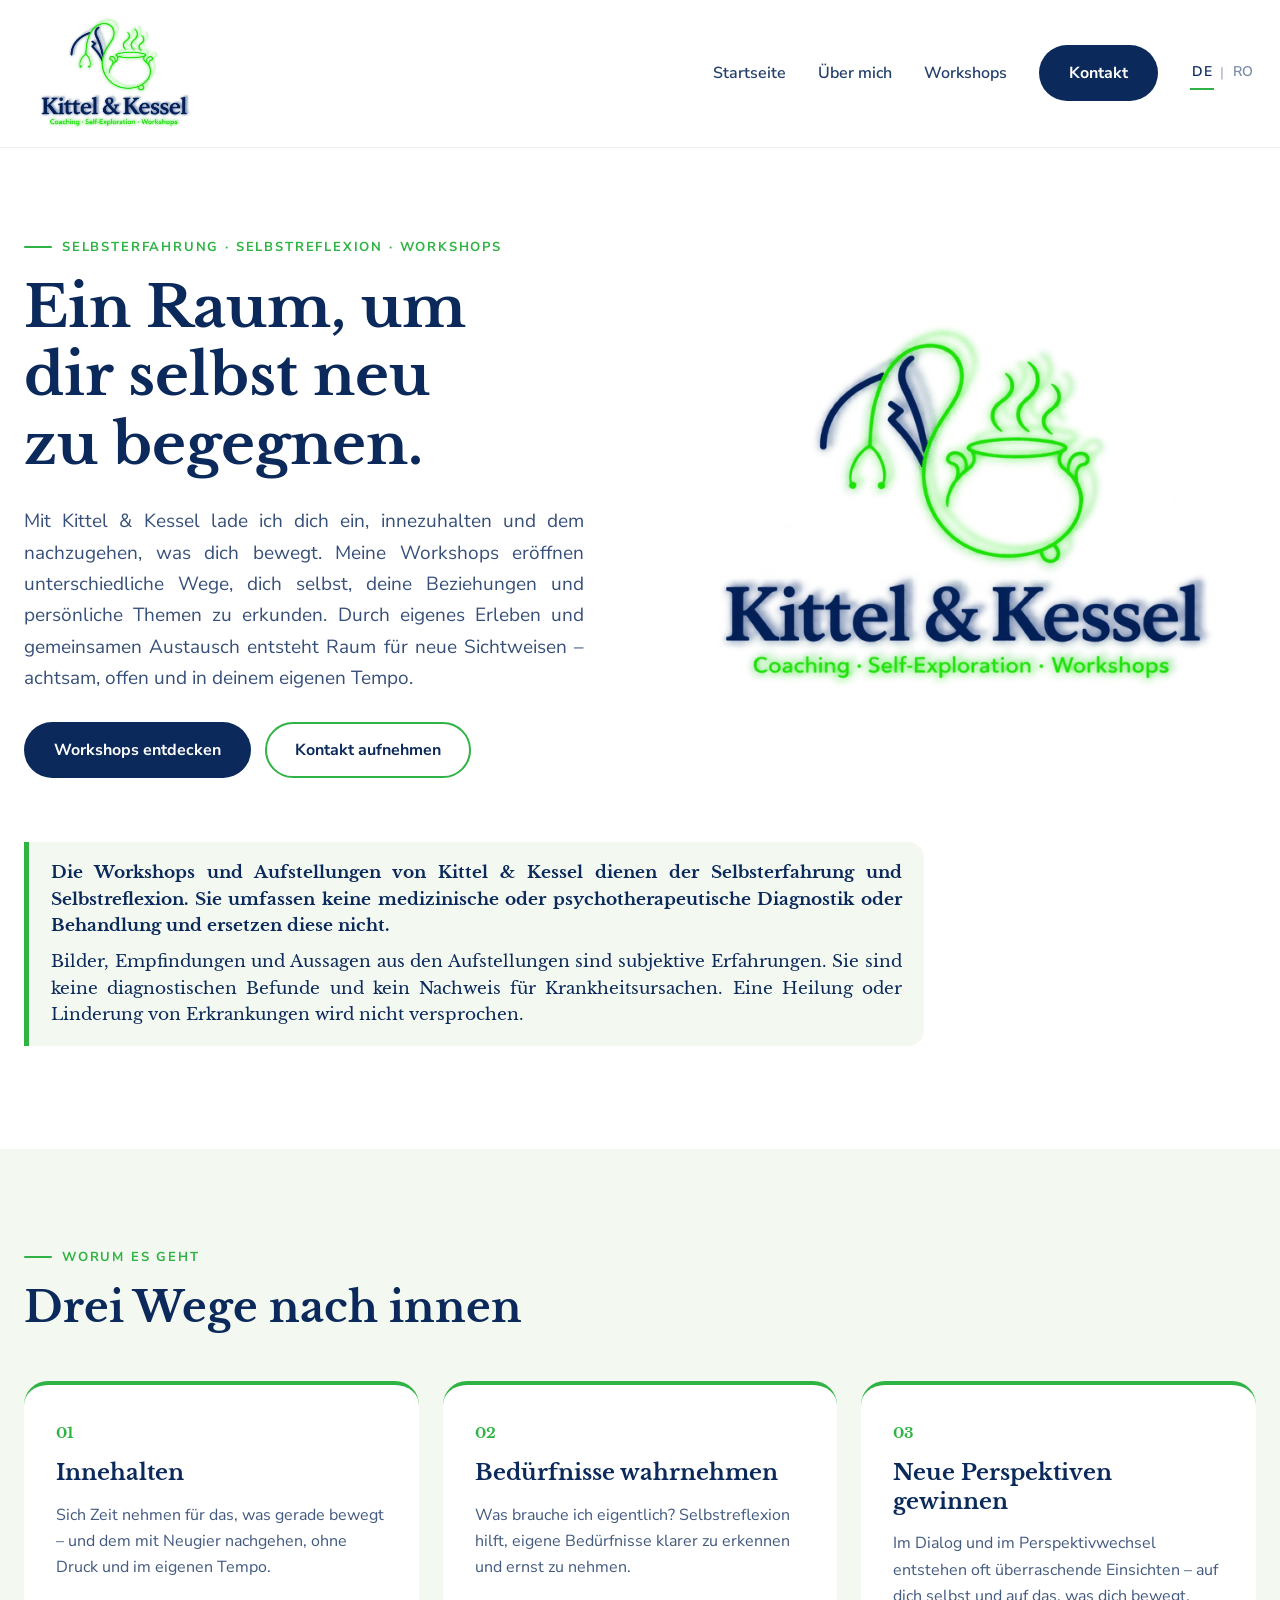
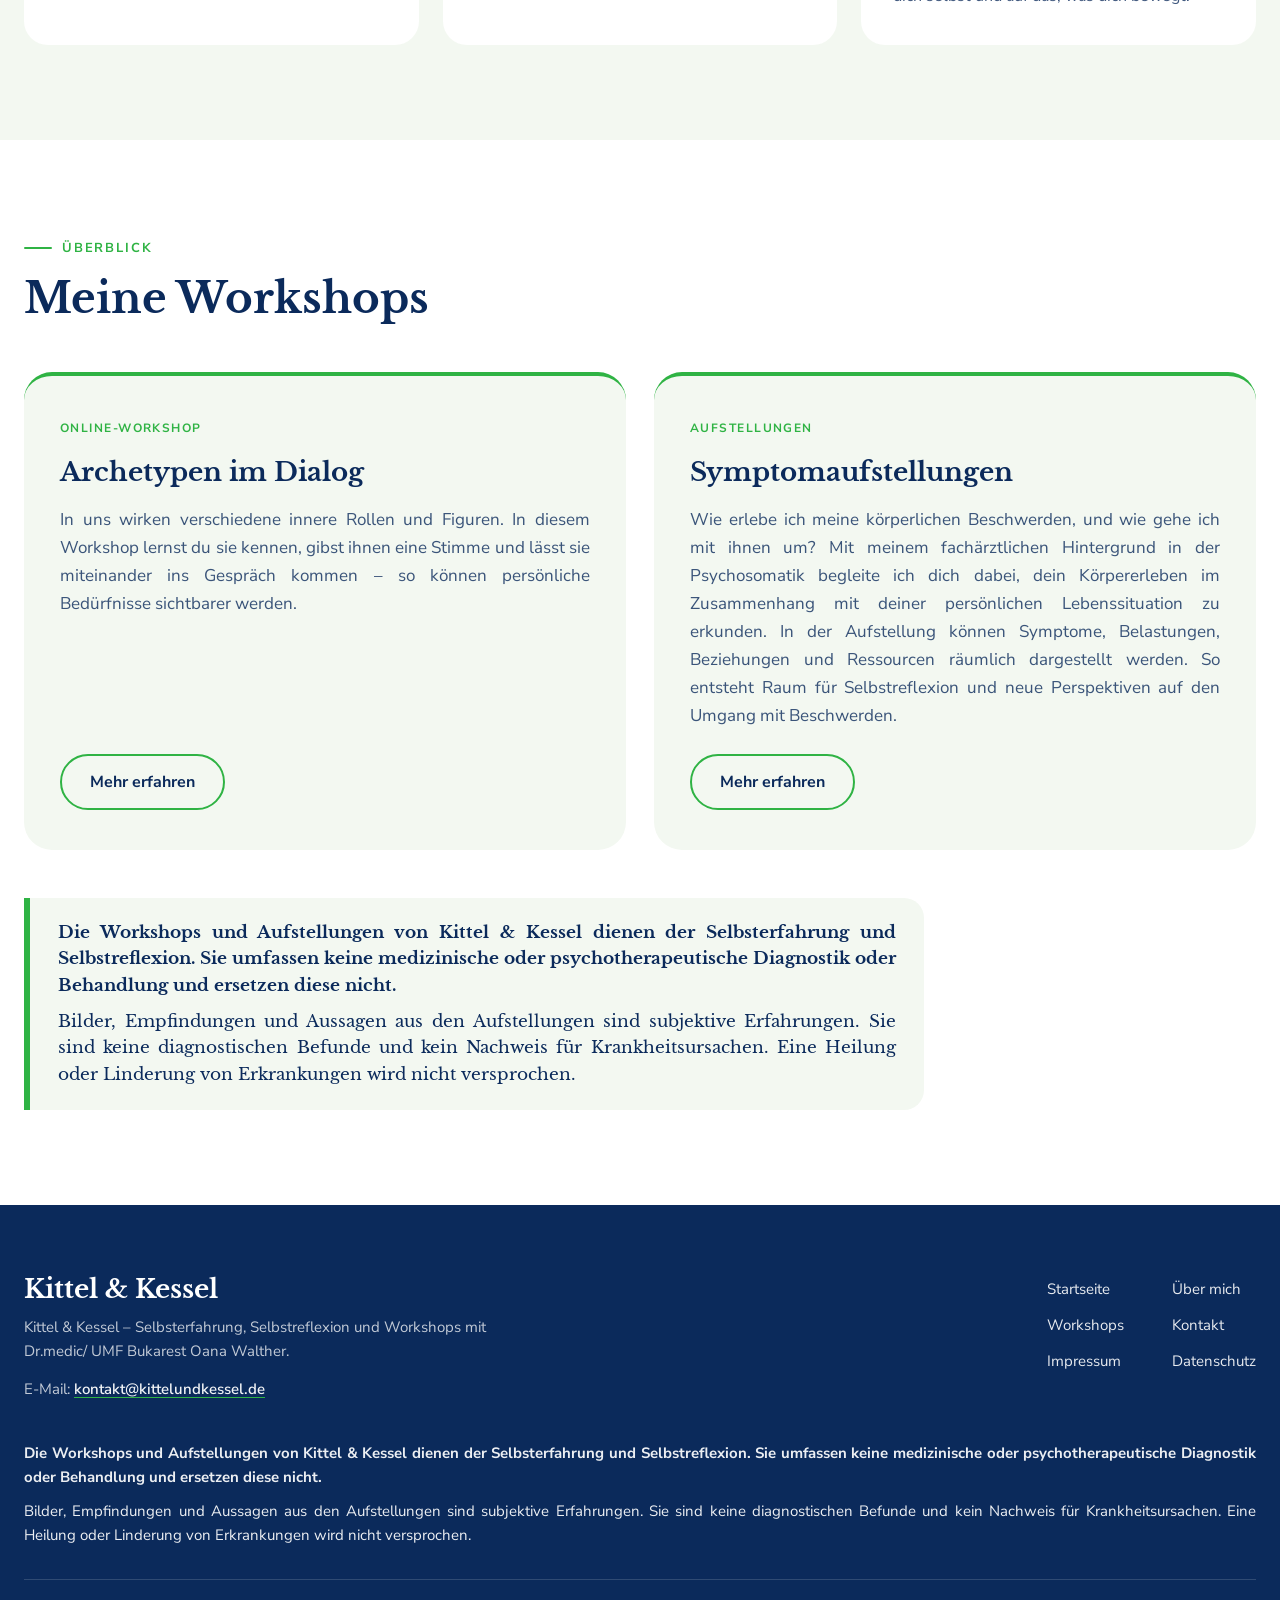
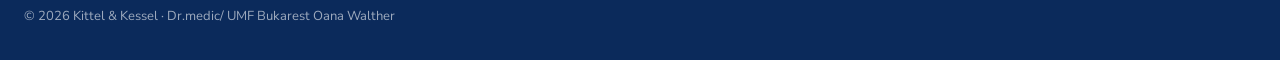
<file: index.html>
<!doctype html>
<html lang="de">
<head>
  <meta charset="utf-8">
  <meta name="viewport" content="width=device-width, initial-scale=1">
  <title>Home page</title>
  <meta property="og:type" content="website">
  <meta property="og:title" content="Home page">
  <link rel="icon" type="image/png" sizes="16x16" href="images/favicon-16.png">
  <link rel="icon" type="image/png" sizes="32x32" href="images/favicon-32.png">
  <link rel="preload" href="fonts/libre-baskerville-700.woff2" as="font" type="font/woff2" crossorigin>
  <link rel="preload" href="fonts/nunito-sans-regular.woff2" as="font" type="font/woff2" crossorigin>
  <link rel="alternate" hreflang="de" href="index.html">
  <link rel="alternate" hreflang="ro" href="ro/index.html">
  <link rel="stylesheet" href="css/styles.css?v=2">
  <script>document.documentElement.classList.add('js')</script>
  <script src="js/main.js?v=2" defer></script>
</head>
<body>
  <a href="#main-content" class="skip-link">Zum Inhalt springen</a>

  <header class="section site-header scheme-light">
    <div class="site-header__inner">
      <a href="index.html" class="site-header__brand" aria-label="Kittel &amp; Kessel – Startseite">
        <img class="site-header__logo" src="images/logo-sm.png"
             srcset="images/logo-sm.png 350w, images/logo-sm2x.png 700w, images/logo-md.png 500w"
             sizes="180px" alt="Kittel &amp; Kessel Logo" width="180" height="120">
      </a>
      <button class="burger" aria-label="Menü" aria-expanded="false"><span></span><span></span><span></span></button>
      <nav class="site-nav">
        <a href="index.html" class="site-nav__link">Startseite</a>
        <a href="ueber-mich.html" class="site-nav__link">Über mich</a>
        <a href="workshops.html" class="site-nav__link">Workshops</a>
        <a href="kontakt.html" class="btn btn--solid">Kontakt</a>
        <div class="lang-switch" aria-label="Sprache wählen"><a href="index.html" hreflang="de" lang="de" aria-current="page">DE</a><span aria-hidden="true">|</span><a href="ro/index.html" hreflang="ro" lang="ro">RO</a></div>
      </nav>
    </div>
  </header>

  <main id="main-content">
    <!-- Hero -->
    <section class="section hero scheme-light">
      <div class="hero__inner">
        <div class="hero__copy">
          <div class="heading reveal">
            <span class="eyebrow">Selbsterfahrung · Selbstreflexion · Workshops</span>
            <h1 class="title title--l1">Ein Raum, um dir selbst neu zu begegnen.</h1>
          </div>
          <p class="hero__lead reveal" style="--delay:.1s">Mit Kittel &amp; Kessel lade ich dich ein, innezuhalten und dem nachzugehen, was dich bewegt. Meine Workshops eröffnen unterschiedliche Wege, dich selbst, deine Beziehungen und persönliche Themen zu erkunden. Durch eigenes Erleben und gemeinsamen Austausch entsteht Raum für neue Sichtweisen – achtsam, offen und in deinem eigenen Tempo.</p>
          <div class="hero__actions reveal" style="--delay:.2s">
            <a href="#meine-workshops" class="btn btn--solid">Workshops entdecken</a>
            <a href="kontakt.html" class="btn btn--outline">Kontakt aufnehmen</a>
          </div>
        </div>
        <div class="hero__visual reveal reveal--scale" style="--delay:.15s">
          <div class="hero__panel">
            <img class="hero__logo" src="images/logo-md2x.png"
                 srcset="images/logo-sm.png 350w, images/logo-md.png 500w, images/logo-sm2x.png 700w, images/logo-md2x.png 1000w, images/logo-lg.png 1280w, images/logo-xlg.png 1920w"
                 sizes="(max-width: 900px) 440px, 620px" alt="Kittel &amp; Kessel Logo" width="1280" height="853">
          </div>
        </div>
        <div class="disclaimer hero__note reveal" lang="de" style="--delay:.3s">
          <p>Die Workshops und Aufstellungen von Kittel &amp; Kessel dienen der Selbsterfahrung und Selbstreflexion. Sie umfassen keine medizinische oder psychotherapeutische Diagnostik oder Behandlung und ersetzen diese nicht.</p>
          <p>Bilder, Empfindungen und Aussagen aus den Aufstellungen sind subjektive Erfahrungen. Sie sind keine diagnostischen Befunde und kein Nachweis für Krankheitsursachen. Eine Heilung oder Linderung von Erkrankungen wird nicht versprochen.</p>
        </div>
      </div>
    </section>

    <!-- Worum es geht -->
    <section class="section ways scheme-green">
      <div class="ways__inner">
        <div class="heading">
          <span class="eyebrow">Worum es geht</span>
          <h2 class="title title--l2">Drei Wege nach innen</h2>
        </div>
        <div class="ways__grid">
          <div class="reveal">
            <div class="way-card">
              <span class="way-card__num">01</span>
              <h3 class="way-card__title">Innehalten</h3>
              <p class="way-card__text">Sich Zeit nehmen für das, was gerade bewegt – und dem mit Neugier nachgehen, ohne Druck und im eigenen Tempo.</p>
            </div>
          </div>
          <div class="reveal" style="--delay:.1s">
            <div class="way-card">
              <span class="way-card__num">02</span>
              <h3 class="way-card__title">Bedürfnisse wahrnehmen</h3>
              <p class="way-card__text">Was brauche ich eigentlich? Selbstreflexion hilft, eigene Bedürfnisse klarer zu erkennen und ernst zu nehmen.</p>
            </div>
          </div>
          <div class="reveal" style="--delay:.2s">
            <div class="way-card">
              <span class="way-card__num">03</span>
              <h3 class="way-card__title">Neue Perspektiven gewinnen</h3>
              <p class="way-card__text">Im Dialog und im Perspektivwechsel entstehen oft überraschende Einsichten – auf dich selbst und auf das, was dich bewegt.</p>
            </div>
          </div>
        </div>
      </div>
    </section>

    <!-- Meine Workshops -->
    <section id="meine-workshops" class="section workshops scheme-light">
      <div class="workshops__inner">
        <div class="heading">
          <span class="eyebrow">Überblick</span>
          <h2 class="title title--l2">Meine Workshops</h2>
        </div>
        <div class="workshops__grid">
          <div class="workshops__cell reveal">
            <div class="workshop-card">
              <span class="workshop-card__tag">Online-Workshop</span>
              <h3 class="workshop-card__title">Archetypen im Dialog</h3>
              <p class="workshop-card__text" lang="de">In uns wirken verschiedene innere Rollen und Figuren. In diesem Workshop lernst du sie kennen, gibst ihnen eine Stimme und lässt sie miteinander ins Gespräch kommen – so können persönliche Bedürfnisse sichtbarer werden.</p>
              <div class="workshop-card__btn"><a href="workshops.html#archetypen" class="btn btn--outline">Mehr erfahren</a></div>
            </div>
          </div>
          <div class="workshops__cell reveal" style="--delay:.1s">
            <div class="workshop-card">
              <span class="workshop-card__tag">Aufstellungen</span>
              <h3 class="workshop-card__title">Symptomaufstellungen</h3>
              <p class="workshop-card__text" lang="de">Wie erlebe ich meine körperlichen Beschwerden, und wie gehe ich mit ihnen um? Mit meinem fachärztlichen Hintergrund in der Psychosomatik begleite ich dich dabei, dein Körpererleben im Zusammenhang mit deiner persönlichen Lebenssituation zu erkunden. In der Aufstellung können Symptome, Belastungen, Beziehungen und Ressourcen räumlich dargestellt werden. So entsteht Raum für Selbstreflexion und neue Perspektiven auf den Umgang mit Beschwerden.</p>
              <div class="workshop-card__btn"><a href="workshops.html#symptomaufstellungen" class="btn btn--outline">Mehr erfahren</a></div>
            </div>
          </div>
        </div>
        <div class="disclaimer workshops__note" lang="de">
          <p>Die Workshops und Aufstellungen von Kittel &amp; Kessel dienen der Selbsterfahrung und Selbstreflexion. Sie umfassen keine medizinische oder psychotherapeutische Diagnostik oder Behandlung und ersetzen diese nicht.</p>
          <p>Bilder, Empfindungen und Aussagen aus den Aufstellungen sind subjektive Erfahrungen. Sie sind keine diagnostischen Befunde und kein Nachweis für Krankheitsursachen. Eine Heilung oder Linderung von Erkrankungen wird nicht versprochen.</p>
        </div>
      </div>
    </section>
  </main>

  <footer class="section site-footer scheme-dark">
    <div class="site-footer__inner">
      <div class="site-footer__brand">
        <span class="site-footer__name">Kittel &amp; Kessel</span>
        <p class="site-footer__tag">Kittel &amp; Kessel – Selbsterfahrung, Selbstreflexion und Workshops mit <span class="nowrap">Dr.medic/ UMF Bukarest Oana Walther</span>.</p>
        <p class="site-footer__contact">E-Mail: <a href="mailto:kontakt@kittelundkessel.de">kontakt@kittelundkessel.de</a></p>
      </div>
      <nav class="site-footer__nav">
        <a href="index.html" class="site-footer__link">Startseite</a>
        <a href="ueber-mich.html" class="site-footer__link">Über mich</a>
        <a href="workshops.html" class="site-footer__link">Workshops</a>
        <a href="kontakt.html" class="site-footer__link">Kontakt</a>
        <a href="impressum.html" class="site-footer__link">Impressum</a>
        <a href="datenschutz.html" class="site-footer__link">Datenschutz</a>
      </nav>
    </div>
    <div class="site-footer__hint" lang="de">
      <p>Die Workshops und Aufstellungen von Kittel &amp; Kessel dienen der Selbsterfahrung und Selbstreflexion. Sie umfassen keine medizinische oder psychotherapeutische Diagnostik oder Behandlung und ersetzen diese nicht.</p>
      <p>Bilder, Empfindungen und Aussagen aus den Aufstellungen sind subjektive Erfahrungen. Sie sind keine diagnostischen Befunde und kein Nachweis für Krankheitsursachen. Eine Heilung oder Linderung von Erkrankungen wird nicht versprochen.</p>
    </div>
    <div class="site-footer__bottom">© 2026 Kittel &amp; Kessel · Dr.medic/ UMF Bukarest Oana Walther</div>
  </footer>
</body>
</html>
</file>
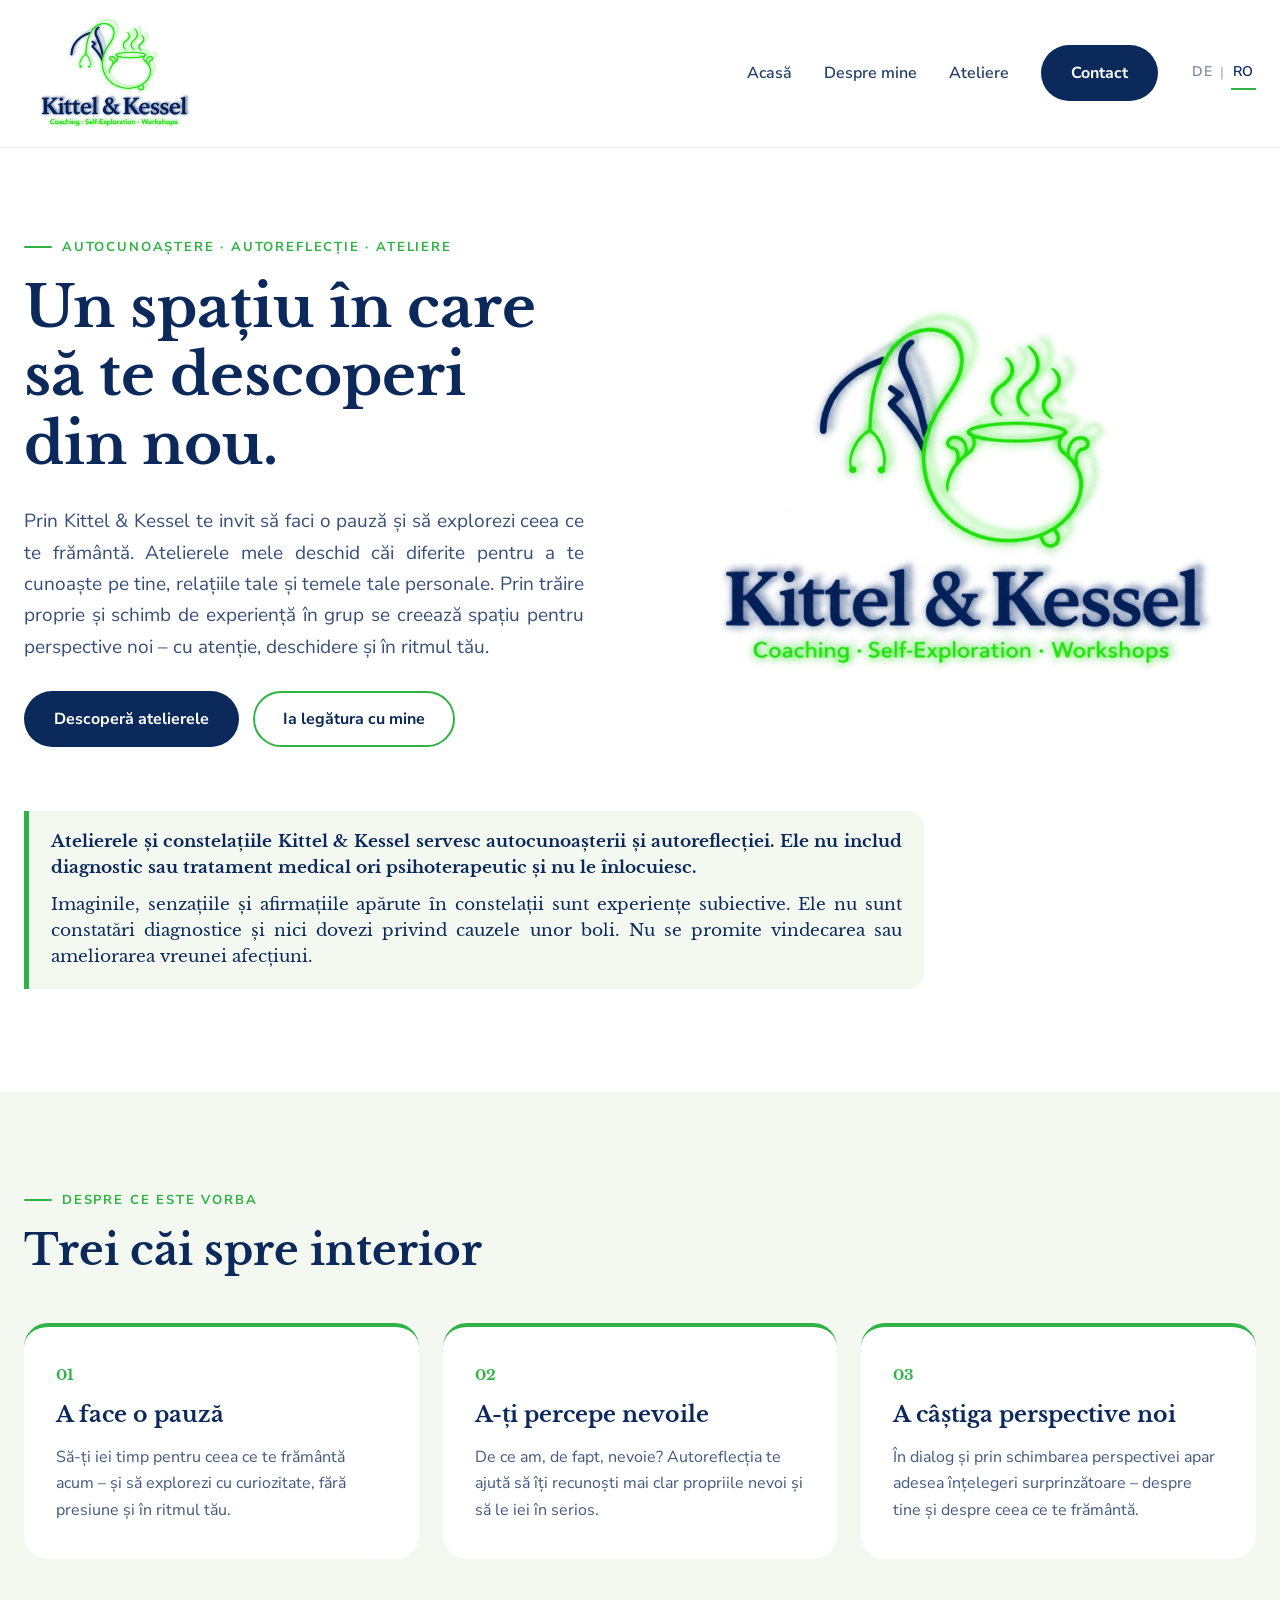
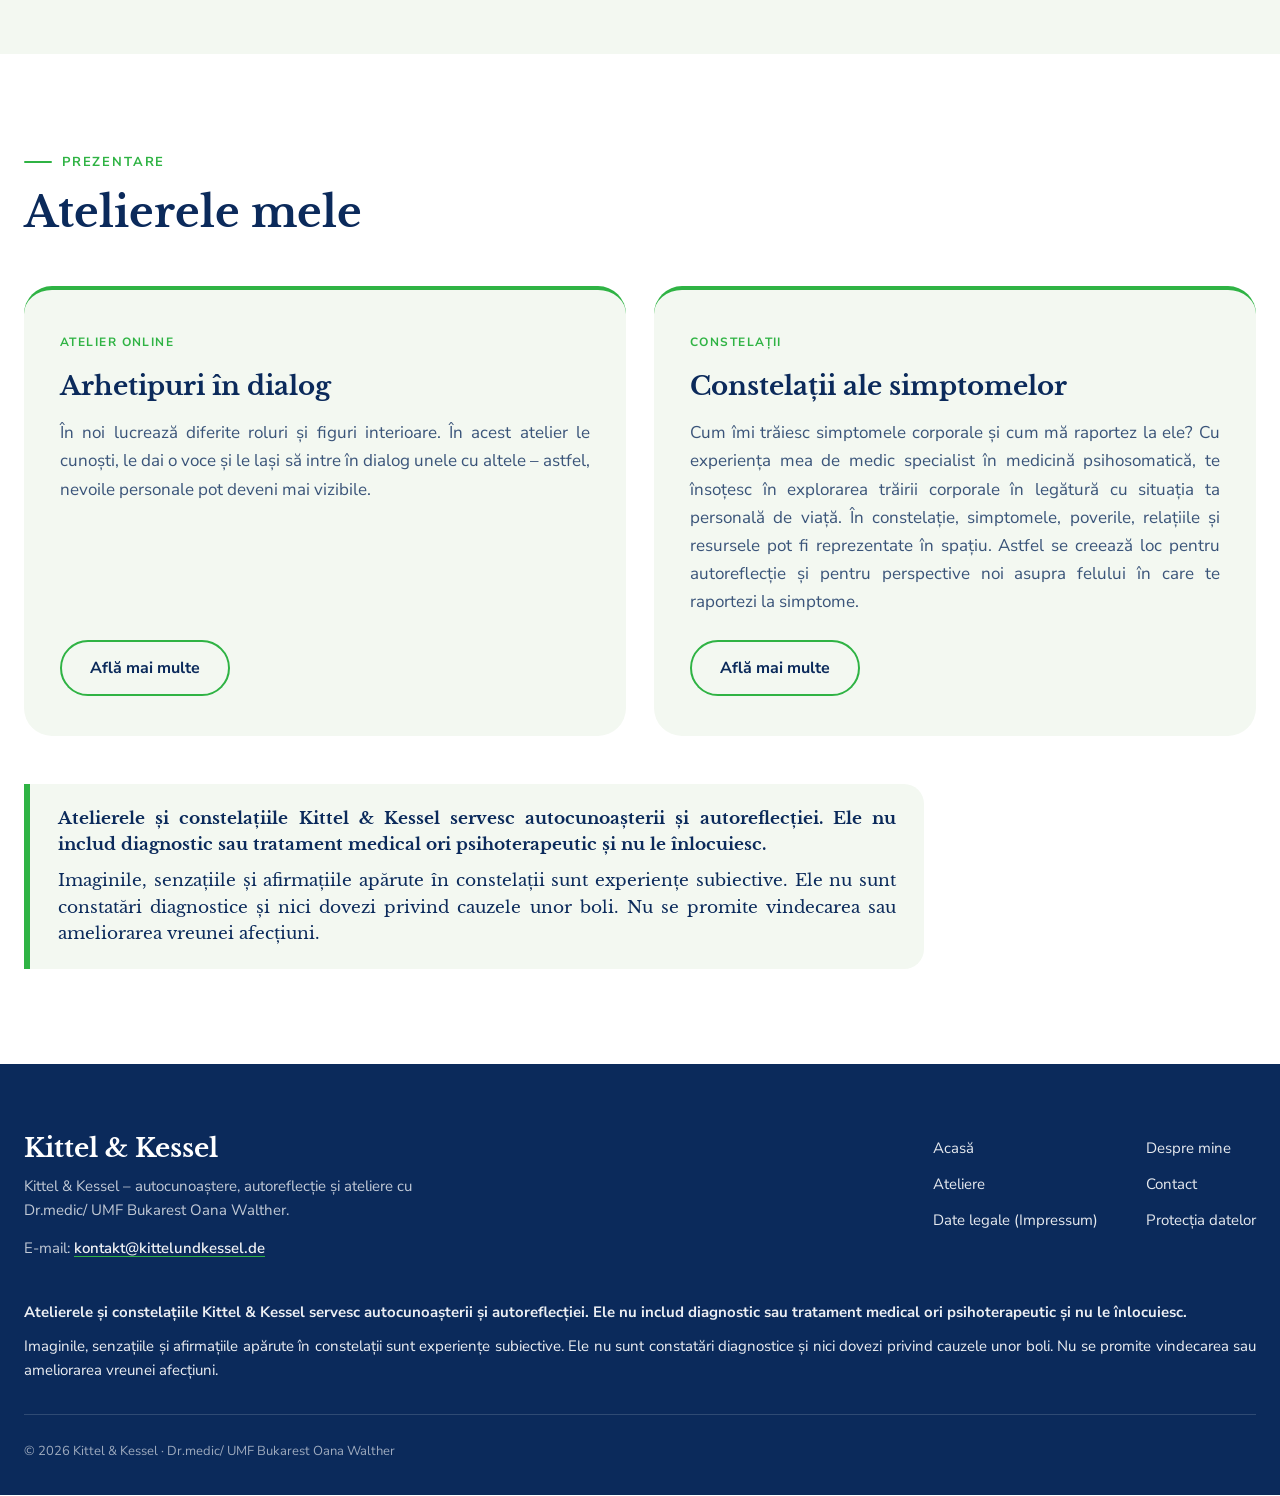
<file: ro/index.html>
<!doctype html>
<html lang="ro">
<head>
  <meta charset="utf-8">
  <meta name="viewport" content="width=device-width, initial-scale=1">
  <title>Acasă</title>
  <meta property="og:type" content="website">
  <meta property="og:title" content="Acasă">
  <meta property="og:locale" content="ro_RO">
  <link rel="icon" type="image/png" sizes="16x16" href="../images/favicon-16.png">
  <link rel="icon" type="image/png" sizes="32x32" href="../images/favicon-32.png">
  <link rel="preload" href="../fonts/libre-baskerville-700.woff2" as="font" type="font/woff2" crossorigin>
  <link rel="preload" href="../fonts/nunito-sans-regular.woff2" as="font" type="font/woff2" crossorigin>
  <link rel="alternate" hreflang="de" href="../index.html">
  <link rel="alternate" hreflang="ro" href="index.html">
  <link rel="stylesheet" href="../css/styles.css?v=2">
  <script>document.documentElement.classList.add('js')</script>
  <script src="../js/main.js?v=2" defer></script>
</head>
<body>
  <a href="#main-content" class="skip-link">Salt la conținut</a>

  <header class="section site-header scheme-light">
    <div class="site-header__inner">
      <a href="index.html" class="site-header__brand" aria-label="Kittel &amp; Kessel – Pagina principală">
        <img class="site-header__logo" src="../images/logo-sm.png"
             srcset="../images/logo-sm.png 350w, ../images/logo-sm2x.png 700w, ../images/logo-md.png 500w"
             sizes="180px" alt="Logo Kittel &amp; Kessel" width="180" height="120">
      </a>
      <button class="burger" aria-label="Meniu" aria-expanded="false"><span></span><span></span><span></span></button>
      <nav class="site-nav">
        <a href="index.html" class="site-nav__link">Acasă</a>
        <a href="ueber-mich.html" class="site-nav__link">Despre mine</a>
        <a href="workshops.html" class="site-nav__link">Ateliere</a>
        <a href="kontakt.html" class="btn btn--solid">Contact</a>
        <div class="lang-switch" aria-label="Alege limba"><a href="../index.html" hreflang="de" lang="de">DE</a><span aria-hidden="true">|</span><a href="index.html" hreflang="ro" lang="ro" aria-current="page">RO</a></div>
      </nav>
    </div>
  </header>

  <main id="main-content">
    <!-- Hero -->
    <section class="section hero scheme-light">
      <div class="hero__inner">
        <div class="hero__copy">
          <div class="heading reveal">
            <span class="eyebrow">Autocunoaștere · Autoreflecție · Ateliere</span>
            <h1 class="title title--l1">Un spațiu în care să te descoperi din nou.</h1>
          </div>
          <p class="hero__lead reveal" style="--delay:.1s">Prin Kittel &amp; Kessel te invit să faci o pauză și să explorezi ceea ce te frământă. Atelierele mele deschid căi diferite pentru a te cunoaște pe tine, relațiile tale și temele tale personale. Prin trăire proprie și schimb de experiență în grup se creează spațiu pentru perspective noi – cu atenție, deschidere și în ritmul tău.</p>
          <div class="hero__actions reveal" style="--delay:.2s">
            <a href="#meine-workshops" class="btn btn--solid">Descoperă atelierele</a>
            <a href="kontakt.html" class="btn btn--outline">Ia legătura cu mine</a>
          </div>
        </div>
        <div class="hero__visual reveal reveal--scale" style="--delay:.15s">
          <div class="hero__panel">
            <img class="hero__logo" src="../images/logo-md2x.png"
                 srcset="../images/logo-sm.png 350w, ../images/logo-md.png 500w, ../images/logo-sm2x.png 700w, ../images/logo-md2x.png 1000w, ../images/logo-lg.png 1280w, ../images/logo-xlg.png 1920w"
                 sizes="(max-width: 900px) 440px, 620px" alt="Logo Kittel &amp; Kessel" width="1280" height="853">
          </div>
        </div>
        <div class="disclaimer hero__note reveal" style="--delay:.3s">
          <p>Atelierele și constelațiile Kittel &amp; Kessel servesc autocunoașterii și autoreflecției. Ele nu includ diagnostic sau tratament medical ori psihoterapeutic și nu le înlocuiesc.</p>
          <p>Imaginile, senzațiile și afirmațiile apărute în constelații sunt experiențe subiective. Ele nu sunt constatări diagnostice și nici dovezi privind cauzele unor boli. Nu se promite vindecarea sau ameliorarea vreunei afecțiuni.</p>
        </div>
      </div>
    </section>

    <!-- Despre ce este vorba -->
    <section class="section ways scheme-green">
      <div class="ways__inner">
        <div class="heading">
          <span class="eyebrow">Despre ce este vorba</span>
          <h2 class="title title--l2">Trei căi spre interior</h2>
        </div>
        <div class="ways__grid">
          <div class="reveal">
            <div class="way-card">
              <span class="way-card__num">01</span>
              <h3 class="way-card__title">A face o pauză</h3>
              <p class="way-card__text">Să-ți iei timp pentru ceea ce te frământă acum – și să explorezi cu curiozitate, fără presiune și în ritmul tău.</p>
            </div>
          </div>
          <div class="reveal" style="--delay:.1s">
            <div class="way-card">
              <span class="way-card__num">02</span>
              <h3 class="way-card__title">A-ți percepe nevoile</h3>
              <p class="way-card__text">De ce am, de fapt, nevoie? Autoreflecția te ajută să îți recunoști mai clar propriile nevoi și să le iei în serios.</p>
            </div>
          </div>
          <div class="reveal" style="--delay:.2s">
            <div class="way-card">
              <span class="way-card__num">03</span>
              <h3 class="way-card__title">A câștiga perspective noi</h3>
              <p class="way-card__text">În dialog și prin schimbarea perspectivei apar adesea înțelegeri surprinzătoare – despre tine și despre ceea ce te frământă.</p>
            </div>
          </div>
        </div>
      </div>
    </section>

    <!-- Atelierele mele -->
    <section id="meine-workshops" class="section workshops scheme-light">
      <div class="workshops__inner">
        <div class="heading">
          <span class="eyebrow">Prezentare</span>
          <h2 class="title title--l2">Atelierele mele</h2>
        </div>
        <div class="workshops__grid">
          <div class="workshops__cell reveal">
            <div class="workshop-card">
              <span class="workshop-card__tag">Atelier online</span>
              <h3 class="workshop-card__title">Arhetipuri în dialog</h3>
              <p class="workshop-card__text">În noi lucrează diferite roluri și figuri interioare. În acest atelier le cunoști, le dai o voce și le lași să intre în dialog unele cu altele – astfel, nevoile personale pot deveni mai vizibile.</p>
              <div class="workshop-card__btn"><a href="workshops.html#archetypen" class="btn btn--outline">Află mai multe</a></div>
            </div>
          </div>
          <div class="workshops__cell reveal" style="--delay:.1s">
            <div class="workshop-card">
              <span class="workshop-card__tag">Constelații</span>
              <h3 class="workshop-card__title">Constelații ale simptomelor</h3>
              <p class="workshop-card__text">Cum îmi trăiesc simptomele corporale și cum mă raportez la ele? Cu experiența mea de medic specialist în medicină psihosomatică, te însoțesc în explorarea trăirii corporale în legătură cu situația ta personală de viață. În constelație, simptomele, poverile, relațiile și resursele pot fi reprezentate în spațiu. Astfel se creează loc pentru autoreflecție și pentru perspective noi asupra felului în care te raportezi la simptome.</p>
              <div class="workshop-card__btn"><a href="workshops.html#symptomaufstellungen" class="btn btn--outline">Află mai multe</a></div>
            </div>
          </div>
        </div>
        <div class="disclaimer workshops__note">
          <p>Atelierele și constelațiile Kittel &amp; Kessel servesc autocunoașterii și autoreflecției. Ele nu includ diagnostic sau tratament medical ori psihoterapeutic și nu le înlocuiesc.</p>
          <p>Imaginile, senzațiile și afirmațiile apărute în constelații sunt experiențe subiective. Ele nu sunt constatări diagnostice și nici dovezi privind cauzele unor boli. Nu se promite vindecarea sau ameliorarea vreunei afecțiuni.</p>
        </div>
      </div>
    </section>
  </main>

  <footer class="section site-footer scheme-dark">
    <div class="site-footer__inner">
      <div class="site-footer__brand">
        <span class="site-footer__name">Kittel &amp; Kessel</span>
        <p class="site-footer__tag">Kittel &amp; Kessel – autocunoaștere, autoreflecție și ateliere cu <span class="nowrap">Dr.medic/ UMF Bukarest Oana Walther</span>.</p>
        <p class="site-footer__contact">E-mail: <a href="mailto:kontakt@kittelundkessel.de">kontakt@kittelundkessel.de</a></p>
      </div>
      <nav class="site-footer__nav">
        <a href="index.html" class="site-footer__link">Acasă</a>
        <a href="ueber-mich.html" class="site-footer__link">Despre mine</a>
        <a href="workshops.html" class="site-footer__link">Ateliere</a>
        <a href="kontakt.html" class="site-footer__link">Contact</a>
        <a href="impressum.html" class="site-footer__link">Date legale (Impressum)</a>
        <a href="datenschutz.html" class="site-footer__link">Protecția datelor</a>
      </nav>
    </div>
    <div class="site-footer__hint">
      <p>Atelierele și constelațiile Kittel &amp; Kessel servesc autocunoașterii și autoreflecției. Ele nu includ diagnostic sau tratament medical ori psihoterapeutic și nu le înlocuiesc.</p>
      <p>Imaginile, senzațiile și afirmațiile apărute în constelații sunt experiențe subiective. Ele nu sunt constatări diagnostice și nici dovezi privind cauzele unor boli. Nu se promite vindecarea sau ameliorarea vreunei afecțiuni.</p>
    </div>
    <div class="site-footer__bottom">© 2026 Kittel &amp; Kessel · Dr.medic/ UMF Bukarest Oana Walther</div>
  </footer>
</body>
</html>
</file>
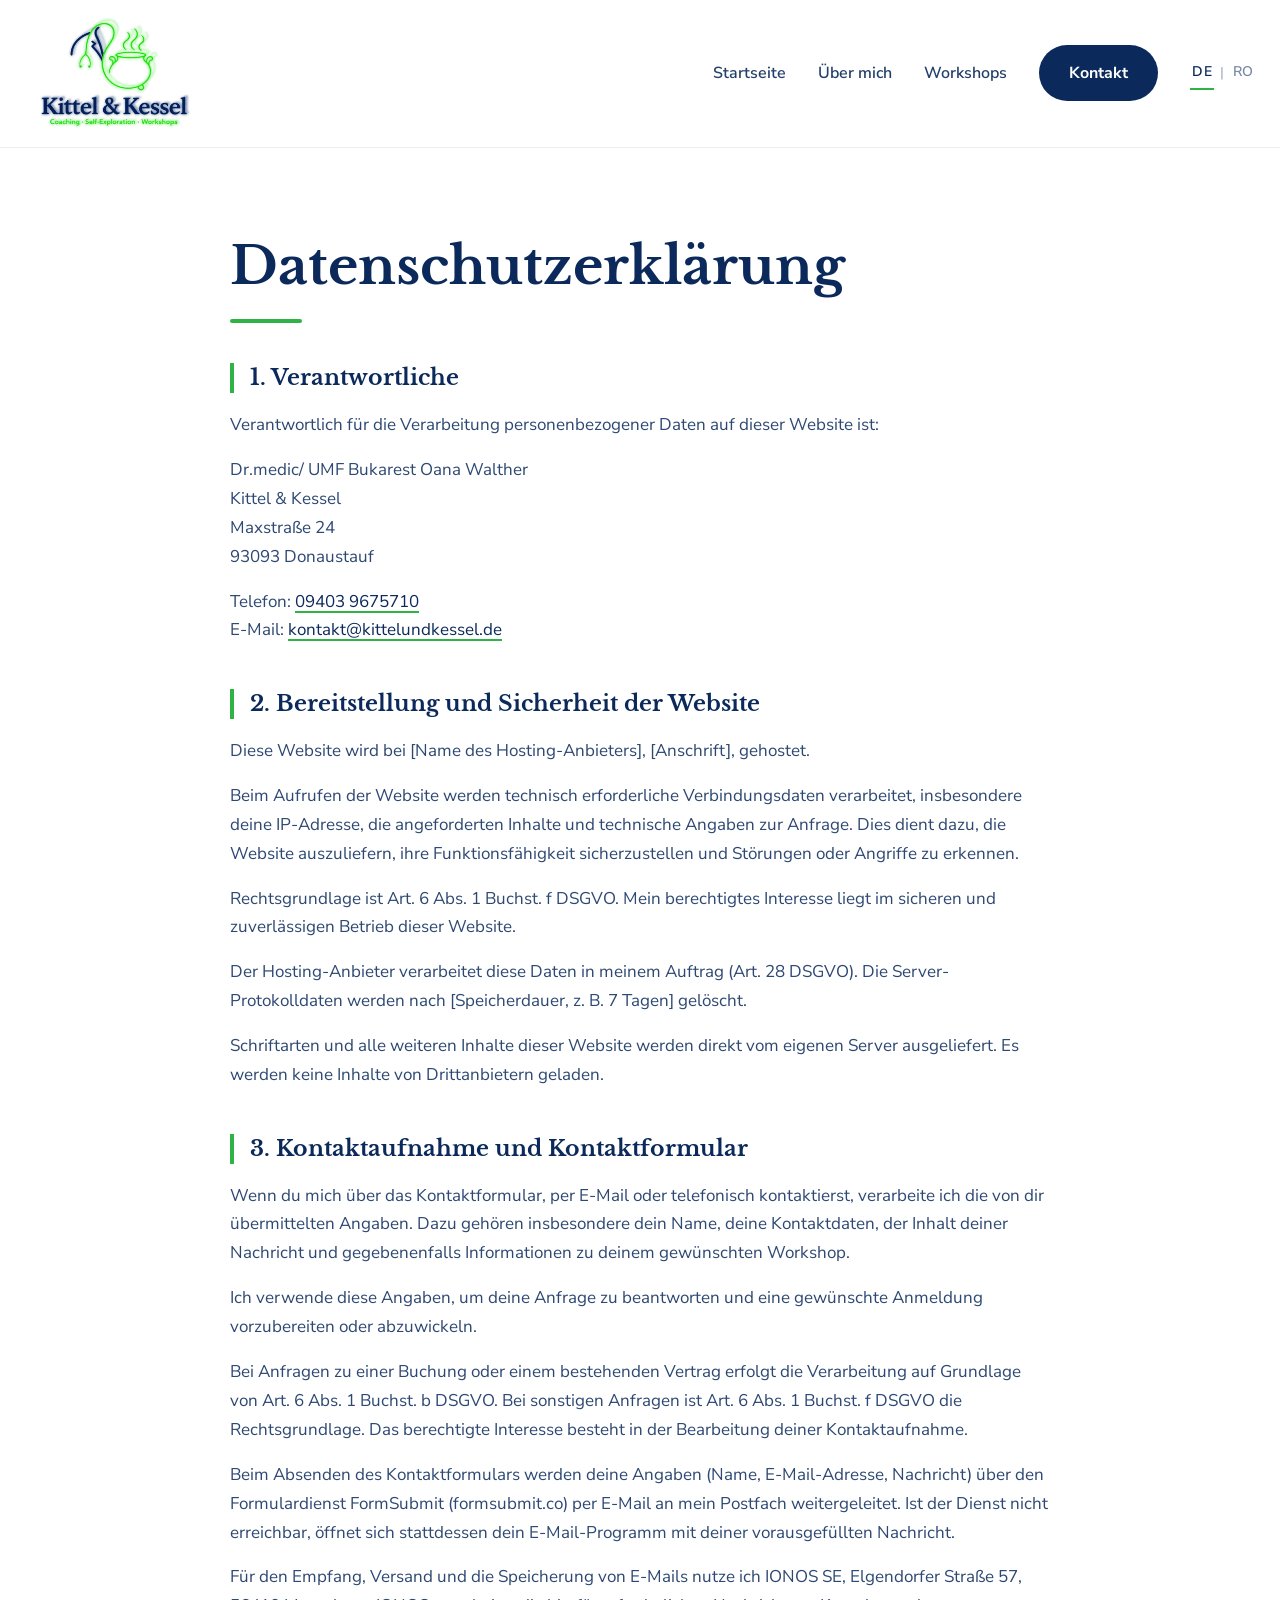
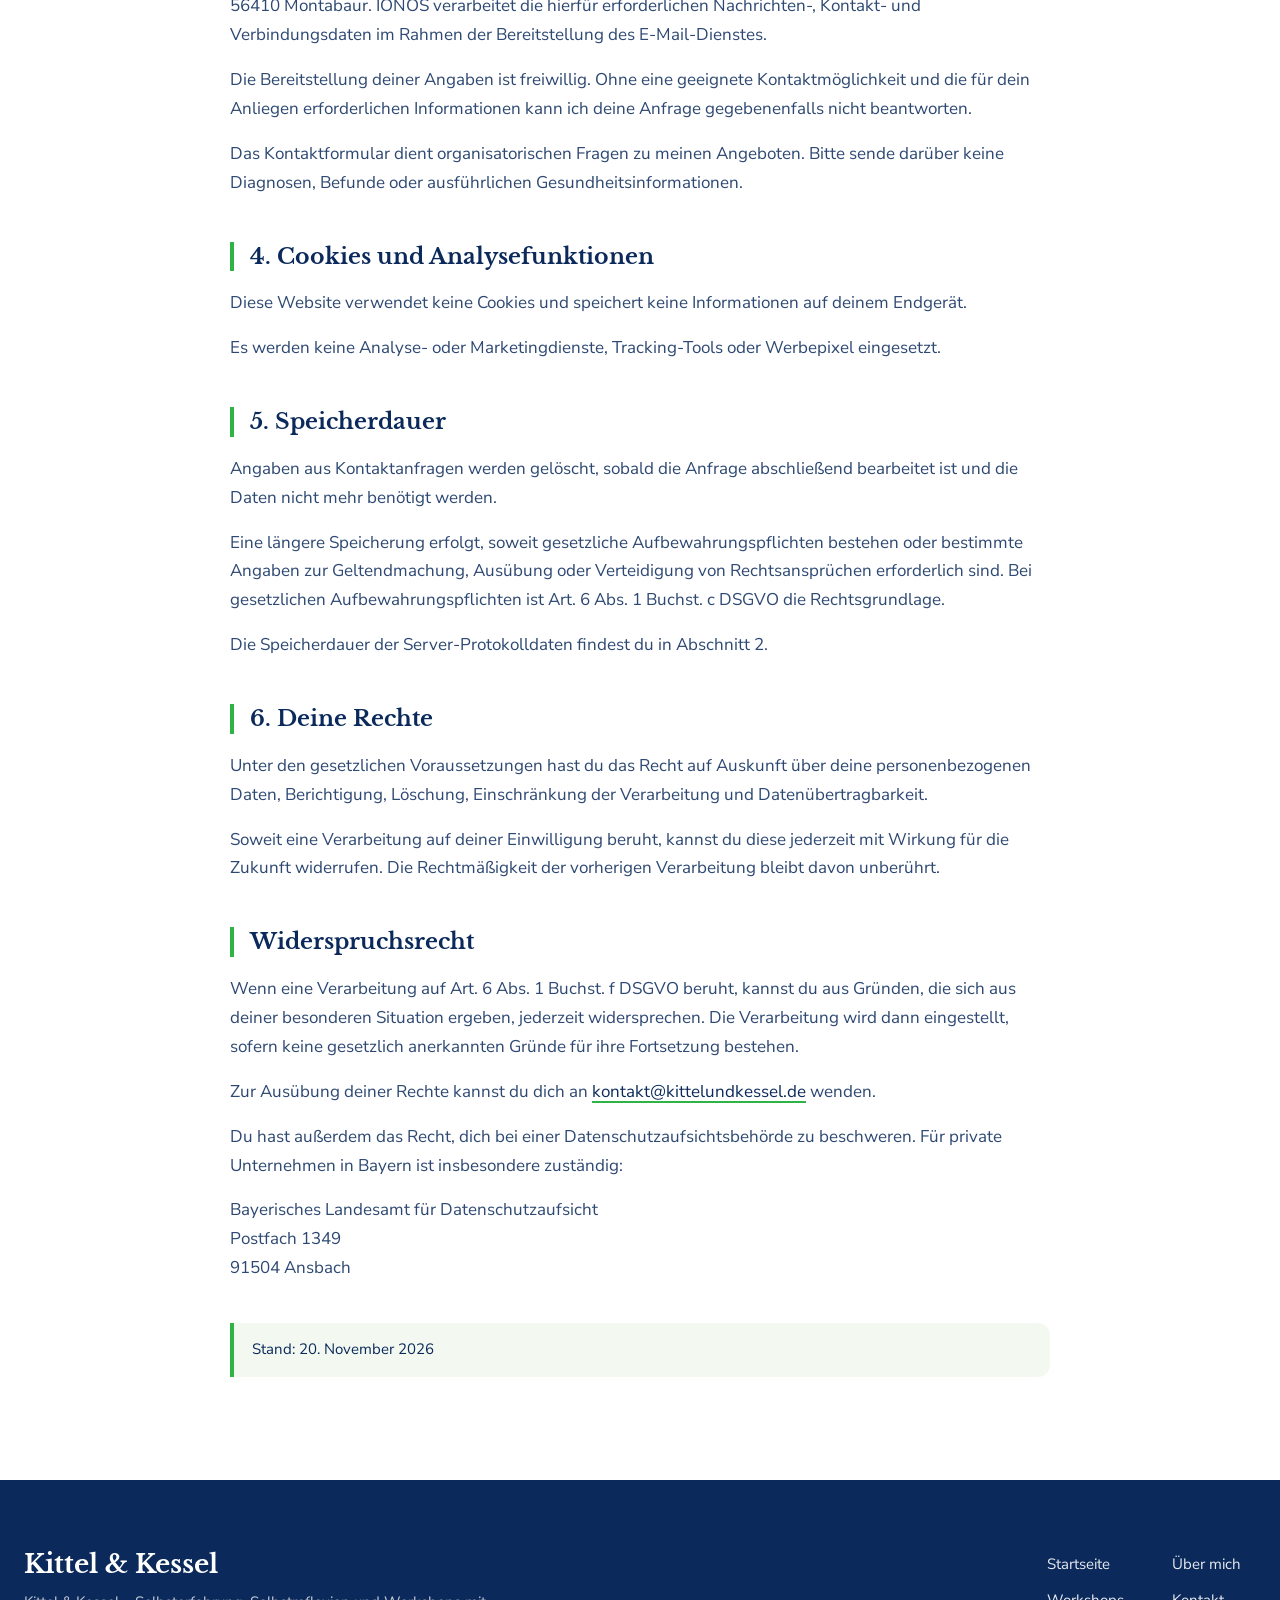
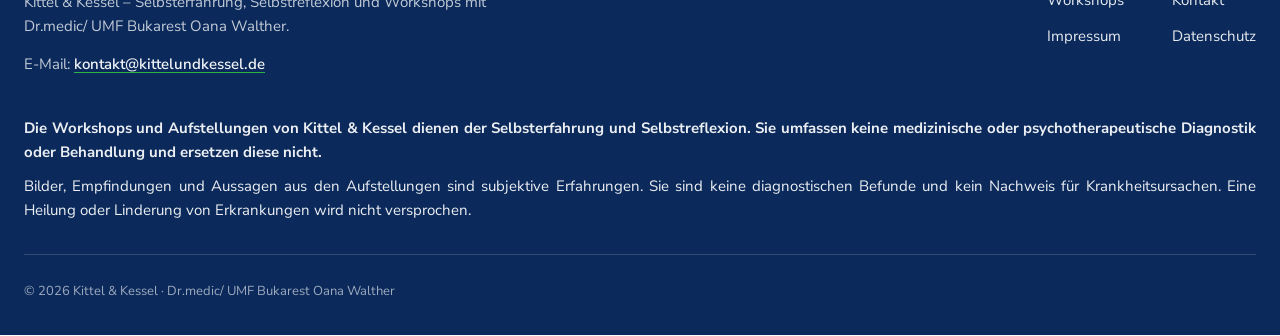
<file: datenschutz.html>
<!doctype html>
<html lang="de">
<head>
  <meta charset="utf-8">
  <meta name="viewport" content="width=device-width, initial-scale=1">
  <title>Datenschutz</title>
  <meta property="og:type" content="website">
  <meta property="og:title" content="Datenschutz">
  <link rel="icon" type="image/png" sizes="16x16" href="images/favicon-16.png">
  <link rel="icon" type="image/png" sizes="32x32" href="images/favicon-32.png">
  <link rel="preload" href="fonts/libre-baskerville-700.woff2" as="font" type="font/woff2" crossorigin>
  <link rel="preload" href="fonts/nunito-sans-regular.woff2" as="font" type="font/woff2" crossorigin>
  <link rel="alternate" hreflang="de" href="datenschutz.html">
  <link rel="alternate" hreflang="ro" href="ro/datenschutz.html">
  <link rel="stylesheet" href="css/styles.css?v=2">
  <script>document.documentElement.classList.add('js')</script>
  <script src="js/main.js?v=2" defer></script>
</head>
<body>
  <a href="#main-content" class="skip-link">Zum Inhalt springen</a>

  <header class="section site-header scheme-light">
    <div class="site-header__inner">
      <a href="index.html" class="site-header__brand" aria-label="Kittel &amp; Kessel – Startseite">
        <img class="site-header__logo" src="images/logo-sm.png"
             srcset="images/logo-sm.png 350w, images/logo-sm2x.png 700w, images/logo-md.png 500w"
             sizes="180px" alt="Kittel &amp; Kessel Logo" width="180" height="120">
      </a>
      <button class="burger" aria-label="Menü" aria-expanded="false"><span></span><span></span><span></span></button>
      <nav class="site-nav">
        <a href="index.html" class="site-nav__link">Startseite</a>
        <a href="ueber-mich.html" class="site-nav__link">Über mich</a>
        <a href="workshops.html" class="site-nav__link">Workshops</a>
        <a href="kontakt.html" class="btn btn--solid">Kontakt</a>
        <div class="lang-switch" aria-label="Sprache wählen"><a href="datenschutz.html" hreflang="de" lang="de" aria-current="page">DE</a><span aria-hidden="true">|</span><a href="ro/datenschutz.html" hreflang="ro" lang="ro">RO</a></div>
      </nav>
    </div>
  </header>

  <main id="main-content">
    <section class="section legal scheme-light">
      <div class="legal__inner">
        <h1 class="legal__title">Datenschutzerklärung</h1>
        <span class="bar"></span>
        <div class="legal__body" lang="de">
          <h2>1. Verantwortliche</h2>
          <p>Verantwortlich für die Verarbeitung personenbezogener Daten auf dieser Website ist:</p>
          <p>Dr.medic/ UMF Bukarest Oana Walther
Kittel &amp; Kessel
Maxstraße 24
93093 Donaustauf</p>
          <p>Telefon: <a href="tel:+4994039675710">09403 9675710</a>
E-Mail: <a href="mailto:kontakt@kittelundkessel.de">kontakt@kittelundkessel.de</a></p>

          <h2>2. Bereitstellung und Sicherheit der Website</h2>
          <!-- TODO: Platzhalter in [eckigen Klammern] durch die Angaben des Hosting-Anbieters ersetzen. -->
          <p>Diese Website wird bei [Name des Hosting-Anbieters], [Anschrift], gehostet.</p>
          <p>Beim Aufrufen der Website werden technisch erforderliche Verbindungsdaten verarbeitet, insbesondere deine IP-Adresse, die angeforderten Inhalte und technische Angaben zur Anfrage. Dies dient dazu, die Website auszuliefern, ihre Funktionsfähigkeit sicherzustellen und Störungen oder Angriffe zu erkennen.</p>
          <p>Rechtsgrundlage ist Art. 6 Abs. 1 Buchst. f DSGVO. Mein berechtigtes Interesse liegt im sicheren und zuverlässigen Betrieb dieser Website.</p>
          <p>Der Hosting-Anbieter verarbeitet diese Daten in meinem Auftrag (Art. 28 DSGVO). Die Server-Protokolldaten werden nach [Speicherdauer, z. B. 7 Tagen] gelöscht.</p>
          <p>Schriftarten und alle weiteren Inhalte dieser Website werden direkt vom eigenen Server ausgeliefert. Es werden keine Inhalte von Drittanbietern geladen.</p>

          <h2>3. Kontaktaufnahme und Kontaktformular</h2>
          <p>Wenn du mich über das Kontaktformular, per E-Mail oder telefonisch kontaktierst, verarbeite ich die von dir übermittelten Angaben. Dazu gehören insbesondere dein Name, deine Kontaktdaten, der Inhalt deiner Nachricht und gegebenenfalls Informationen zu deinem gewünschten Workshop.</p>
          <p>Ich verwende diese Angaben, um deine Anfrage zu beantworten und eine gewünschte Anmeldung vorzubereiten oder abzuwickeln.</p>
          <p>Bei Anfragen zu einer Buchung oder einem bestehenden Vertrag erfolgt die Verarbeitung auf Grundlage von Art. 6 Abs. 1 Buchst. b DSGVO. Bei sonstigen Anfragen ist Art. 6 Abs. 1 Buchst. f DSGVO die Rechtsgrundlage. Das berechtigte Interesse besteht in der Bearbeitung deiner Kontaktaufnahme.</p>
          <!-- TODO: Anschrift des Formulardienstes ergänzen bzw. bei Anbieterwechsel anpassen. -->
          <p>Beim Absenden des Kontaktformulars werden deine Angaben (Name, E-Mail-Adresse, Nachricht) über den Formulardienst FormSubmit (formsubmit.co) per E-Mail an mein Postfach weitergeleitet. Ist der Dienst nicht erreichbar, öffnet sich stattdessen dein E-Mail-Programm mit deiner vorausgefüllten Nachricht.</p>
          <p>Für den Empfang, Versand und die Speicherung von E-Mails nutze ich IONOS SE, Elgendorfer Straße 57, 56410 Montabaur. IONOS verarbeitet die hierfür erforderlichen Nachrichten-, Kontakt- und Verbindungsdaten im Rahmen der Bereitstellung des E-Mail-Dienstes.</p>
          <p>Die Bereitstellung deiner Angaben ist freiwillig. Ohne eine geeignete Kontaktmöglichkeit und die für dein Anliegen erforderlichen Informationen kann ich deine Anfrage gegebenenfalls nicht beantworten.</p>
          <p>Das Kontaktformular dient organisatorischen Fragen zu meinen Angeboten. Bitte sende darüber keine Diagnosen, Befunde oder ausführlichen Gesundheitsinformationen.</p>

          <h2>4. Cookies und Analysefunktionen</h2>
          <p>Diese Website verwendet keine Cookies und speichert keine Informationen auf deinem Endgerät.</p>
          <p>Es werden keine Analyse- oder Marketingdienste, Tracking-Tools oder Werbepixel eingesetzt.</p>

          <h2>5. Speicherdauer</h2>
          <p>Angaben aus Kontaktanfragen werden gelöscht, sobald die Anfrage abschließend bearbeitet ist und die Daten nicht mehr benötigt werden.</p>
          <p>Eine längere Speicherung erfolgt, soweit gesetzliche Aufbewahrungspflichten bestehen oder bestimmte Angaben zur Geltendmachung, Ausübung oder Verteidigung von Rechtsansprüchen erforderlich sind. Bei gesetzlichen Aufbewahrungspflichten ist Art. 6 Abs. 1 Buchst. c DSGVO die Rechtsgrundlage.</p>
          <p>Die Speicherdauer der Server-Protokolldaten findest du in Abschnitt 2.</p>

          <h2>6. Deine Rechte</h2>
          <p>Unter den gesetzlichen Voraussetzungen hast du das Recht auf Auskunft über deine personenbezogenen Daten, Berichtigung, Löschung, Einschränkung der Verarbeitung und Datenübertragbarkeit.</p>
          <p>Soweit eine Verarbeitung auf deiner Einwilligung beruht, kannst du diese jederzeit mit Wirkung für die Zukunft widerrufen. Die Rechtmäßigkeit der vorherigen Verarbeitung bleibt davon unberührt.</p>

          <h2>Widerspruchsrecht</h2>
          <p>Wenn eine Verarbeitung auf Art. 6 Abs. 1 Buchst. f DSGVO beruht, kannst du aus Gründen, die sich aus deiner besonderen Situation ergeben, jederzeit widersprechen. Die Verarbeitung wird dann eingestellt, sofern keine gesetzlich anerkannten Gründe für ihre Fortsetzung bestehen.</p>
          <p>Zur Ausübung deiner Rechte kannst du dich an <a href="mailto:kontakt@kittelundkessel.de">kontakt@kittelundkessel.de</a> wenden.</p>
          <p>Du hast außerdem das Recht, dich bei einer Datenschutzaufsichtsbehörde zu beschweren. Für private Unternehmen in Bayern ist insbesondere zuständig:</p>
          <p>Bayerisches Landesamt für Datenschutzaufsicht
Postfach 1349
91504 Ansbach</p>
          <p class="legal__stand">Stand: 20. November 2026</p>
        </div>
      </div>
    </section>
  </main>

  <footer class="section site-footer scheme-dark">
    <div class="site-footer__inner">
      <div class="site-footer__brand">
        <span class="site-footer__name">Kittel &amp; Kessel</span>
        <p class="site-footer__tag">Kittel &amp; Kessel – Selbsterfahrung, Selbstreflexion und Workshops mit <span class="nowrap">Dr.medic/ UMF Bukarest Oana Walther</span>.</p>
        <p class="site-footer__contact">E-Mail: <a href="mailto:kontakt@kittelundkessel.de">kontakt@kittelundkessel.de</a></p>
      </div>
      <nav class="site-footer__nav">
        <a href="index.html" class="site-footer__link">Startseite</a>
        <a href="ueber-mich.html" class="site-footer__link">Über mich</a>
        <a href="workshops.html" class="site-footer__link">Workshops</a>
        <a href="kontakt.html" class="site-footer__link">Kontakt</a>
        <a href="impressum.html" class="site-footer__link">Impressum</a>
        <a href="datenschutz.html" class="site-footer__link">Datenschutz</a>
      </nav>
    </div>
    <div class="site-footer__hint" lang="de">
      <p>Die Workshops und Aufstellungen von Kittel &amp; Kessel dienen der Selbsterfahrung und Selbstreflexion. Sie umfassen keine medizinische oder psychotherapeutische Diagnostik oder Behandlung und ersetzen diese nicht.</p>
      <p>Bilder, Empfindungen und Aussagen aus den Aufstellungen sind subjektive Erfahrungen. Sie sind keine diagnostischen Befunde und kein Nachweis für Krankheitsursachen. Eine Heilung oder Linderung von Erkrankungen wird nicht versprochen.</p>
    </div>
    <div class="site-footer__bottom">© 2026 Kittel &amp; Kessel · Dr.medic/ UMF Bukarest Oana Walther</div>
  </footer>
</body>
</html>
</file>
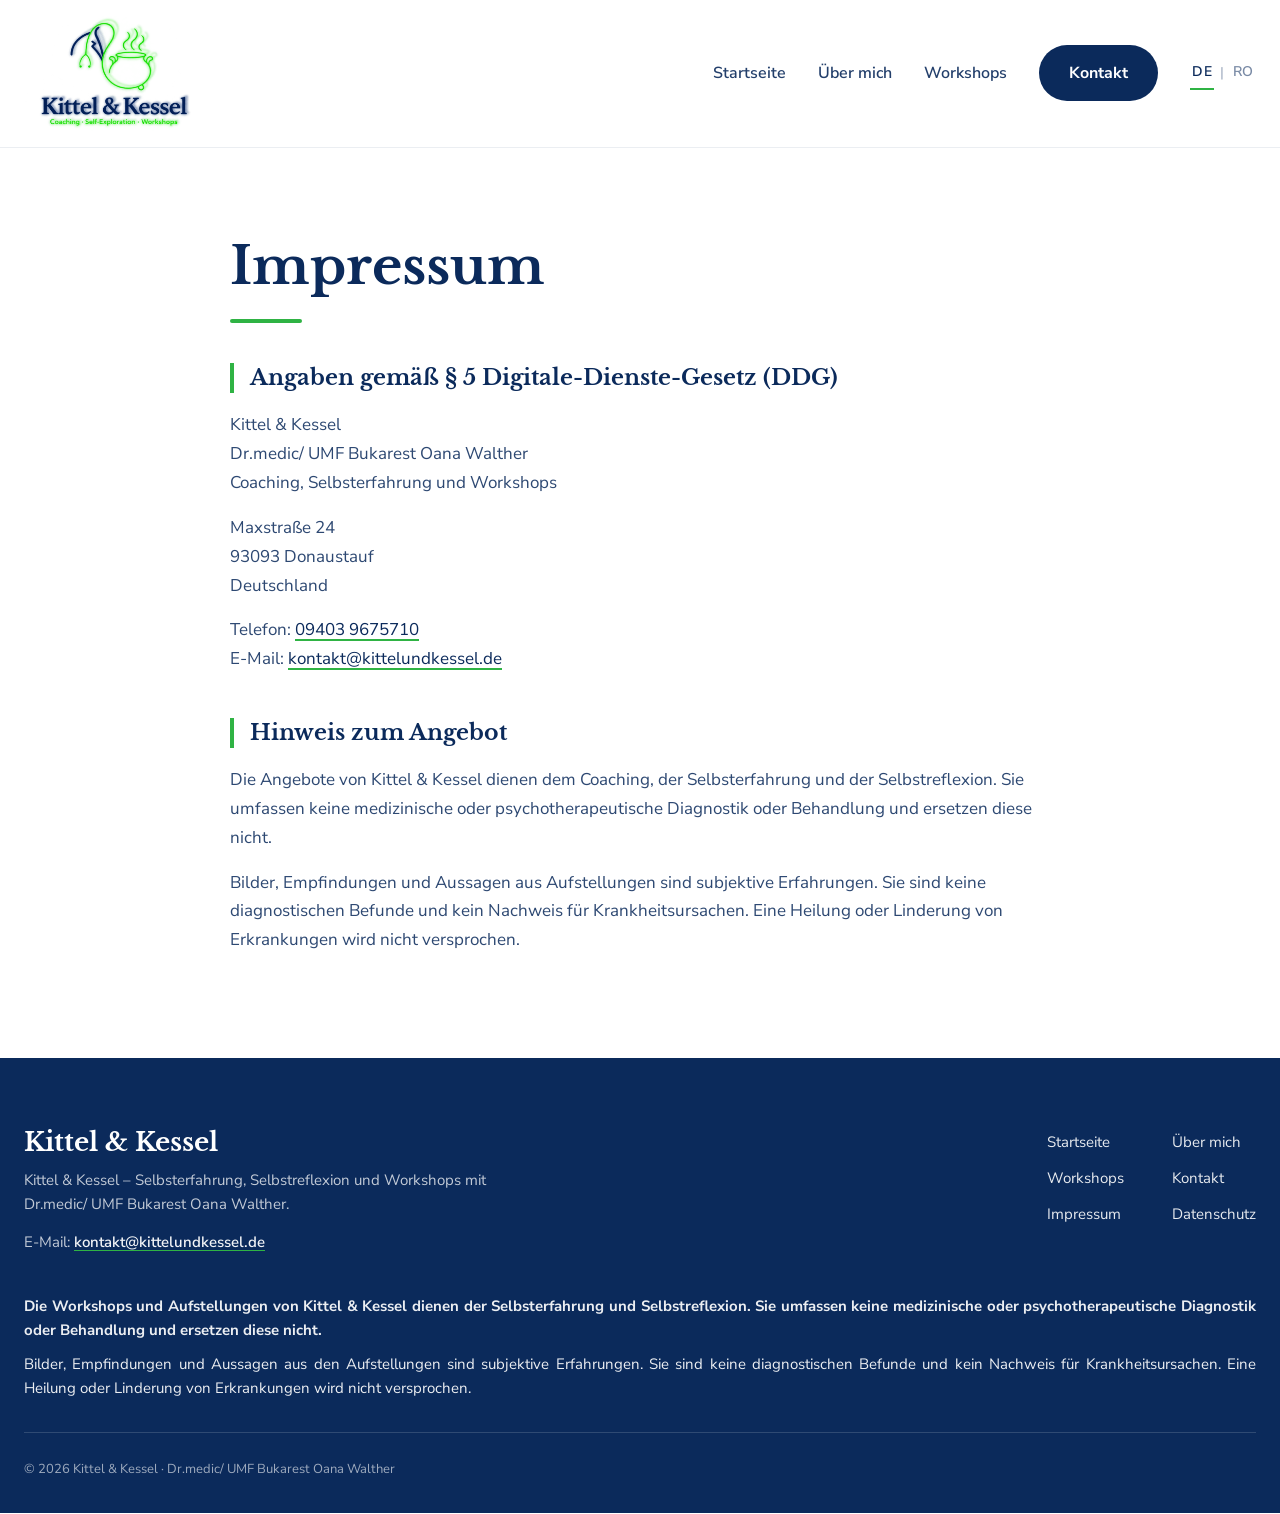
<file: impressum.html>
<!doctype html>
<html lang="de">
<head>
  <meta charset="utf-8">
  <meta name="viewport" content="width=device-width, initial-scale=1">
  <title>Impressum</title>
  <meta property="og:type" content="website">
  <meta property="og:title" content="Impressum">
  <link rel="icon" type="image/png" sizes="16x16" href="images/favicon-16.png">
  <link rel="icon" type="image/png" sizes="32x32" href="images/favicon-32.png">
  <link rel="preload" href="fonts/libre-baskerville-700.woff2" as="font" type="font/woff2" crossorigin>
  <link rel="preload" href="fonts/nunito-sans-regular.woff2" as="font" type="font/woff2" crossorigin>
  <link rel="alternate" hreflang="de" href="impressum.html">
  <link rel="alternate" hreflang="ro" href="ro/impressum.html">
  <link rel="stylesheet" href="css/styles.css?v=2">
  <script>document.documentElement.classList.add('js')</script>
  <script src="js/main.js?v=2" defer></script>
</head>
<body>
  <a href="#main-content" class="skip-link">Zum Inhalt springen</a>

  <header class="section site-header scheme-light">
    <div class="site-header__inner">
      <a href="index.html" class="site-header__brand" aria-label="Kittel &amp; Kessel – Startseite">
        <img class="site-header__logo" src="images/logo-sm.png"
             srcset="images/logo-sm.png 350w, images/logo-sm2x.png 700w, images/logo-md.png 500w"
             sizes="180px" alt="Kittel &amp; Kessel Logo" width="180" height="120">
      </a>
      <button class="burger" aria-label="Menü" aria-expanded="false"><span></span><span></span><span></span></button>
      <nav class="site-nav">
        <a href="index.html" class="site-nav__link">Startseite</a>
        <a href="ueber-mich.html" class="site-nav__link">Über mich</a>
        <a href="workshops.html" class="site-nav__link">Workshops</a>
        <a href="kontakt.html" class="btn btn--solid">Kontakt</a>
        <div class="lang-switch" aria-label="Sprache wählen"><a href="impressum.html" hreflang="de" lang="de" aria-current="page">DE</a><span aria-hidden="true">|</span><a href="ro/impressum.html" hreflang="ro" lang="ro">RO</a></div>
      </nav>
    </div>
  </header>

  <main id="main-content">
    <section class="section legal scheme-light">
      <div class="legal__inner">
        <h1 class="legal__title">Impressum</h1>
        <span class="bar"></span>
        <div class="legal__body" lang="de">
          <h2>Angaben gemäß § 5 Digitale-Dienste-Gesetz (DDG)</h2>
          <p>Kittel &amp; Kessel
Dr.medic/ UMF Bukarest Oana Walther
Coaching, Selbsterfahrung und Workshops</p>
          <p>Maxstraße 24
93093 Donaustauf
Deutschland</p>
          <p>Telefon: <a href="tel:+4994039675710">09403 9675710</a>
E-Mail: <a href="mailto:kontakt@kittelundkessel.de">kontakt@kittelundkessel.de</a></p>
          <h2>Hinweis zum Angebot</h2>
          <p>Die Angebote von Kittel &amp; Kessel dienen dem Coaching, der Selbsterfahrung und der Selbstreflexion. Sie umfassen keine medizinische oder psychotherapeutische Diagnostik oder Behandlung und ersetzen diese nicht.</p>
          <p>Bilder, Empfindungen und Aussagen aus Aufstellungen sind subjektive Erfahrungen. Sie sind keine diagnostischen Befunde und kein Nachweis für Krankheitsursachen. Eine Heilung oder Linderung von Erkrankungen wird nicht versprochen.</p>
        </div>
      </div>
    </section>
  </main>

  <footer class="section site-footer scheme-dark">
    <div class="site-footer__inner">
      <div class="site-footer__brand">
        <span class="site-footer__name">Kittel &amp; Kessel</span>
        <p class="site-footer__tag">Kittel &amp; Kessel – Selbsterfahrung, Selbstreflexion und Workshops mit <span class="nowrap">Dr.medic/ UMF Bukarest Oana Walther</span>.</p>
        <p class="site-footer__contact">E-Mail: <a href="mailto:kontakt@kittelundkessel.de">kontakt@kittelundkessel.de</a></p>
      </div>
      <nav class="site-footer__nav">
        <a href="index.html" class="site-footer__link">Startseite</a>
        <a href="ueber-mich.html" class="site-footer__link">Über mich</a>
        <a href="workshops.html" class="site-footer__link">Workshops</a>
        <a href="kontakt.html" class="site-footer__link">Kontakt</a>
        <a href="impressum.html" class="site-footer__link">Impressum</a>
        <a href="datenschutz.html" class="site-footer__link">Datenschutz</a>
      </nav>
    </div>
    <div class="site-footer__hint" lang="de">
      <p>Die Workshops und Aufstellungen von Kittel &amp; Kessel dienen der Selbsterfahrung und Selbstreflexion. Sie umfassen keine medizinische oder psychotherapeutische Diagnostik oder Behandlung und ersetzen diese nicht.</p>
      <p>Bilder, Empfindungen und Aussagen aus den Aufstellungen sind subjektive Erfahrungen. Sie sind keine diagnostischen Befunde und kein Nachweis für Krankheitsursachen. Eine Heilung oder Linderung von Erkrankungen wird nicht versprochen.</p>
    </div>
    <div class="site-footer__bottom">© 2026 Kittel &amp; Kessel · Dr.medic/ UMF Bukarest Oana Walther</div>
  </footer>
</body>
</html>
</file>
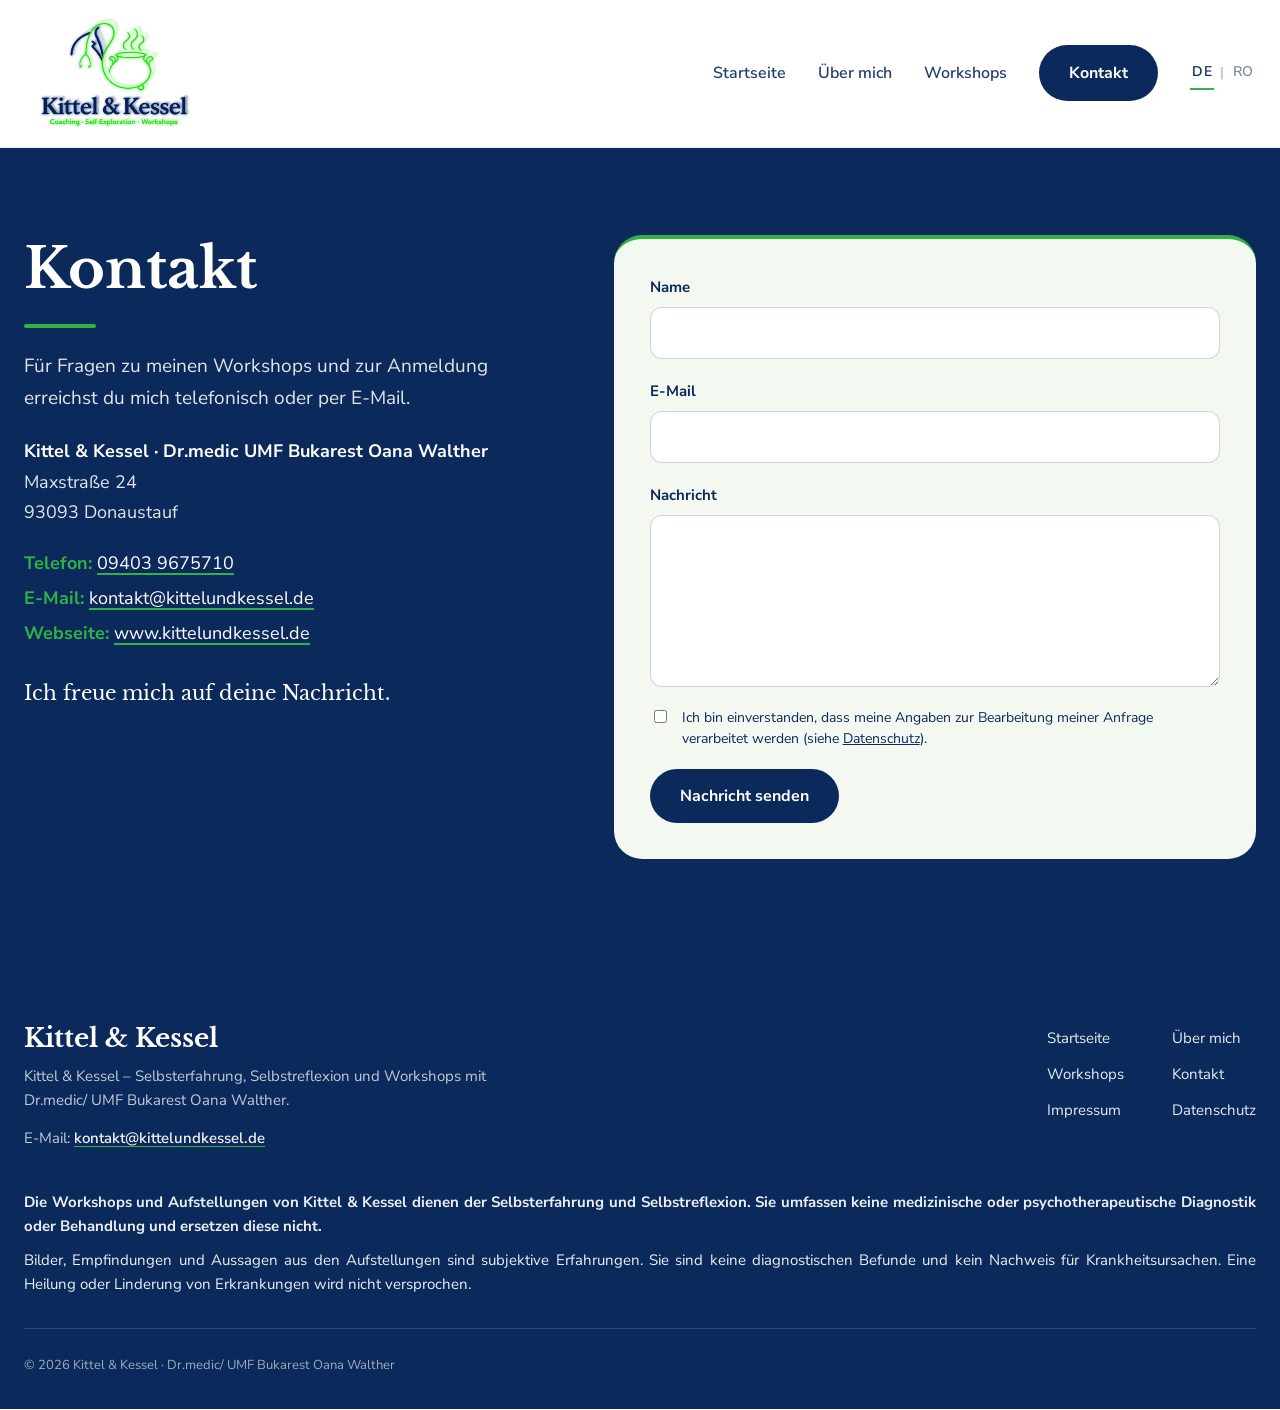
<file: kontakt.html>
<!doctype html>
<html lang="de">
<head>
  <meta charset="utf-8">
  <meta name="viewport" content="width=device-width, initial-scale=1">
  <title>Kontakt</title>
  <meta property="og:type" content="website">
  <meta property="og:title" content="Kontakt">
  <link rel="icon" type="image/png" sizes="16x16" href="images/favicon-16.png">
  <link rel="icon" type="image/png" sizes="32x32" href="images/favicon-32.png">
  <link rel="preload" href="fonts/libre-baskerville-700.woff2" as="font" type="font/woff2" crossorigin>
  <link rel="preload" href="fonts/nunito-sans-regular.woff2" as="font" type="font/woff2" crossorigin>
  <link rel="alternate" hreflang="de" href="kontakt.html">
  <link rel="alternate" hreflang="ro" href="ro/kontakt.html">
  <link rel="stylesheet" href="css/styles.css?v=2">
  <script>document.documentElement.classList.add('js')</script>
  <script src="js/main.js?v=2" defer></script>
</head>
<body>
  <a href="#main-content" class="skip-link">Zum Inhalt springen</a>

  <header class="section site-header scheme-light">
    <div class="site-header__inner">
      <a href="index.html" class="site-header__brand" aria-label="Kittel &amp; Kessel – Startseite">
        <img class="site-header__logo" src="images/logo-sm.png"
             srcset="images/logo-sm.png 350w, images/logo-sm2x.png 700w, images/logo-md.png 500w"
             sizes="180px" alt="Kittel &amp; Kessel Logo" width="180" height="120">
      </a>
      <button class="burger" aria-label="Menü" aria-expanded="false"><span></span><span></span><span></span></button>
      <nav class="site-nav">
        <a href="index.html" class="site-nav__link">Startseite</a>
        <a href="ueber-mich.html" class="site-nav__link">Über mich</a>
        <a href="workshops.html" class="site-nav__link">Workshops</a>
        <a href="kontakt.html" class="btn btn--solid">Kontakt</a>
        <div class="lang-switch" aria-label="Sprache wählen"><a href="kontakt.html" hreflang="de" lang="de" aria-current="page">DE</a><span aria-hidden="true">|</span><a href="ro/kontakt.html" hreflang="ro" lang="ro">RO</a></div>
      </nav>
    </div>
  </header>

  <main id="main-content">
    <section class="section contact scheme-dark">
      <div class="contact__inner">
        <div class="contact__intro">
          <h1 class="contact__title">Kontakt</h1>
          <span class="bar"></span>
          <p class="contact__text">Für Fragen zu meinen Workshops und zur Anmeldung erreichst du mich telefonisch oder per E-Mail.</p>
          <address class="contact__address">
            <strong>Kittel &amp; Kessel · Dr.medic UMF Bukarest Oana Walther</strong>
            <span>Maxstraße 24</span>
            <span>93093 Donaustauf</span>
          </address>
          <ul class="contact__list">
            <li><span class="contact__label">Telefon:</span> <a class="contact__link" href="tel:+4994039675710">09403 9675710</a></li>
            <li><span class="contact__label">E-Mail:</span> <a class="contact__link" href="mailto:kontakt@kittelundkessel.de">kontakt@kittelundkessel.de</a></li>
            <li><span class="contact__label">Webseite:</span> <a class="contact__link" href="https://www.kittelundkessel.de">www.kittelundkessel.de</a></li>
          </ul>
          <p class="contact__closing">Ich freue mich auf deine Nachricht.</p>
        </div>
        <form class="form" novalidate>
          <label class="form__field">Name
            <input class="form__input" name="name" autocomplete="name">
            <span class="form__error" data-error="name"></span>
          </label>
          <label class="form__field">E-Mail
            <input class="form__input" name="email" type="email" autocomplete="email">
            <span class="form__error" data-error="email"></span>
          </label>
          <label class="form__field">Nachricht
            <textarea class="form__input" name="message" rows="6"></textarea>
            <span class="form__error" data-error="message"></span>
          </label>
          <div>
            <label class="form__consent"><input type="checkbox" name="consent"><span>Ich bin einverstanden, dass meine Angaben zur Bearbeitung meiner Anfrage verarbeitet werden (siehe <a href="datenschutz.html">Datenschutz</a>).</span></label>
            <span class="form__error" data-error="consent"></span>
          </div>
          <input class="form__hp" type="text" name="website" tabindex="-1" autocomplete="off" aria-hidden="true">
          <div><button type="submit" class="btn btn--solid">Nachricht senden</button></div>
        </form>
      </div>
    </section>
  </main>

  <footer class="section site-footer scheme-dark">
    <div class="site-footer__inner">
      <div class="site-footer__brand">
        <span class="site-footer__name">Kittel &amp; Kessel</span>
        <p class="site-footer__tag">Kittel &amp; Kessel – Selbsterfahrung, Selbstreflexion und Workshops mit <span class="nowrap">Dr.medic/ UMF Bukarest Oana Walther</span>.</p>
        <p class="site-footer__contact">E-Mail: <a href="mailto:kontakt@kittelundkessel.de">kontakt@kittelundkessel.de</a></p>
      </div>
      <nav class="site-footer__nav">
        <a href="index.html" class="site-footer__link">Startseite</a>
        <a href="ueber-mich.html" class="site-footer__link">Über mich</a>
        <a href="workshops.html" class="site-footer__link">Workshops</a>
        <a href="kontakt.html" class="site-footer__link">Kontakt</a>
        <a href="impressum.html" class="site-footer__link">Impressum</a>
        <a href="datenschutz.html" class="site-footer__link">Datenschutz</a>
      </nav>
    </div>
    <div class="site-footer__hint" lang="de">
      <p>Die Workshops und Aufstellungen von Kittel &amp; Kessel dienen der Selbsterfahrung und Selbstreflexion. Sie umfassen keine medizinische oder psychotherapeutische Diagnostik oder Behandlung und ersetzen diese nicht.</p>
      <p>Bilder, Empfindungen und Aussagen aus den Aufstellungen sind subjektive Erfahrungen. Sie sind keine diagnostischen Befunde und kein Nachweis für Krankheitsursachen. Eine Heilung oder Linderung von Erkrankungen wird nicht versprochen.</p>
    </div>
    <div class="site-footer__bottom">© 2026 Kittel &amp; Kessel · Dr.medic/ UMF Bukarest Oana Walther</div>
  </footer>
</body>
</html>
</file>
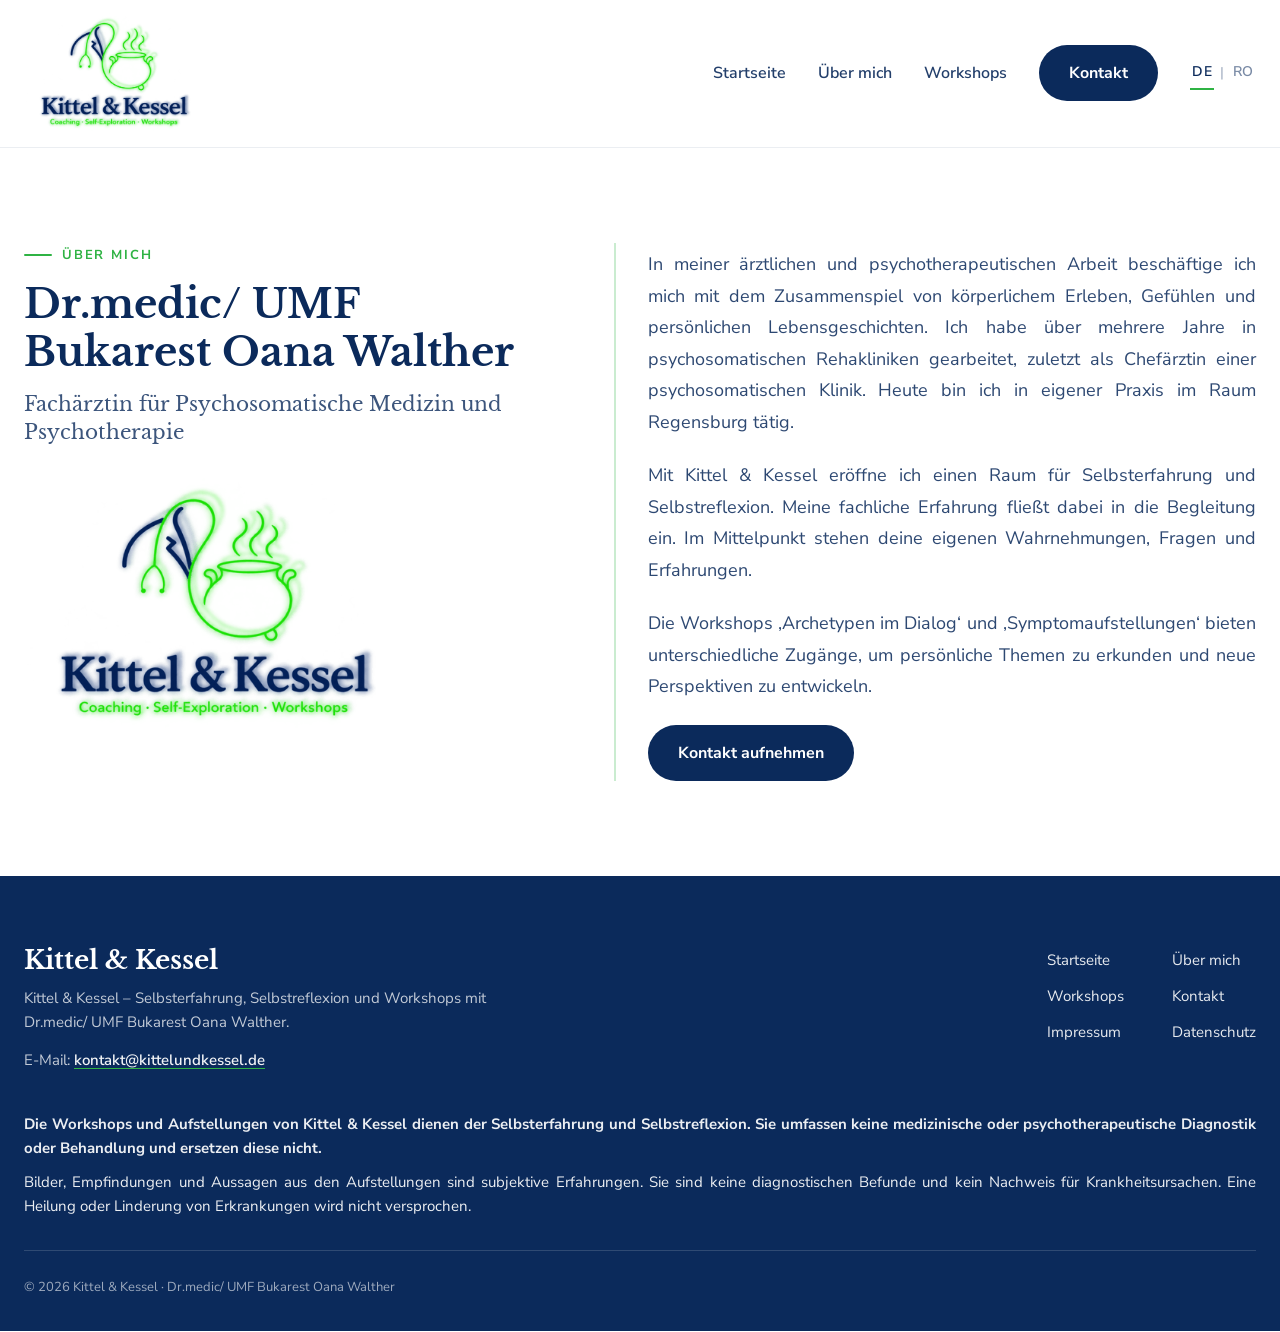
<file: ueber-mich.html>
<!doctype html>
<html lang="de">
<head>
  <meta charset="utf-8">
  <meta name="viewport" content="width=device-width, initial-scale=1">
  <title>Über mich</title>
  <meta property="og:type" content="website">
  <meta property="og:title" content="Über mich">
  <link rel="icon" type="image/png" sizes="16x16" href="images/favicon-16.png">
  <link rel="icon" type="image/png" sizes="32x32" href="images/favicon-32.png">
  <link rel="preload" href="fonts/libre-baskerville-700.woff2" as="font" type="font/woff2" crossorigin>
  <link rel="preload" href="fonts/nunito-sans-regular.woff2" as="font" type="font/woff2" crossorigin>
  <link rel="alternate" hreflang="de" href="ueber-mich.html">
  <link rel="alternate" hreflang="ro" href="ro/ueber-mich.html">
  <link rel="stylesheet" href="css/styles.css?v=2">
  <script>document.documentElement.classList.add('js')</script>
  <script src="js/main.js?v=2" defer></script>
</head>
<body>
  <a href="#main-content" class="skip-link">Zum Inhalt springen</a>

  <header class="section site-header scheme-light">
    <div class="site-header__inner">
      <a href="index.html" class="site-header__brand" aria-label="Kittel &amp; Kessel – Startseite">
        <img class="site-header__logo" src="images/logo-sm.png"
             srcset="images/logo-sm.png 350w, images/logo-sm2x.png 700w, images/logo-md.png 500w"
             sizes="180px" alt="Kittel &amp; Kessel Logo" width="180" height="120">
      </a>
      <button class="burger" aria-label="Menü" aria-expanded="false"><span></span><span></span><span></span></button>
      <nav class="site-nav">
        <a href="index.html" class="site-nav__link">Startseite</a>
        <a href="ueber-mich.html" class="site-nav__link">Über mich</a>
        <a href="workshops.html" class="site-nav__link">Workshops</a>
        <a href="kontakt.html" class="btn btn--solid">Kontakt</a>
        <div class="lang-switch" aria-label="Sprache wählen"><a href="ueber-mich.html" hreflang="de" lang="de" aria-current="page">DE</a><span aria-hidden="true">|</span><a href="ro/ueber-mich.html" hreflang="ro" lang="ro">RO</a></div>
      </nav>
    </div>
  </header>

  <main id="main-content">
    <section class="section about scheme-light">
      <div class="about__inner reveal">
        <div class="about__head">
          <div class="about__titles">
            <div class="heading">
              <span class="eyebrow">Über mich</span>
              <h1 class="title title--l1">Dr.medic/ UMF Bukarest Oana Walther</h1>
            </div>
            <p class="about__sub">Fachärztin für Psychosomatische Medizin und Psychotherapie</p>
          </div>
          <div class="about__logo-wrap">
            <img class="about__logo" src="images/logo-sm2x.png"
                 srcset="images/logo-sm.png 350w, images/logo-md.png 500w, images/logo-sm2x.png 700w, images/logo-md2x.png 1000w"
                 sizes="380px" alt="Kittel &amp; Kessel Logo" width="1280" height="853">
          </div>
        </div>
        <div class="about__body">
          <p class="about__text" lang="de">In meiner ärztlichen und psychotherapeutischen Arbeit beschäftige ich mich mit dem Zusammenspiel von körperlichem Erleben, Gefühlen und persönlichen Lebensgeschichten. Ich habe über mehrere Jahre in psychosomatischen Rehakliniken gearbeitet, zuletzt als Chefärztin einer psychosomatischen Klinik. Heute bin ich in eigener Praxis im Raum Regensburg tätig.</p>
          <p class="about__text" lang="de">Mit Kittel &amp; Kessel eröffne ich einen Raum für Selbsterfahrung und Selbstreflexion. Meine fachliche Erfahrung fließt dabei in die Begleitung ein. Im Mittelpunkt stehen deine eigenen Wahrnehmungen, Fragen und Erfahrungen.</p>
          <p class="about__text" lang="de">Die Workshops ‚Archetypen im Dialog‘ und ‚Symptomaufstellungen‘ bieten unterschiedliche Zugänge, um persönliche Themen zu erkunden und neue Perspektiven zu entwickeln.</p>
          <div><a href="kontakt.html" class="btn btn--solid">Kontakt aufnehmen</a></div>
        </div>
      </div>
    </section>
  </main>

  <footer class="section site-footer scheme-dark">
    <div class="site-footer__inner">
      <div class="site-footer__brand">
        <span class="site-footer__name">Kittel &amp; Kessel</span>
        <p class="site-footer__tag">Kittel &amp; Kessel – Selbsterfahrung, Selbstreflexion und Workshops mit <span class="nowrap">Dr.medic/ UMF Bukarest Oana Walther</span>.</p>
        <p class="site-footer__contact">E-Mail: <a href="mailto:kontakt@kittelundkessel.de">kontakt@kittelundkessel.de</a></p>
      </div>
      <nav class="site-footer__nav">
        <a href="index.html" class="site-footer__link">Startseite</a>
        <a href="ueber-mich.html" class="site-footer__link">Über mich</a>
        <a href="workshops.html" class="site-footer__link">Workshops</a>
        <a href="kontakt.html" class="site-footer__link">Kontakt</a>
        <a href="impressum.html" class="site-footer__link">Impressum</a>
        <a href="datenschutz.html" class="site-footer__link">Datenschutz</a>
      </nav>
    </div>
    <div class="site-footer__hint" lang="de">
      <p>Die Workshops und Aufstellungen von Kittel &amp; Kessel dienen der Selbsterfahrung und Selbstreflexion. Sie umfassen keine medizinische oder psychotherapeutische Diagnostik oder Behandlung und ersetzen diese nicht.</p>
      <p>Bilder, Empfindungen und Aussagen aus den Aufstellungen sind subjektive Erfahrungen. Sie sind keine diagnostischen Befunde und kein Nachweis für Krankheitsursachen. Eine Heilung oder Linderung von Erkrankungen wird nicht versprochen.</p>
    </div>
    <div class="site-footer__bottom">© 2026 Kittel &amp; Kessel · Dr.medic/ UMF Bukarest Oana Walther</div>
  </footer>
</body>
</html>
</file>
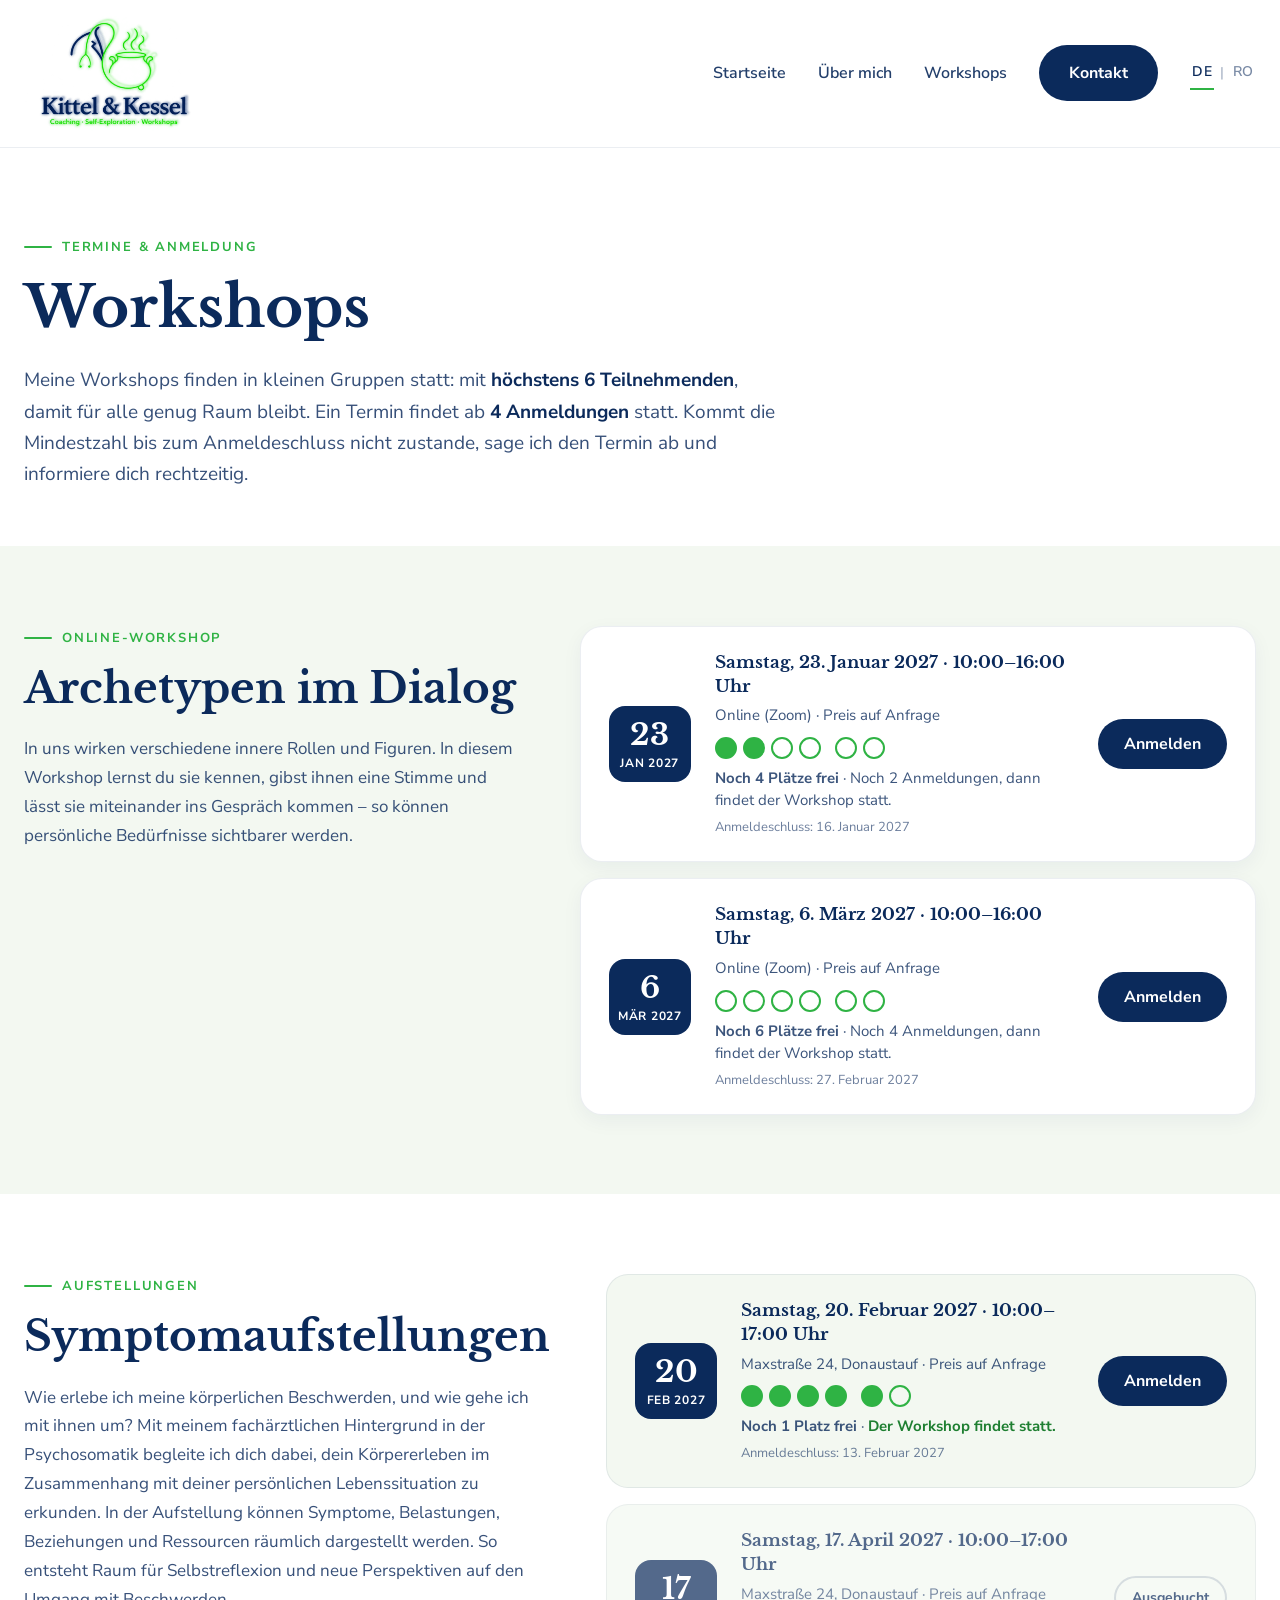
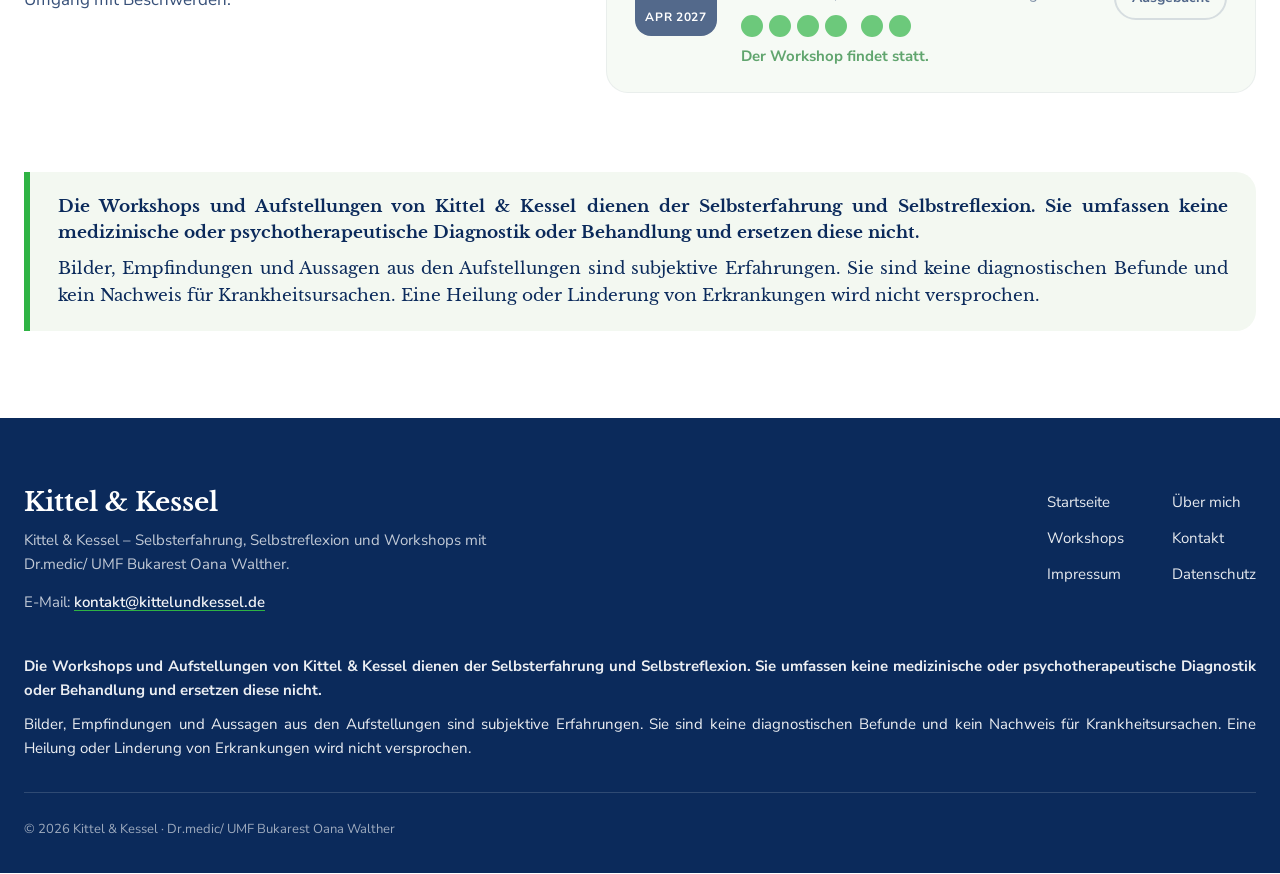
<file: workshops.html>
<!doctype html>
<html lang="de">
<head>
  <meta charset="utf-8">
  <meta name="viewport" content="width=device-width, initial-scale=1">
  <title>Workshops &amp; Termine</title>
  <meta property="og:type" content="website">
  <meta property="og:title" content="Workshops &amp; Termine">
  <link rel="icon" type="image/png" sizes="16x16" href="images/favicon-16.png">
  <link rel="icon" type="image/png" sizes="32x32" href="images/favicon-32.png">
  <link rel="preload" href="fonts/libre-baskerville-700.woff2" as="font" type="font/woff2" crossorigin>
  <link rel="preload" href="fonts/nunito-sans-regular.woff2" as="font" type="font/woff2" crossorigin>
  <link rel="alternate" hreflang="de" href="workshops.html">
  <link rel="alternate" hreflang="ro" href="ro/workshops.html">
  <link rel="stylesheet" href="css/styles.css?v=2">
  <script>document.documentElement.classList.add('js')</script>
  <script src="js/main.js?v=2" defer></script>
  <script src="js/courses-data.js?v=2" defer></script>
  <script src="js/booking.js?v=2" defer></script>
</head>
<body>
  <a href="#main-content" class="skip-link">Zum Inhalt springen</a>

  <header class="section site-header scheme-light">
    <div class="site-header__inner">
      <a href="index.html" class="site-header__brand" aria-label="Kittel &amp; Kessel – Startseite">
        <img class="site-header__logo" src="images/logo-sm.png"
             srcset="images/logo-sm.png 350w, images/logo-sm2x.png 700w, images/logo-md.png 500w"
             sizes="180px" alt="Kittel &amp; Kessel Logo" width="180" height="120">
      </a>
      <button class="burger" aria-label="Menü" aria-expanded="false"><span></span><span></span><span></span></button>
      <nav class="site-nav">
        <a href="index.html" class="site-nav__link">Startseite</a>
        <a href="ueber-mich.html" class="site-nav__link">Über mich</a>
        <a href="workshops.html" class="site-nav__link">Workshops</a>
        <a href="kontakt.html" class="btn btn--solid">Kontakt</a>
        <div class="lang-switch" aria-label="Sprache wählen"><a href="workshops.html" hreflang="de" lang="de" aria-current="page">DE</a><span aria-hidden="true">|</span><a href="ro/workshops.html" hreflang="ro" lang="ro">RO</a></div>
      </nav>
    </div>
  </header>

  <main id="main-content">
    <section class="section ws-intro scheme-light">
      <div class="ws-intro__inner">
        <div class="heading reveal">
          <span class="eyebrow">Termine &amp; Anmeldung</span>
          <h1 class="title title--l1">Workshops</h1>
        </div>
        <p class="ws-intro__lead reveal" style="--delay:.1s">Meine Workshops finden in kleinen Gruppen statt: mit <strong>höchstens 6 Teilnehmenden</strong>, damit für alle genug Raum bleibt. Ein Termin findet ab <strong>4 Anmeldungen</strong> statt. Kommt die Mindestzahl bis zum Anmeldeschluss nicht zustande, sage ich den Termin ab und informiere dich rechtzeitig.</p>
        <p class="notice" data-booking-notice role="status" hidden></p>
      </div>
    </section>

    <section id="archetypen" class="section ws-block scheme-green">
      <div class="ws-block__inner">
        <div class="ws-block__info">
          <div class="heading">
            <span class="eyebrow">Online-Workshop</span>
            <h2 class="title title--l2">Archetypen im Dialog</h2>
          </div>
          <p class="ws-block__text">In uns wirken verschiedene innere Rollen und Figuren. In diesem Workshop lernst du sie kennen, gibst ihnen eine Stimme und lässt sie miteinander ins Gespräch kommen – so können persönliche Bedürfnisse sichtbarer werden.</p>
        </div>
        <div class="course-list" data-course-list="archetypen" aria-live="polite">
          <noscript><p class="course-list__empty">Für die Terminübersicht wird JavaScript benötigt. Für eine Anmeldung schreib mir gern über die <a href="kontakt.html">Kontaktseite</a>.</p></noscript>
        </div>
      </div>
    </section>

    <section id="symptomaufstellungen" class="section ws-block scheme-light">
      <div class="ws-block__inner">
        <div class="ws-block__info">
          <div class="heading">
            <span class="eyebrow">Aufstellungen</span>
            <h2 class="title title--l2">Symptomaufstellungen</h2>
          </div>
          <p class="ws-block__text">Wie erlebe ich meine körperlichen Beschwerden, und wie gehe ich mit ihnen um? Mit meinem fachärztlichen Hintergrund in der Psychosomatik begleite ich dich dabei, dein Körpererleben im Zusammenhang mit deiner persönlichen Lebenssituation zu erkunden. In der Aufstellung können Symptome, Belastungen, Beziehungen und Ressourcen räumlich dargestellt werden. So entsteht Raum für Selbstreflexion und neue Perspektiven auf den Umgang mit Beschwerden.</p>
        </div>
        <div class="course-list" data-course-list="symptomaufstellungen" aria-live="polite">
          <noscript><p class="course-list__empty">Für die Terminübersicht wird JavaScript benötigt. Für eine Anmeldung schreib mir gern über die <a href="kontakt.html">Kontaktseite</a>.</p></noscript>
        </div>
      </div>
    </section>

    <section class="section ws-note scheme-light">
      <div class="disclaimer ws-note__inner">
        <p>Die Workshops und Aufstellungen von Kittel &amp; Kessel dienen der Selbsterfahrung und Selbstreflexion. Sie umfassen keine medizinische oder psychotherapeutische Diagnostik oder Behandlung und ersetzen diese nicht.</p>
        <p>Bilder, Empfindungen und Aussagen aus den Aufstellungen sind subjektive Erfahrungen. Sie sind keine diagnostischen Befunde und kein Nachweis für Krankheitsursachen. Eine Heilung oder Linderung von Erkrankungen wird nicht versprochen.</p>
      </div>
    </section>
  </main>

  <dialog class="booking-dialog" aria-labelledby="booking-title">
    <div class="booking-dialog__head">
      <h2 id="booking-title" class="booking-dialog__title">Anmeldung</h2>
      <button type="button" class="booking-dialog__close" data-booking-close aria-label="Schließen">×</button>
    </div>
    <p class="booking-dialog__summary" data-booking-summary></p>
    <form class="booking-form" novalidate>
      <label class="form__field">Name
        <input class="form__input" name="name" autocomplete="name">
        <span class="form__error" data-error="name"></span>
      </label>
      <label class="form__field">E-Mail
        <input class="form__input" name="email" type="email" autocomplete="email">
        <span class="form__error" data-error="email"></span>
      </label>
      <label class="form__field">Telefon <span class="form__optional">(optional)</span>
        <input class="form__input" name="phone" type="tel" autocomplete="tel">
      </label>
      <label class="form__field">Nachricht <span class="form__optional">(optional)</span>
        <textarea class="form__input" name="message" rows="3"></textarea>
      </label>
      <p class="booking-form__hint">Der Workshop findet ab 4 Teilnehmenden statt (höchstens 6). Bitte schick über dieses Formular keine Diagnosen, Befunde oder ausführlichen Gesundheitsinformationen.</p>
      <div>
        <label class="form__consent"><input type="checkbox" name="consent"><span>Ich bin einverstanden, dass meine Angaben zur Bearbeitung meiner Anmeldung verarbeitet werden (siehe <a href="datenschutz.html">Datenschutz</a>).</span></label>
        <span class="form__error" data-error="consent"></span>
      </div>
      <input class="form__hp" type="text" name="website" tabindex="-1" autocomplete="off" aria-hidden="true">
      <span class="form__error" data-error="form" role="alert"></span>
      <div><button type="submit" class="btn btn--solid">Anmeldung absenden</button></div>
    </form>
    <div class="booking-dialog__result" data-booking-result role="status" hidden>
      <p></p>
      <button type="button" class="btn btn--outline" data-booking-close>Schließen</button>
    </div>
  </dialog>

  <footer class="section site-footer scheme-dark">
    <div class="site-footer__inner">
      <div class="site-footer__brand">
        <span class="site-footer__name">Kittel &amp; Kessel</span>
        <p class="site-footer__tag">Kittel &amp; Kessel – Selbsterfahrung, Selbstreflexion und Workshops mit <span class="nowrap">Dr.medic/ UMF Bukarest Oana Walther</span>.</p>
        <p class="site-footer__contact">E-Mail: <a href="mailto:kontakt@kittelundkessel.de">kontakt@kittelundkessel.de</a></p>
      </div>
      <nav class="site-footer__nav">
        <a href="index.html" class="site-footer__link">Startseite</a>
        <a href="ueber-mich.html" class="site-footer__link">Über mich</a>
        <a href="workshops.html" class="site-footer__link">Workshops</a>
        <a href="kontakt.html" class="site-footer__link">Kontakt</a>
        <a href="impressum.html" class="site-footer__link">Impressum</a>
        <a href="datenschutz.html" class="site-footer__link">Datenschutz</a>
      </nav>
    </div>
    <div class="site-footer__hint" lang="de">
      <p>Die Workshops und Aufstellungen von Kittel &amp; Kessel dienen der Selbsterfahrung und Selbstreflexion. Sie umfassen keine medizinische oder psychotherapeutische Diagnostik oder Behandlung und ersetzen diese nicht.</p>
      <p>Bilder, Empfindungen und Aussagen aus den Aufstellungen sind subjektive Erfahrungen. Sie sind keine diagnostischen Befunde und kein Nachweis für Krankheitsursachen. Eine Heilung oder Linderung von Erkrankungen wird nicht versprochen.</p>
    </div>
    <div class="site-footer__bottom">© 2026 Kittel &amp; Kessel · Dr.medic/ UMF Bukarest Oana Walther</div>
  </footer>
</body>
</html>
</file>
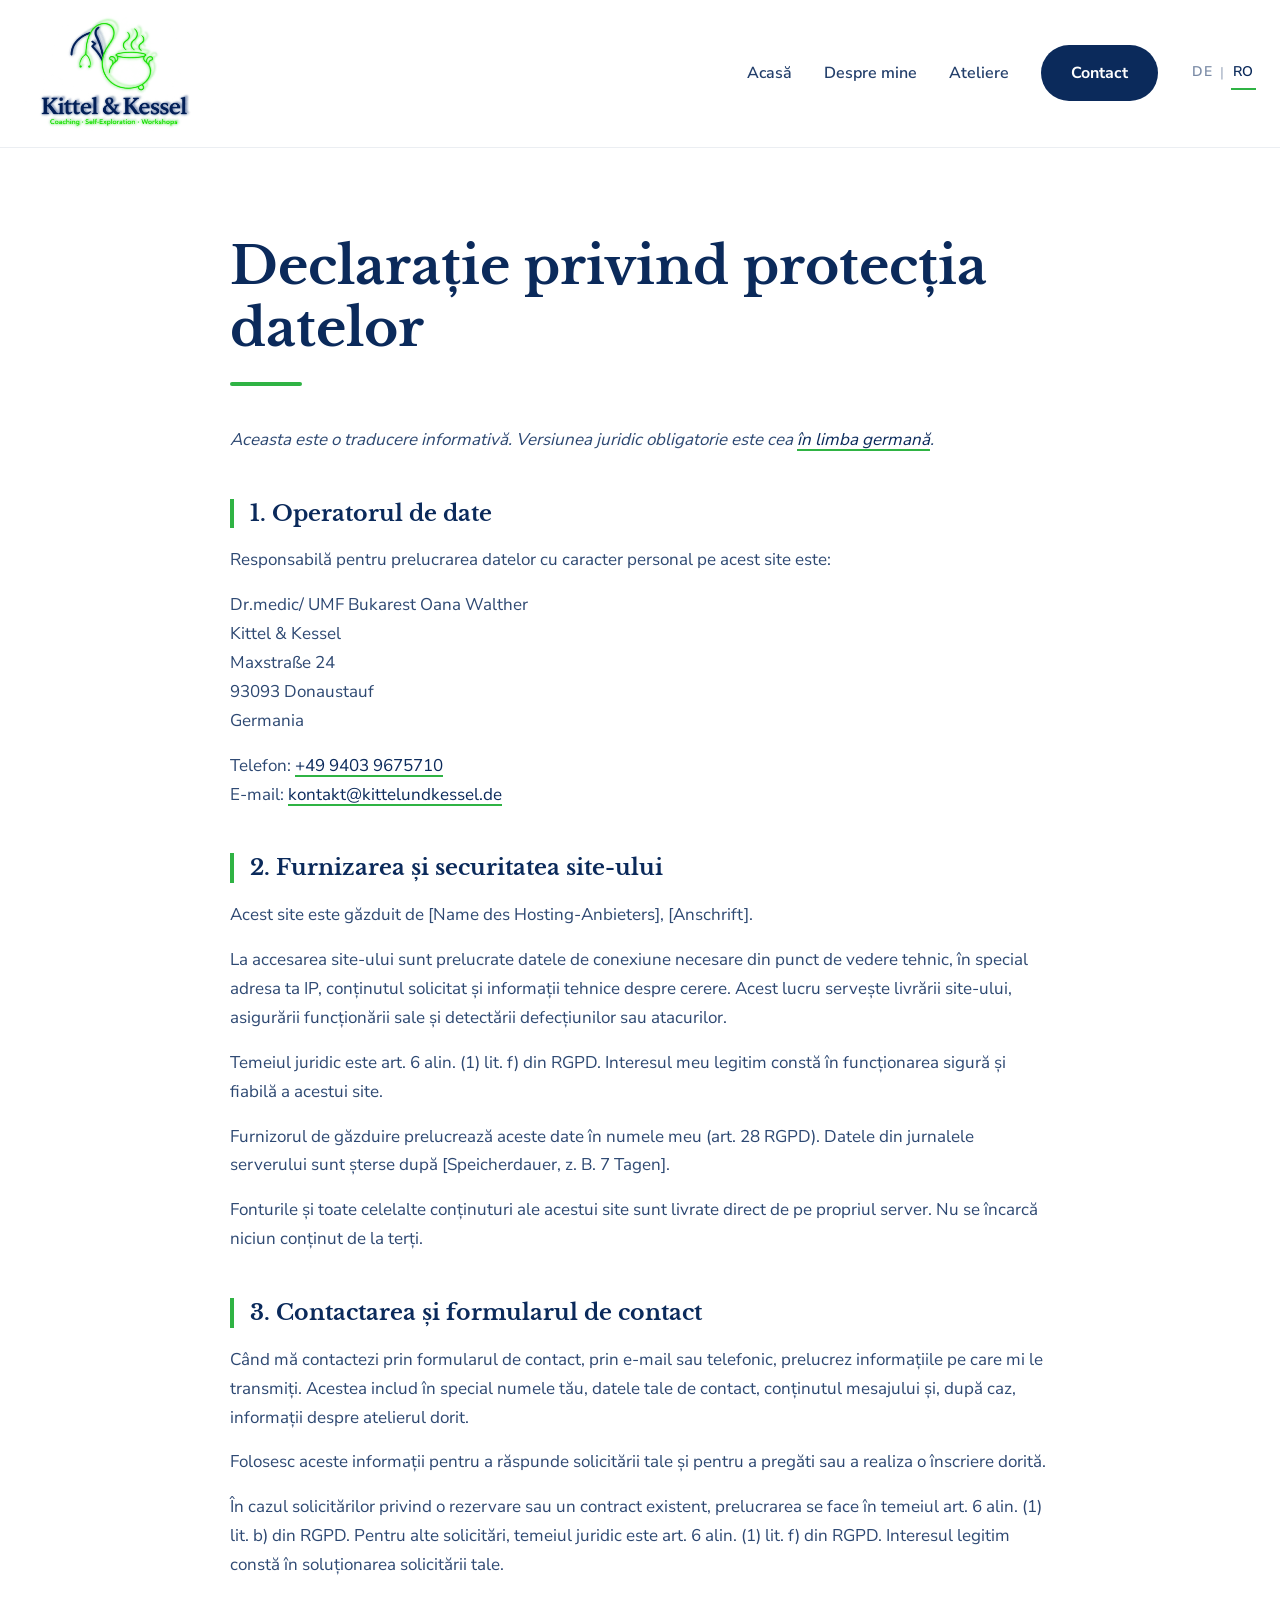
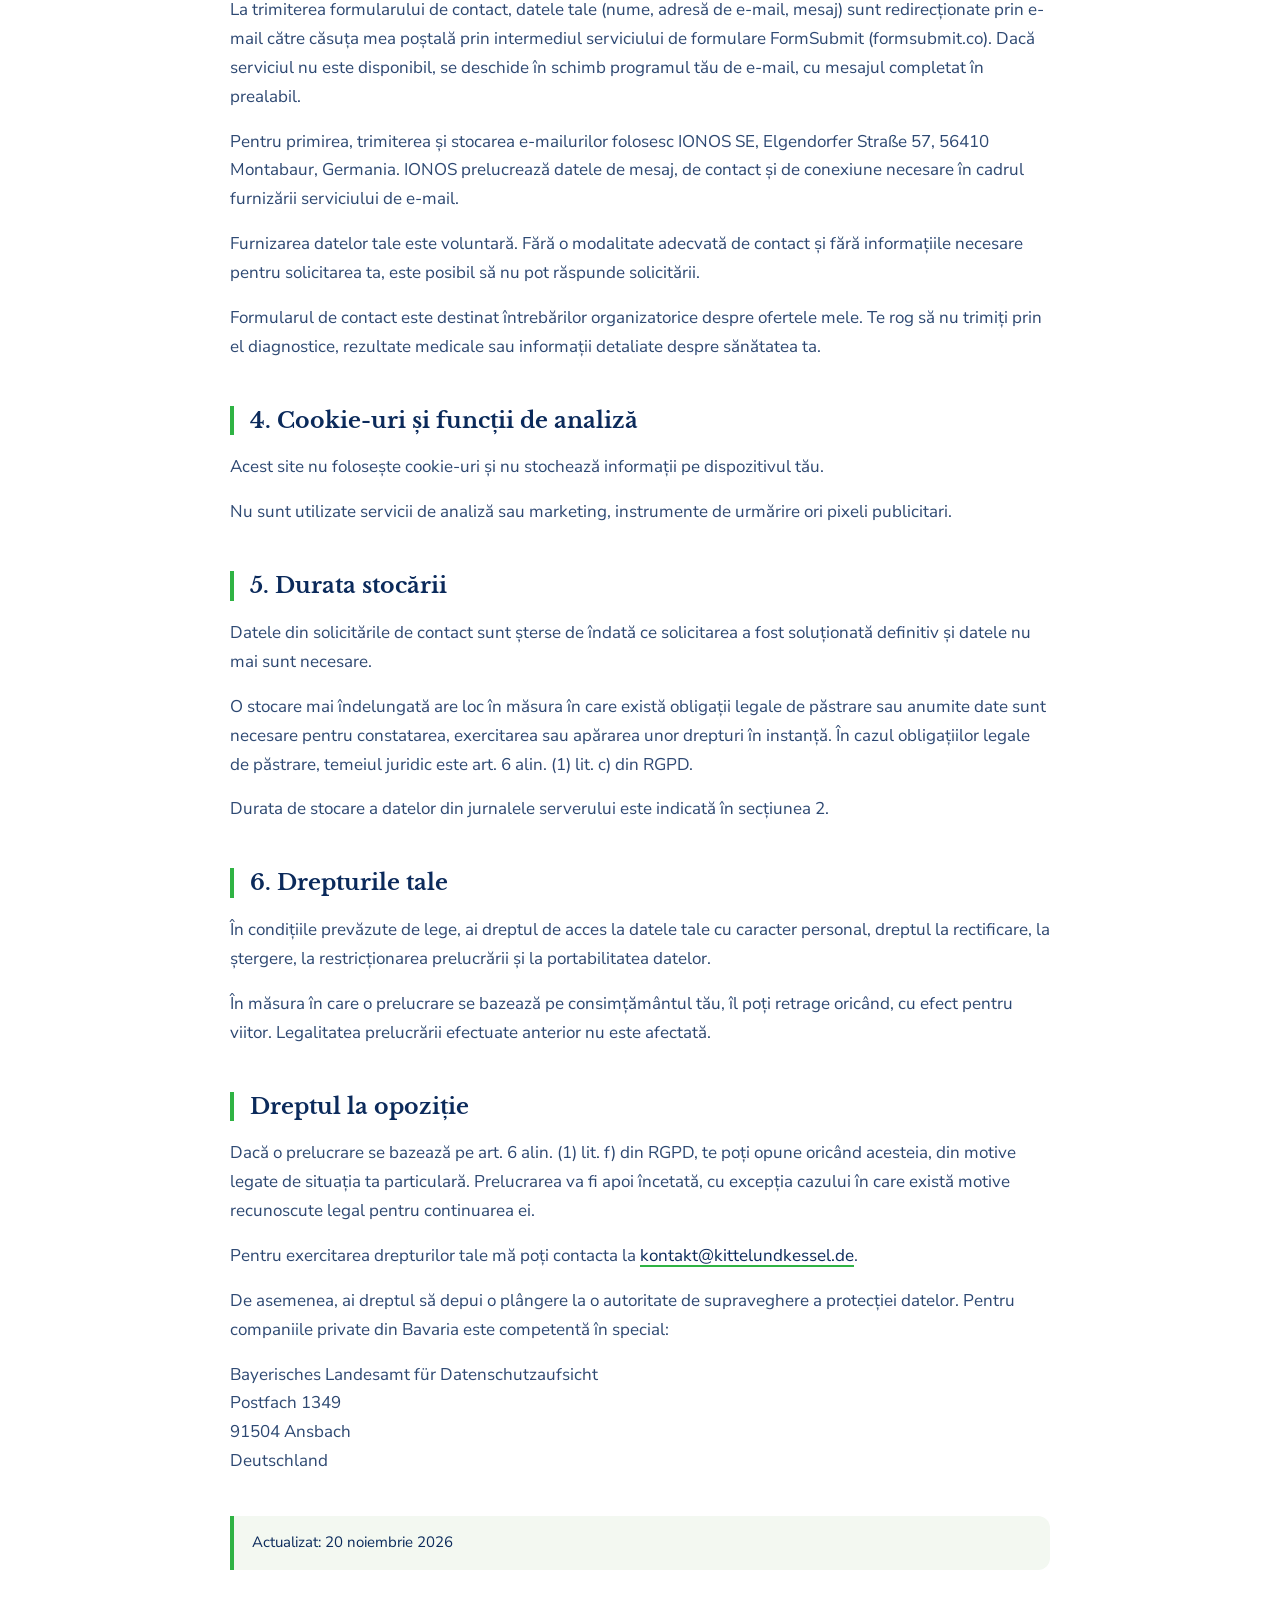
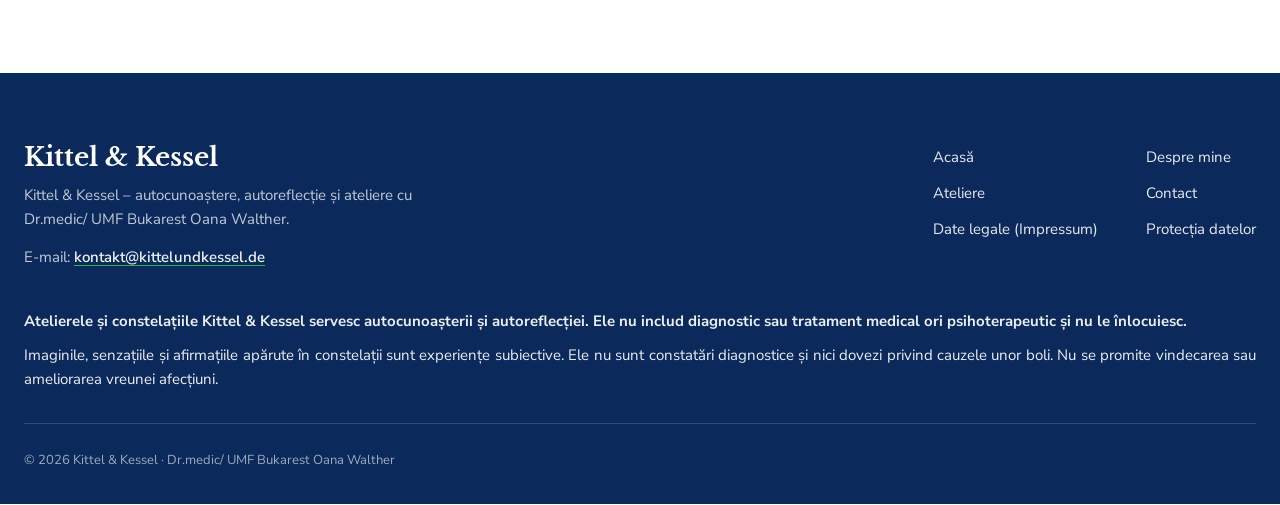
<file: ro/datenschutz.html>
<!doctype html>
<html lang="ro">
<head>
  <meta charset="utf-8">
  <meta name="viewport" content="width=device-width, initial-scale=1">
  <title>Protecția datelor</title>
  <meta property="og:type" content="website">
  <meta property="og:title" content="Protecția datelor">
  <meta property="og:locale" content="ro_RO">
  <link rel="icon" type="image/png" sizes="16x16" href="../images/favicon-16.png">
  <link rel="icon" type="image/png" sizes="32x32" href="../images/favicon-32.png">
  <link rel="preload" href="../fonts/libre-baskerville-700.woff2" as="font" type="font/woff2" crossorigin>
  <link rel="preload" href="../fonts/nunito-sans-regular.woff2" as="font" type="font/woff2" crossorigin>
  <link rel="alternate" hreflang="de" href="../datenschutz.html">
  <link rel="alternate" hreflang="ro" href="datenschutz.html">
  <link rel="stylesheet" href="../css/styles.css?v=2">
  <script>document.documentElement.classList.add('js')</script>
  <script src="../js/main.js?v=2" defer></script>
</head>
<body>
  <a href="#main-content" class="skip-link">Salt la conținut</a>

  <header class="section site-header scheme-light">
    <div class="site-header__inner">
      <a href="index.html" class="site-header__brand" aria-label="Kittel &amp; Kessel – Pagina principală">
        <img class="site-header__logo" src="../images/logo-sm.png"
             srcset="../images/logo-sm.png 350w, ../images/logo-sm2x.png 700w, ../images/logo-md.png 500w"
             sizes="180px" alt="Logo Kittel &amp; Kessel" width="180" height="120">
      </a>
      <button class="burger" aria-label="Meniu" aria-expanded="false"><span></span><span></span><span></span></button>
      <nav class="site-nav">
        <a href="index.html" class="site-nav__link">Acasă</a>
        <a href="ueber-mich.html" class="site-nav__link">Despre mine</a>
        <a href="workshops.html" class="site-nav__link">Ateliere</a>
        <a href="kontakt.html" class="btn btn--solid">Contact</a>
        <div class="lang-switch" aria-label="Alege limba"><a href="../datenschutz.html" hreflang="de" lang="de">DE</a><span aria-hidden="true">|</span><a href="datenschutz.html" hreflang="ro" lang="ro" aria-current="page">RO</a></div>
      </nav>
    </div>
  </header>

  <main id="main-content">
    <section class="section legal scheme-light">
      <div class="legal__inner">
        <h1 class="legal__title">Declarație privind protecția datelor</h1>
        <span class="bar"></span>
        <div class="legal__body">
          <p><em>Aceasta este o traducere informativă. Versiunea juridic obligatorie este cea <a href="../datenschutz.html" hreflang="de">în limba germană</a>.</em></p>
          <h2>1. Operatorul de date</h2>
          <p>Responsabilă pentru prelucrarea datelor cu caracter personal pe acest site este:</p>
          <p>Dr.medic/ UMF Bukarest Oana Walther
Kittel &amp; Kessel
Maxstraße 24
93093 Donaustauf
Germania</p>
          <p>Telefon: <a href="tel:+4994039675710">+49 9403 9675710</a>
E-mail: <a href="mailto:kontakt@kittelundkessel.de">kontakt@kittelundkessel.de</a></p>

          <h2>2. Furnizarea și securitatea site-ului</h2>
          <!-- TODO: Platzhalter in [eckigen Klammern] durch die Angaben des Hosting-Anbieters ersetzen (wie in der deutschen Version). -->
          <p>Acest site este găzduit de [Name des Hosting-Anbieters], [Anschrift].</p>
          <p>La accesarea site-ului sunt prelucrate datele de conexiune necesare din punct de vedere tehnic, în special adresa ta IP, conținutul solicitat și informații tehnice despre cerere. Acest lucru servește livrării site-ului, asigurării funcționării sale și detectării defecțiunilor sau atacurilor.</p>
          <p>Temeiul juridic este art. 6 alin. (1) lit. f) din RGPD. Interesul meu legitim constă în funcționarea sigură și fiabilă a acestui site.</p>
          <p>Furnizorul de găzduire prelucrează aceste date în numele meu (art. 28 RGPD). Datele din jurnalele serverului sunt șterse după [Speicherdauer, z. B. 7 Tagen].</p>
          <p>Fonturile și toate celelalte conținuturi ale acestui site sunt livrate direct de pe propriul server. Nu se încarcă niciun conținut de la terți.</p>

          <h2>3. Contactarea și formularul de contact</h2>
          <p>Când mă contactezi prin formularul de contact, prin e-mail sau telefonic, prelucrez informațiile pe care mi le transmiți. Acestea includ în special numele tău, datele tale de contact, conținutul mesajului și, după caz, informații despre atelierul dorit.</p>
          <p>Folosesc aceste informații pentru a răspunde solicitării tale și pentru a pregăti sau a realiza o înscriere dorită.</p>
          <p>În cazul solicitărilor privind o rezervare sau un contract existent, prelucrarea se face în temeiul art. 6 alin. (1) lit. b) din RGPD. Pentru alte solicitări, temeiul juridic este art. 6 alin. (1) lit. f) din RGPD. Interesul legitim constă în soluționarea solicitării tale.</p>
          <p>La trimiterea formularului de contact, datele tale (nume, adresă de e-mail, mesaj) sunt redirecționate prin e-mail către căsuța mea poștală prin intermediul serviciului de formulare FormSubmit (formsubmit.co). Dacă serviciul nu este disponibil, se deschide în schimb programul tău de e-mail, cu mesajul completat în prealabil.</p>
          <p>Pentru primirea, trimiterea și stocarea e-mailurilor folosesc IONOS SE, Elgendorfer Straße 57, 56410 Montabaur, Germania. IONOS prelucrează datele de mesaj, de contact și de conexiune necesare în cadrul furnizării serviciului de e-mail.</p>
          <p>Furnizarea datelor tale este voluntară. Fără o modalitate adecvată de contact și fără informațiile necesare pentru solicitarea ta, este posibil să nu pot răspunde solicitării.</p>
          <p>Formularul de contact este destinat întrebărilor organizatorice despre ofertele mele. Te rog să nu trimiți prin el diagnostice, rezultate medicale sau informații detaliate despre sănătatea ta.</p>

          <h2>4. Cookie-uri și funcții de analiză</h2>
          <p>Acest site nu folosește cookie-uri și nu stochează informații pe dispozitivul tău.</p>
          <p>Nu sunt utilizate servicii de analiză sau marketing, instrumente de urmărire ori pixeli publicitari.</p>

          <h2>5. Durata stocării</h2>
          <p>Datele din solicitările de contact sunt șterse de îndată ce solicitarea a fost soluționată definitiv și datele nu mai sunt necesare.</p>
          <p>O stocare mai îndelungată are loc în măsura în care există obligații legale de păstrare sau anumite date sunt necesare pentru constatarea, exercitarea sau apărarea unor drepturi în instanță. În cazul obligațiilor legale de păstrare, temeiul juridic este art. 6 alin. (1) lit. c) din RGPD.</p>
          <p>Durata de stocare a datelor din jurnalele serverului este indicată în secțiunea 2.</p>

          <h2>6. Drepturile tale</h2>
          <p>În condițiile prevăzute de lege, ai dreptul de acces la datele tale cu caracter personal, dreptul la rectificare, la ștergere, la restricționarea prelucrării și la portabilitatea datelor.</p>
          <p>În măsura în care o prelucrare se bazează pe consimțământul tău, îl poți retrage oricând, cu efect pentru viitor. Legalitatea prelucrării efectuate anterior nu este afectată.</p>

          <h2>Dreptul la opoziție</h2>
          <p>Dacă o prelucrare se bazează pe art. 6 alin. (1) lit. f) din RGPD, te poți opune oricând acesteia, din motive legate de situația ta particulară. Prelucrarea va fi apoi încetată, cu excepția cazului în care există motive recunoscute legal pentru continuarea ei.</p>
          <p>Pentru exercitarea drepturilor tale mă poți contacta la <a href="mailto:kontakt@kittelundkessel.de">kontakt@kittelundkessel.de</a>.</p>
          <p>De asemenea, ai dreptul să depui o plângere la o autoritate de supraveghere a protecției datelor. Pentru companiile private din Bavaria este competentă în special:</p>
          <p lang="de">Bayerisches Landesamt für Datenschutzaufsicht
Postfach 1349
91504 Ansbach
Deutschland</p>
          <p class="legal__stand">Actualizat: 20 noiembrie 2026</p>
        </div>
      </div>
    </section>
  </main>

  <footer class="section site-footer scheme-dark">
    <div class="site-footer__inner">
      <div class="site-footer__brand">
        <span class="site-footer__name">Kittel &amp; Kessel</span>
        <p class="site-footer__tag">Kittel &amp; Kessel – autocunoaștere, autoreflecție și ateliere cu <span class="nowrap">Dr.medic/ UMF Bukarest Oana Walther</span>.</p>
        <p class="site-footer__contact">E-mail: <a href="mailto:kontakt@kittelundkessel.de">kontakt@kittelundkessel.de</a></p>
      </div>
      <nav class="site-footer__nav">
        <a href="index.html" class="site-footer__link">Acasă</a>
        <a href="ueber-mich.html" class="site-footer__link">Despre mine</a>
        <a href="workshops.html" class="site-footer__link">Ateliere</a>
        <a href="kontakt.html" class="site-footer__link">Contact</a>
        <a href="impressum.html" class="site-footer__link">Date legale (Impressum)</a>
        <a href="datenschutz.html" class="site-footer__link">Protecția datelor</a>
      </nav>
    </div>
    <div class="site-footer__hint">
      <p>Atelierele și constelațiile Kittel &amp; Kessel servesc autocunoașterii și autoreflecției. Ele nu includ diagnostic sau tratament medical ori psihoterapeutic și nu le înlocuiesc.</p>
      <p>Imaginile, senzațiile și afirmațiile apărute în constelații sunt experiențe subiective. Ele nu sunt constatări diagnostice și nici dovezi privind cauzele unor boli. Nu se promite vindecarea sau ameliorarea vreunei afecțiuni.</p>
    </div>
    <div class="site-footer__bottom">© 2026 Kittel &amp; Kessel · Dr.medic/ UMF Bukarest Oana Walther</div>
  </footer>
</body>
</html>
</file>
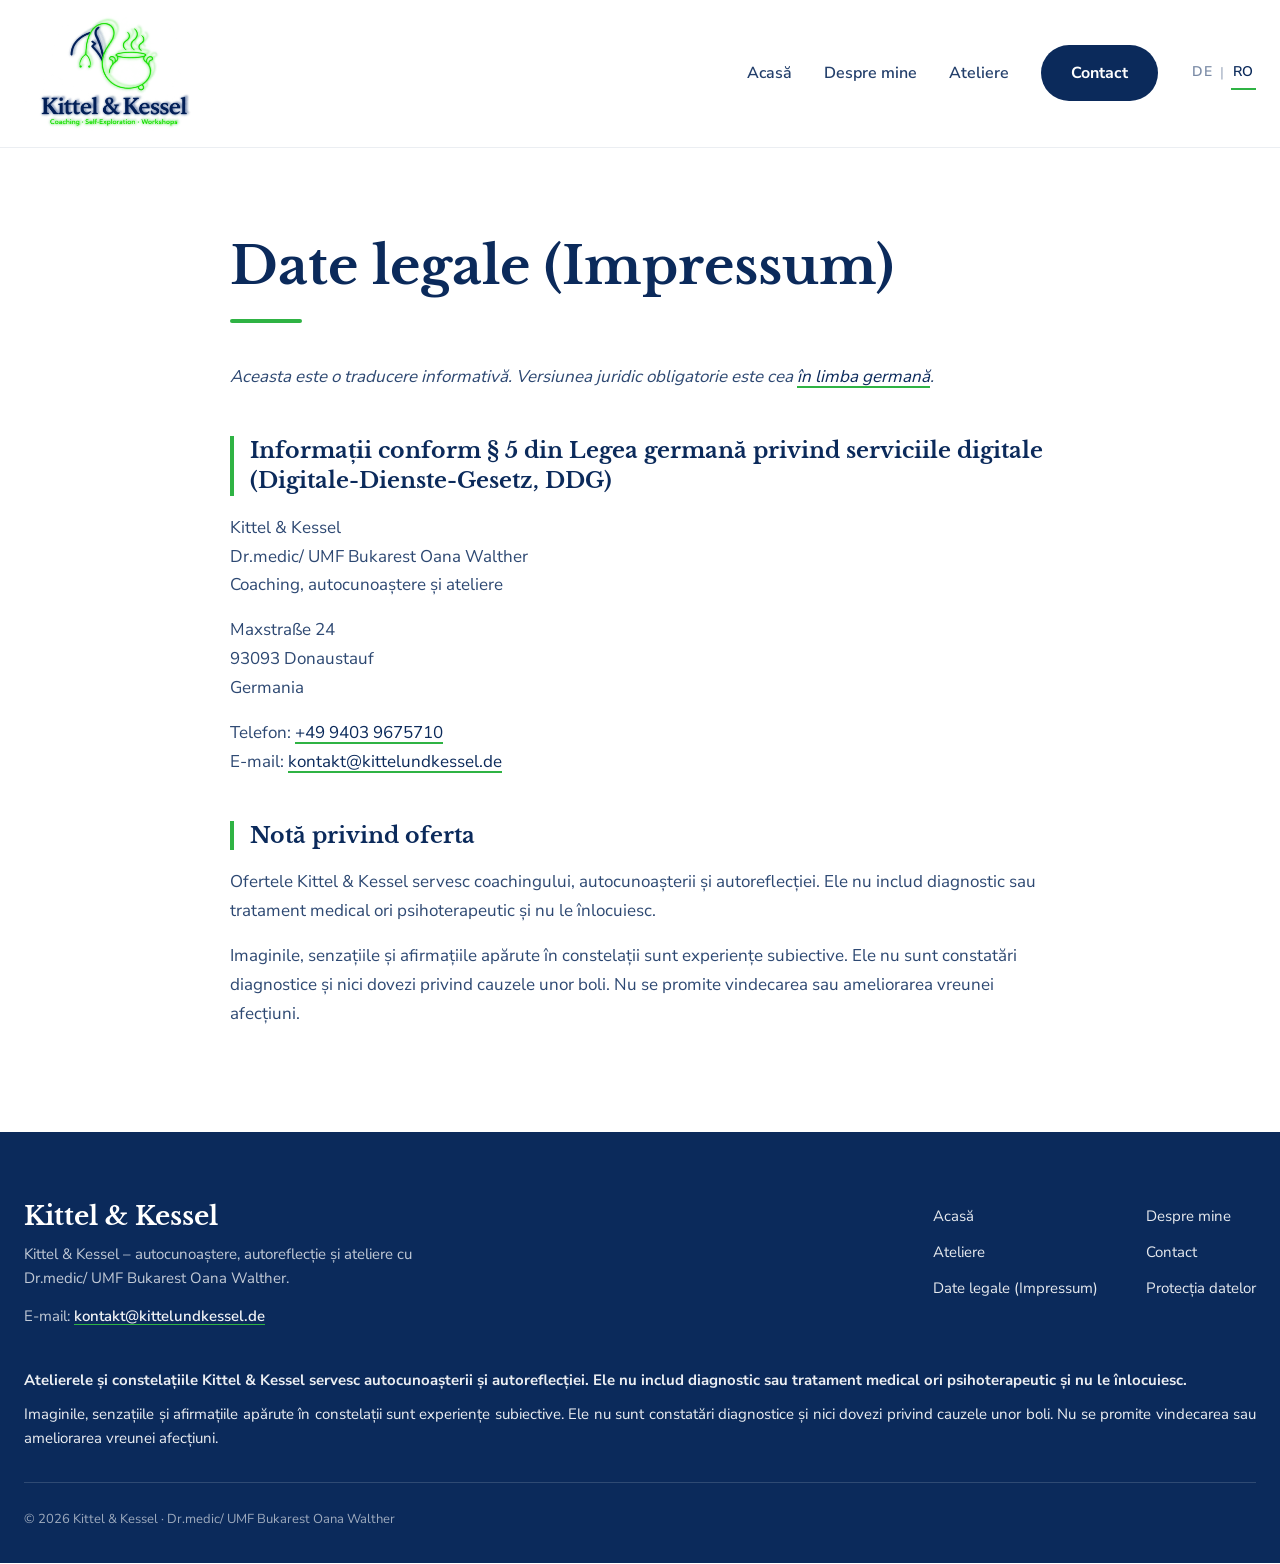
<file: ro/impressum.html>
<!doctype html>
<html lang="ro">
<head>
  <meta charset="utf-8">
  <meta name="viewport" content="width=device-width, initial-scale=1">
  <title>Date legale (Impressum)</title>
  <meta property="og:type" content="website">
  <meta property="og:title" content="Date legale (Impressum)">
  <meta property="og:locale" content="ro_RO">
  <link rel="icon" type="image/png" sizes="16x16" href="../images/favicon-16.png">
  <link rel="icon" type="image/png" sizes="32x32" href="../images/favicon-32.png">
  <link rel="preload" href="../fonts/libre-baskerville-700.woff2" as="font" type="font/woff2" crossorigin>
  <link rel="preload" href="../fonts/nunito-sans-regular.woff2" as="font" type="font/woff2" crossorigin>
  <link rel="alternate" hreflang="de" href="../impressum.html">
  <link rel="alternate" hreflang="ro" href="impressum.html">
  <link rel="stylesheet" href="../css/styles.css?v=2">
  <script>document.documentElement.classList.add('js')</script>
  <script src="../js/main.js?v=2" defer></script>
</head>
<body>
  <a href="#main-content" class="skip-link">Salt la conținut</a>

  <header class="section site-header scheme-light">
    <div class="site-header__inner">
      <a href="index.html" class="site-header__brand" aria-label="Kittel &amp; Kessel – Pagina principală">
        <img class="site-header__logo" src="../images/logo-sm.png"
             srcset="../images/logo-sm.png 350w, ../images/logo-sm2x.png 700w, ../images/logo-md.png 500w"
             sizes="180px" alt="Logo Kittel &amp; Kessel" width="180" height="120">
      </a>
      <button class="burger" aria-label="Meniu" aria-expanded="false"><span></span><span></span><span></span></button>
      <nav class="site-nav">
        <a href="index.html" class="site-nav__link">Acasă</a>
        <a href="ueber-mich.html" class="site-nav__link">Despre mine</a>
        <a href="workshops.html" class="site-nav__link">Ateliere</a>
        <a href="kontakt.html" class="btn btn--solid">Contact</a>
        <div class="lang-switch" aria-label="Alege limba"><a href="../impressum.html" hreflang="de" lang="de">DE</a><span aria-hidden="true">|</span><a href="impressum.html" hreflang="ro" lang="ro" aria-current="page">RO</a></div>
      </nav>
    </div>
  </header>

  <main id="main-content">
    <section class="section legal scheme-light">
      <div class="legal__inner">
        <h1 class="legal__title">Date legale (Impressum)</h1>
        <span class="bar"></span>
        <div class="legal__body">
          <p><em>Aceasta este o traducere informativă. Versiunea juridic obligatorie este cea <a href="../impressum.html" hreflang="de">în limba germană</a>.</em></p>
          <h2>Informații conform § 5 din Legea germană privind serviciile digitale (Digitale-Dienste-Gesetz, DDG)</h2>
          <p>Kittel &amp; Kessel
Dr.medic/ UMF Bukarest Oana Walther
Coaching, autocunoaștere și ateliere</p>
          <p>Maxstraße 24
93093 Donaustauf
Germania</p>
          <p>Telefon: <a href="tel:+4994039675710">+49 9403 9675710</a>
E-mail: <a href="mailto:kontakt@kittelundkessel.de">kontakt@kittelundkessel.de</a></p>
          <h2>Notă privind oferta</h2>
          <p>Ofertele Kittel &amp; Kessel servesc coachingului, autocunoașterii și autoreflecției. Ele nu includ diagnostic sau tratament medical ori psihoterapeutic și nu le înlocuiesc.</p>
          <p>Imaginile, senzațiile și afirmațiile apărute în constelații sunt experiențe subiective. Ele nu sunt constatări diagnostice și nici dovezi privind cauzele unor boli. Nu se promite vindecarea sau ameliorarea vreunei afecțiuni.</p>
        </div>
      </div>
    </section>
  </main>

  <footer class="section site-footer scheme-dark">
    <div class="site-footer__inner">
      <div class="site-footer__brand">
        <span class="site-footer__name">Kittel &amp; Kessel</span>
        <p class="site-footer__tag">Kittel &amp; Kessel – autocunoaștere, autoreflecție și ateliere cu <span class="nowrap">Dr.medic/ UMF Bukarest Oana Walther</span>.</p>
        <p class="site-footer__contact">E-mail: <a href="mailto:kontakt@kittelundkessel.de">kontakt@kittelundkessel.de</a></p>
      </div>
      <nav class="site-footer__nav">
        <a href="index.html" class="site-footer__link">Acasă</a>
        <a href="ueber-mich.html" class="site-footer__link">Despre mine</a>
        <a href="workshops.html" class="site-footer__link">Ateliere</a>
        <a href="kontakt.html" class="site-footer__link">Contact</a>
        <a href="impressum.html" class="site-footer__link">Date legale (Impressum)</a>
        <a href="datenschutz.html" class="site-footer__link">Protecția datelor</a>
      </nav>
    </div>
    <div class="site-footer__hint">
      <p>Atelierele și constelațiile Kittel &amp; Kessel servesc autocunoașterii și autoreflecției. Ele nu includ diagnostic sau tratament medical ori psihoterapeutic și nu le înlocuiesc.</p>
      <p>Imaginile, senzațiile și afirmațiile apărute în constelații sunt experiențe subiective. Ele nu sunt constatări diagnostice și nici dovezi privind cauzele unor boli. Nu se promite vindecarea sau ameliorarea vreunei afecțiuni.</p>
    </div>
    <div class="site-footer__bottom">© 2026 Kittel &amp; Kessel · Dr.medic/ UMF Bukarest Oana Walther</div>
  </footer>
</body>
</html>
</file>
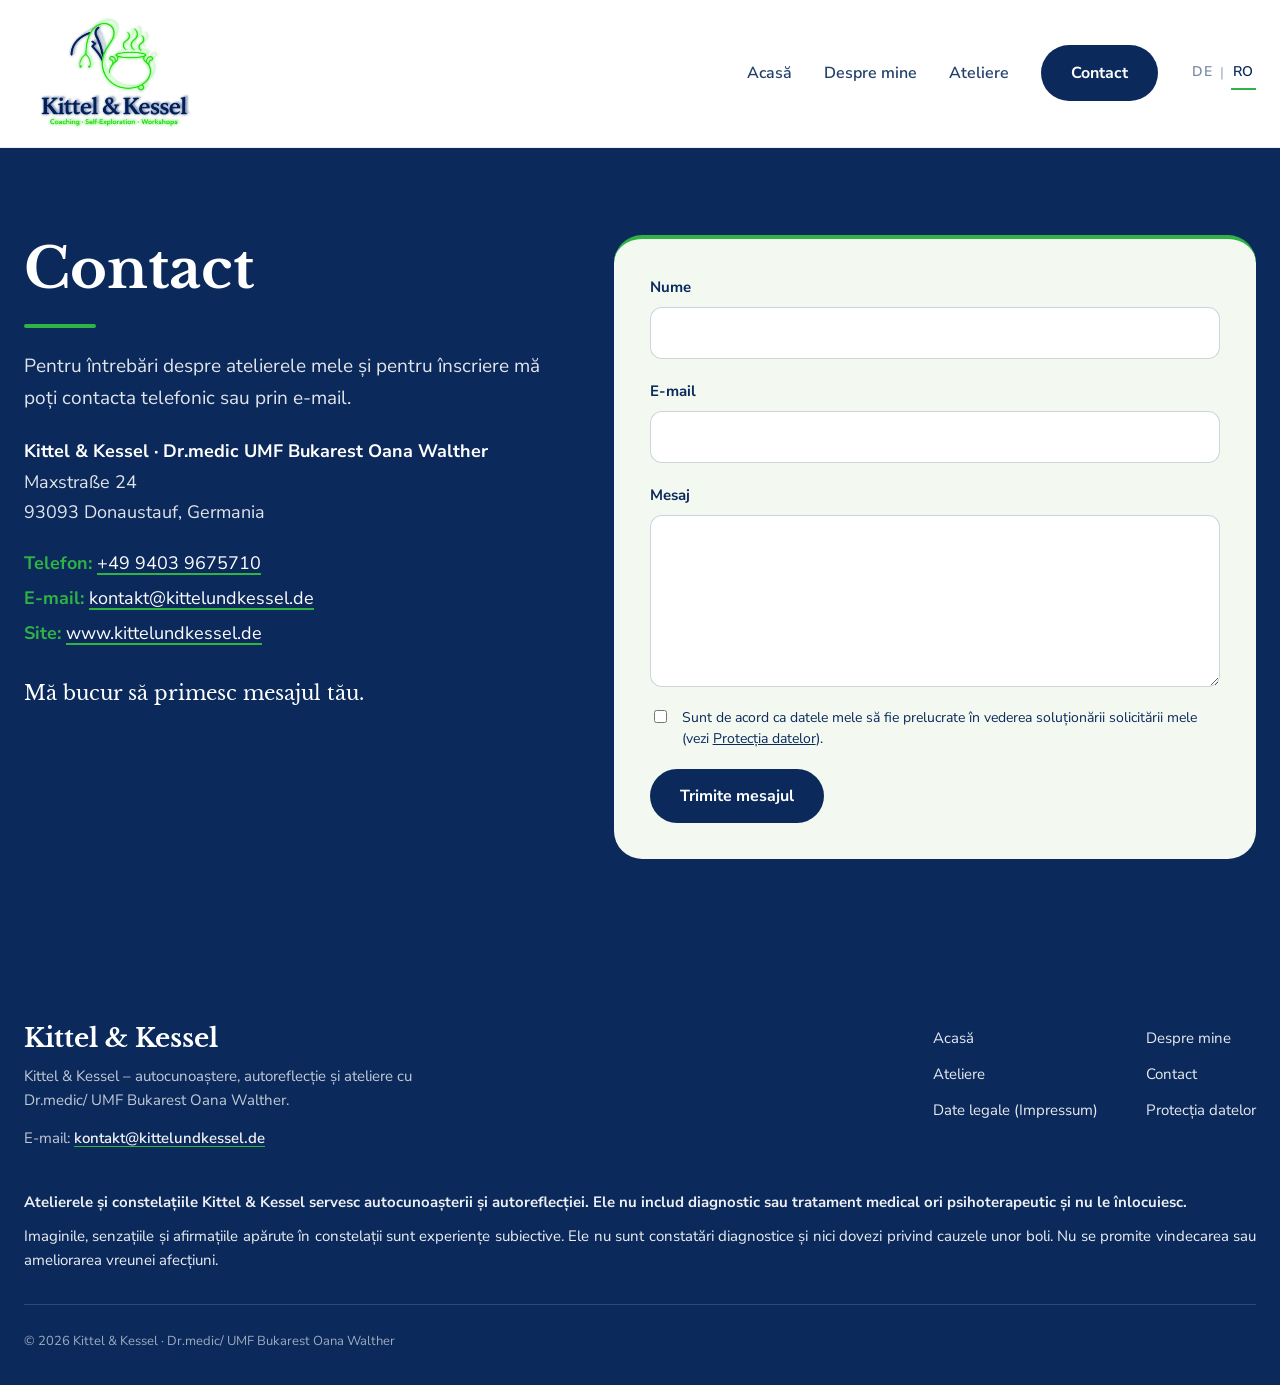
<file: ro/kontakt.html>
<!doctype html>
<html lang="ro">
<head>
  <meta charset="utf-8">
  <meta name="viewport" content="width=device-width, initial-scale=1">
  <title>Contact</title>
  <meta property="og:type" content="website">
  <meta property="og:title" content="Contact">
  <meta property="og:locale" content="ro_RO">
  <link rel="icon" type="image/png" sizes="16x16" href="../images/favicon-16.png">
  <link rel="icon" type="image/png" sizes="32x32" href="../images/favicon-32.png">
  <link rel="preload" href="../fonts/libre-baskerville-700.woff2" as="font" type="font/woff2" crossorigin>
  <link rel="preload" href="../fonts/nunito-sans-regular.woff2" as="font" type="font/woff2" crossorigin>
  <link rel="alternate" hreflang="de" href="../kontakt.html">
  <link rel="alternate" hreflang="ro" href="kontakt.html">
  <link rel="stylesheet" href="../css/styles.css?v=2">
  <script>document.documentElement.classList.add('js')</script>
  <script src="../js/main.js?v=2" defer></script>
</head>
<body>
  <a href="#main-content" class="skip-link">Salt la conținut</a>

  <header class="section site-header scheme-light">
    <div class="site-header__inner">
      <a href="index.html" class="site-header__brand" aria-label="Kittel &amp; Kessel – Pagina principală">
        <img class="site-header__logo" src="../images/logo-sm.png"
             srcset="../images/logo-sm.png 350w, ../images/logo-sm2x.png 700w, ../images/logo-md.png 500w"
             sizes="180px" alt="Logo Kittel &amp; Kessel" width="180" height="120">
      </a>
      <button class="burger" aria-label="Meniu" aria-expanded="false"><span></span><span></span><span></span></button>
      <nav class="site-nav">
        <a href="index.html" class="site-nav__link">Acasă</a>
        <a href="ueber-mich.html" class="site-nav__link">Despre mine</a>
        <a href="workshops.html" class="site-nav__link">Ateliere</a>
        <a href="kontakt.html" class="btn btn--solid">Contact</a>
        <div class="lang-switch" aria-label="Alege limba"><a href="../kontakt.html" hreflang="de" lang="de">DE</a><span aria-hidden="true">|</span><a href="kontakt.html" hreflang="ro" lang="ro" aria-current="page">RO</a></div>
      </nav>
    </div>
  </header>

  <main id="main-content">
    <section class="section contact scheme-dark">
      <div class="contact__inner">
        <div class="contact__intro">
          <h1 class="contact__title">Contact</h1>
          <span class="bar"></span>
          <p class="contact__text">Pentru întrebări despre atelierele mele și pentru înscriere mă poți contacta telefonic sau prin e-mail.</p>
          <address class="contact__address">
            <strong>Kittel &amp; Kessel · Dr.medic UMF Bukarest Oana Walther</strong>
            <span>Maxstraße 24</span>
            <span>93093 Donaustauf, Germania</span>
          </address>
          <ul class="contact__list">
            <li><span class="contact__label">Telefon:</span> <a class="contact__link" href="tel:+4994039675710">+49 9403 9675710</a></li>
            <li><span class="contact__label">E-mail:</span> <a class="contact__link" href="mailto:kontakt@kittelundkessel.de">kontakt@kittelundkessel.de</a></li>
            <li><span class="contact__label">Site:</span> <a class="contact__link" href="https://www.kittelundkessel.de">www.kittelundkessel.de</a></li>
          </ul>
          <p class="contact__closing">Mă bucur să primesc mesajul tău.</p>
        </div>
        <form class="form" novalidate>
          <label class="form__field">Nume
            <input class="form__input" name="name" autocomplete="name">
            <span class="form__error" data-error="name"></span>
          </label>
          <label class="form__field">E-mail
            <input class="form__input" name="email" type="email" autocomplete="email">
            <span class="form__error" data-error="email"></span>
          </label>
          <label class="form__field">Mesaj
            <textarea class="form__input" name="message" rows="6"></textarea>
            <span class="form__error" data-error="message"></span>
          </label>
          <div>
            <label class="form__consent"><input type="checkbox" name="consent"><span>Sunt de acord ca datele mele să fie prelucrate în vederea soluționării solicitării mele (vezi <a href="datenschutz.html">Protecția datelor</a>).</span></label>
            <span class="form__error" data-error="consent"></span>
          </div>
          <input class="form__hp" type="text" name="website" tabindex="-1" autocomplete="off" aria-hidden="true">
          <div><button type="submit" class="btn btn--solid">Trimite mesajul</button></div>
        </form>
      </div>
    </section>
  </main>

  <footer class="section site-footer scheme-dark">
    <div class="site-footer__inner">
      <div class="site-footer__brand">
        <span class="site-footer__name">Kittel &amp; Kessel</span>
        <p class="site-footer__tag">Kittel &amp; Kessel – autocunoaștere, autoreflecție și ateliere cu <span class="nowrap">Dr.medic/ UMF Bukarest Oana Walther</span>.</p>
        <p class="site-footer__contact">E-mail: <a href="mailto:kontakt@kittelundkessel.de">kontakt@kittelundkessel.de</a></p>
      </div>
      <nav class="site-footer__nav">
        <a href="index.html" class="site-footer__link">Acasă</a>
        <a href="ueber-mich.html" class="site-footer__link">Despre mine</a>
        <a href="workshops.html" class="site-footer__link">Ateliere</a>
        <a href="kontakt.html" class="site-footer__link">Contact</a>
        <a href="impressum.html" class="site-footer__link">Date legale (Impressum)</a>
        <a href="datenschutz.html" class="site-footer__link">Protecția datelor</a>
      </nav>
    </div>
    <div class="site-footer__hint">
      <p>Atelierele și constelațiile Kittel &amp; Kessel servesc autocunoașterii și autoreflecției. Ele nu includ diagnostic sau tratament medical ori psihoterapeutic și nu le înlocuiesc.</p>
      <p>Imaginile, senzațiile și afirmațiile apărute în constelații sunt experiențe subiective. Ele nu sunt constatări diagnostice și nici dovezi privind cauzele unor boli. Nu se promite vindecarea sau ameliorarea vreunei afecțiuni.</p>
    </div>
    <div class="site-footer__bottom">© 2026 Kittel &amp; Kessel · Dr.medic/ UMF Bukarest Oana Walther</div>
  </footer>
</body>
</html>
</file>
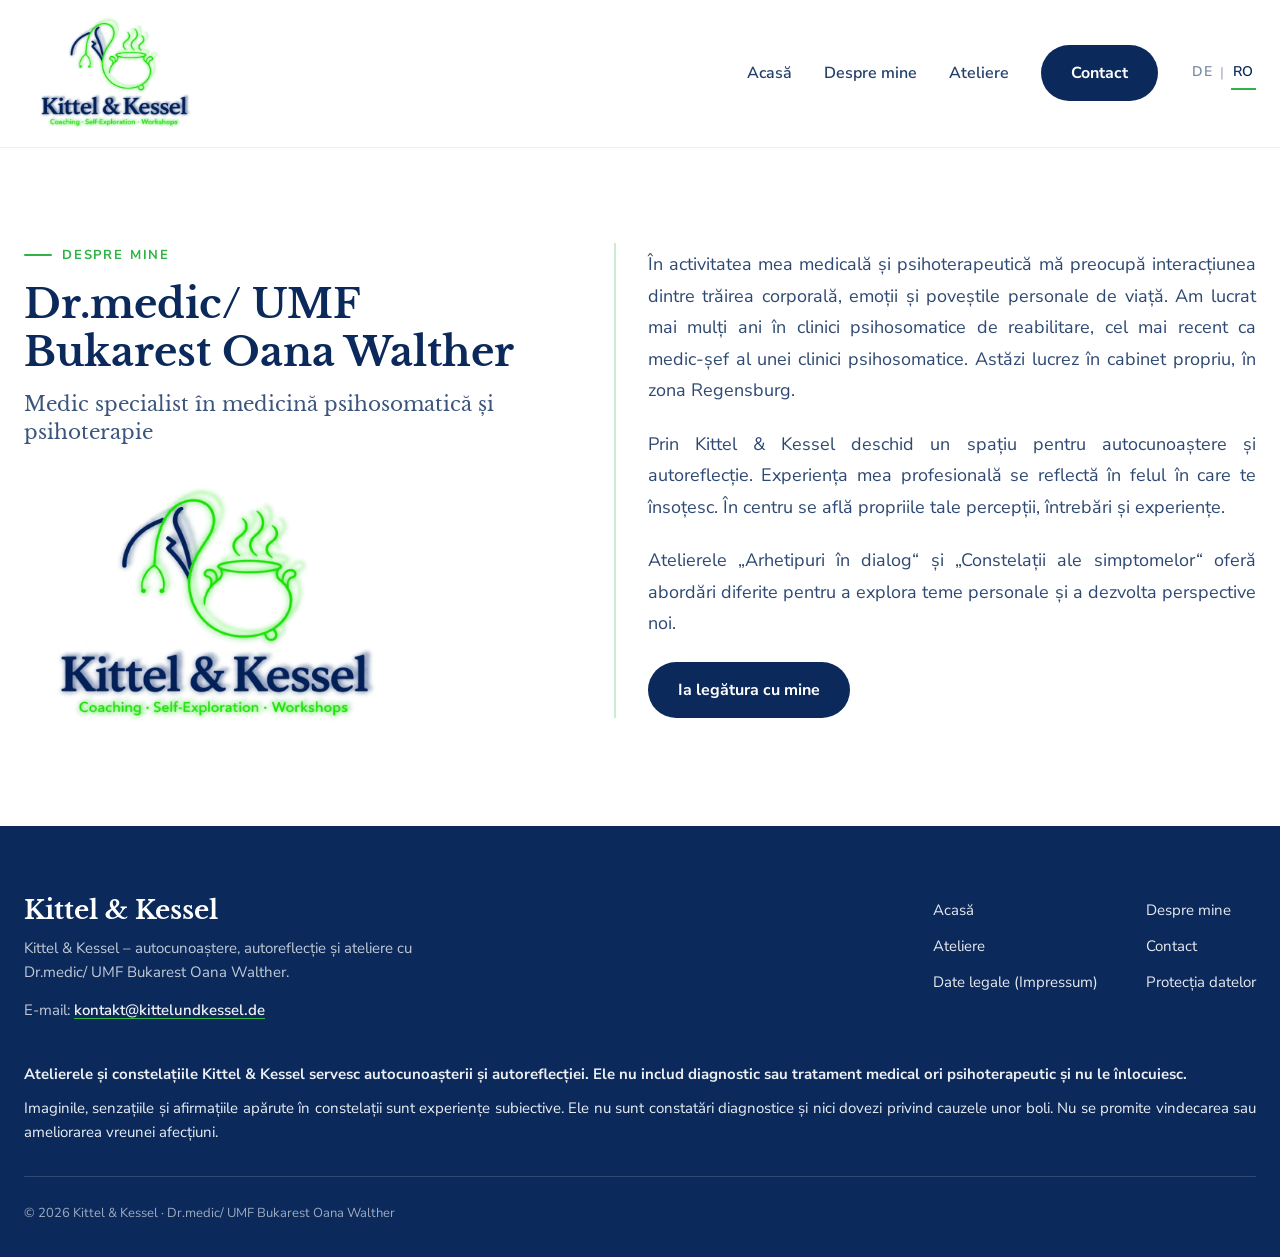
<file: ro/ueber-mich.html>
<!doctype html>
<html lang="ro">
<head>
  <meta charset="utf-8">
  <meta name="viewport" content="width=device-width, initial-scale=1">
  <title>Despre mine</title>
  <meta property="og:type" content="website">
  <meta property="og:title" content="Despre mine">
  <meta property="og:locale" content="ro_RO">
  <link rel="icon" type="image/png" sizes="16x16" href="../images/favicon-16.png">
  <link rel="icon" type="image/png" sizes="32x32" href="../images/favicon-32.png">
  <link rel="preload" href="../fonts/libre-baskerville-700.woff2" as="font" type="font/woff2" crossorigin>
  <link rel="preload" href="../fonts/nunito-sans-regular.woff2" as="font" type="font/woff2" crossorigin>
  <link rel="alternate" hreflang="de" href="../ueber-mich.html">
  <link rel="alternate" hreflang="ro" href="ueber-mich.html">
  <link rel="stylesheet" href="../css/styles.css?v=2">
  <script>document.documentElement.classList.add('js')</script>
  <script src="../js/main.js?v=2" defer></script>
</head>
<body>
  <a href="#main-content" class="skip-link">Salt la conținut</a>

  <header class="section site-header scheme-light">
    <div class="site-header__inner">
      <a href="index.html" class="site-header__brand" aria-label="Kittel &amp; Kessel – Pagina principală">
        <img class="site-header__logo" src="../images/logo-sm.png"
             srcset="../images/logo-sm.png 350w, ../images/logo-sm2x.png 700w, ../images/logo-md.png 500w"
             sizes="180px" alt="Logo Kittel &amp; Kessel" width="180" height="120">
      </a>
      <button class="burger" aria-label="Meniu" aria-expanded="false"><span></span><span></span><span></span></button>
      <nav class="site-nav">
        <a href="index.html" class="site-nav__link">Acasă</a>
        <a href="ueber-mich.html" class="site-nav__link">Despre mine</a>
        <a href="workshops.html" class="site-nav__link">Ateliere</a>
        <a href="kontakt.html" class="btn btn--solid">Contact</a>
        <div class="lang-switch" aria-label="Alege limba"><a href="../ueber-mich.html" hreflang="de" lang="de">DE</a><span aria-hidden="true">|</span><a href="ueber-mich.html" hreflang="ro" lang="ro" aria-current="page">RO</a></div>
      </nav>
    </div>
  </header>

  <main id="main-content">
    <section class="section about scheme-light">
      <div class="about__inner reveal">
        <div class="about__head">
          <div class="about__titles">
            <div class="heading">
              <span class="eyebrow">Despre mine</span>
              <h1 class="title title--l1">Dr.medic/ UMF Bukarest Oana Walther</h1>
            </div>
            <p class="about__sub">Medic specialist în medicină psihosomatică și psihoterapie</p>
          </div>
          <div class="about__logo-wrap">
            <img class="about__logo" src="../images/logo-sm2x.png"
                 srcset="../images/logo-sm.png 350w, ../images/logo-md.png 500w, ../images/logo-sm2x.png 700w, ../images/logo-md2x.png 1000w"
                 sizes="380px" alt="Logo Kittel &amp; Kessel" width="1280" height="853">
          </div>
        </div>
        <div class="about__body">
          <p class="about__text">În activitatea mea medicală și psihoterapeutică mă preocupă interacțiunea dintre trăirea corporală, emoții și poveștile personale de viață. Am lucrat mai mulți ani în clinici psihosomatice de reabilitare, cel mai recent ca medic-șef al unei clinici psihosomatice. Astăzi lucrez în cabinet propriu, în zona Regensburg.</p>
          <p class="about__text">Prin Kittel &amp; Kessel deschid un spațiu pentru autocunoaștere și autoreflecție. Experiența mea profesională se reflectă în felul în care te însoțesc. În centru se află propriile tale percepții, întrebări și experiențe.</p>
          <p class="about__text">Atelierele „Arhetipuri în dialog“ și „Constelații ale simptomelor“ oferă abordări diferite pentru a explora teme personale și a dezvolta perspective noi.</p>
          <div><a href="kontakt.html" class="btn btn--solid">Ia legătura cu mine</a></div>
        </div>
      </div>
    </section>
  </main>

  <footer class="section site-footer scheme-dark">
    <div class="site-footer__inner">
      <div class="site-footer__brand">
        <span class="site-footer__name">Kittel &amp; Kessel</span>
        <p class="site-footer__tag">Kittel &amp; Kessel – autocunoaștere, autoreflecție și ateliere cu <span class="nowrap">Dr.medic/ UMF Bukarest Oana Walther</span>.</p>
        <p class="site-footer__contact">E-mail: <a href="mailto:kontakt@kittelundkessel.de">kontakt@kittelundkessel.de</a></p>
      </div>
      <nav class="site-footer__nav">
        <a href="index.html" class="site-footer__link">Acasă</a>
        <a href="ueber-mich.html" class="site-footer__link">Despre mine</a>
        <a href="workshops.html" class="site-footer__link">Ateliere</a>
        <a href="kontakt.html" class="site-footer__link">Contact</a>
        <a href="impressum.html" class="site-footer__link">Date legale (Impressum)</a>
        <a href="datenschutz.html" class="site-footer__link">Protecția datelor</a>
      </nav>
    </div>
    <div class="site-footer__hint">
      <p>Atelierele și constelațiile Kittel &amp; Kessel servesc autocunoașterii și autoreflecției. Ele nu includ diagnostic sau tratament medical ori psihoterapeutic și nu le înlocuiesc.</p>
      <p>Imaginile, senzațiile și afirmațiile apărute în constelații sunt experiențe subiective. Ele nu sunt constatări diagnostice și nici dovezi privind cauzele unor boli. Nu se promite vindecarea sau ameliorarea vreunei afecțiuni.</p>
    </div>
    <div class="site-footer__bottom">© 2026 Kittel &amp; Kessel · Dr.medic/ UMF Bukarest Oana Walther</div>
  </footer>
</body>
</html>
</file>
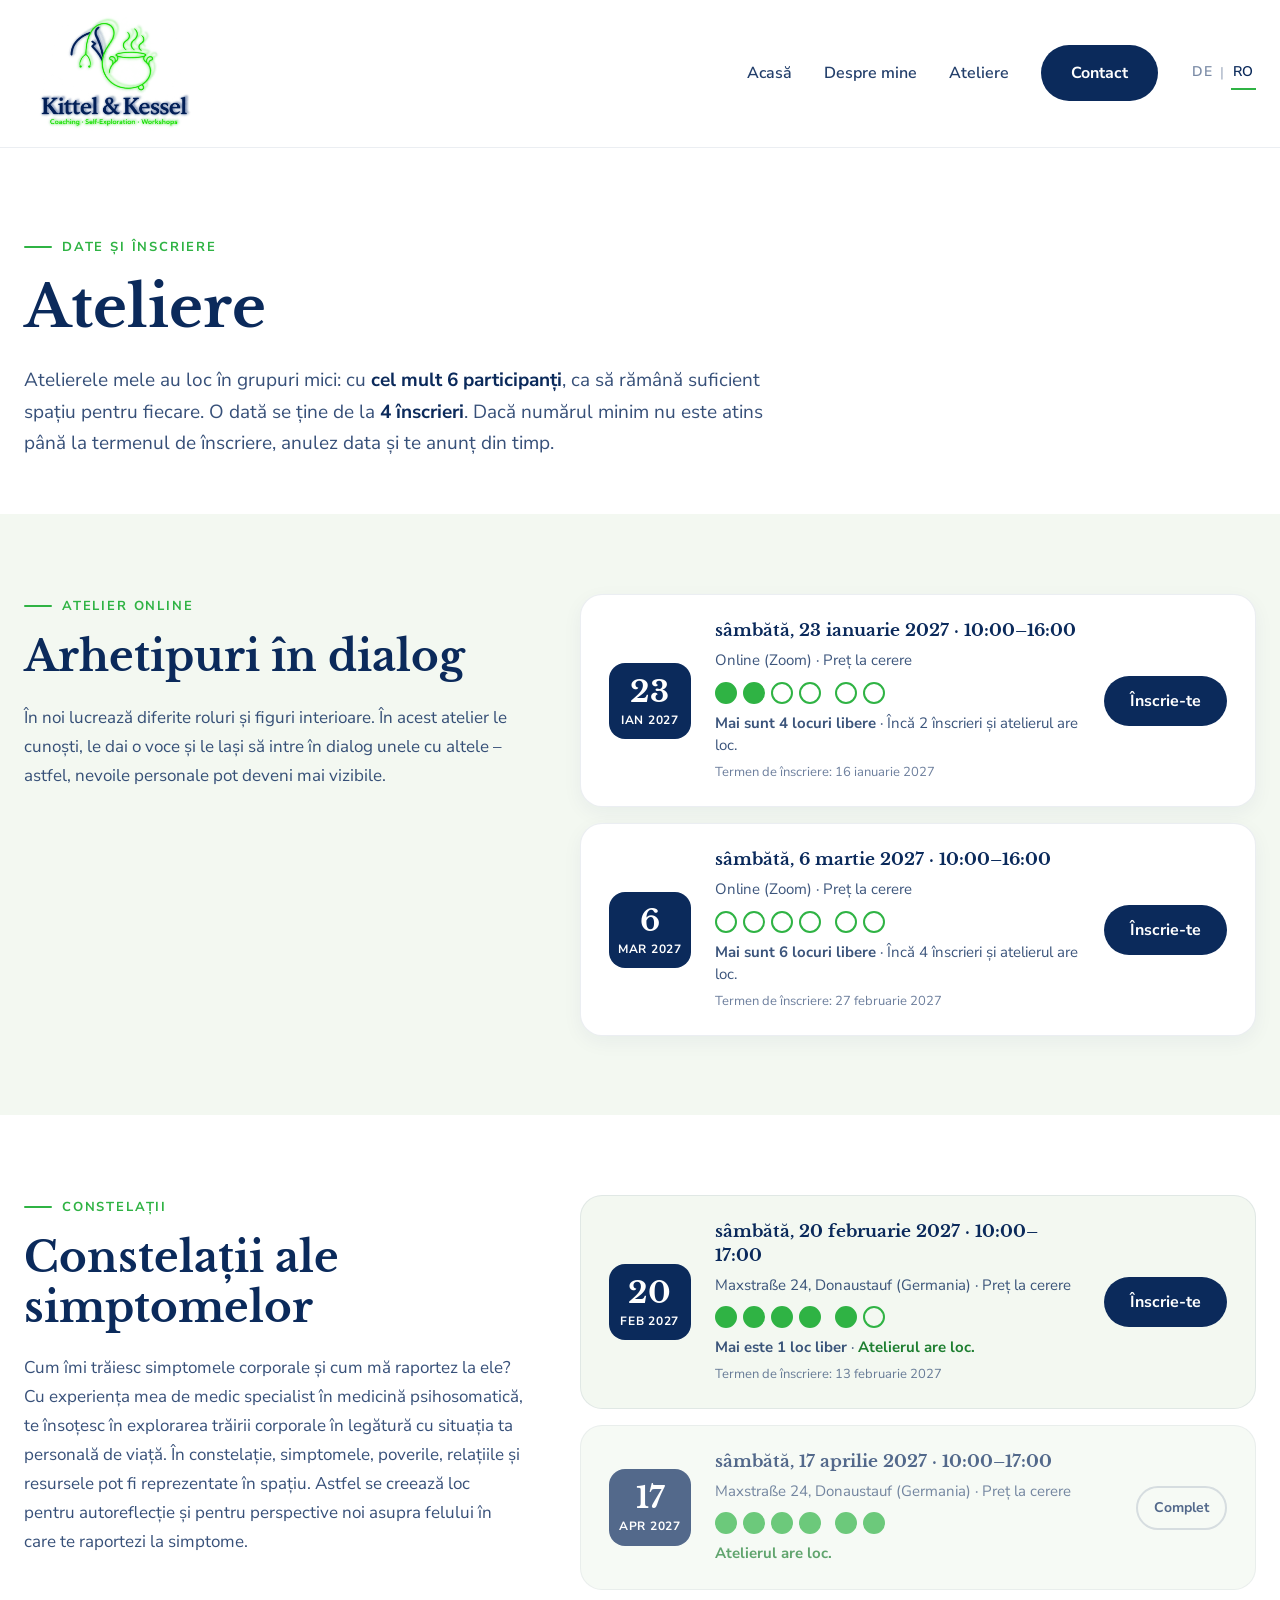
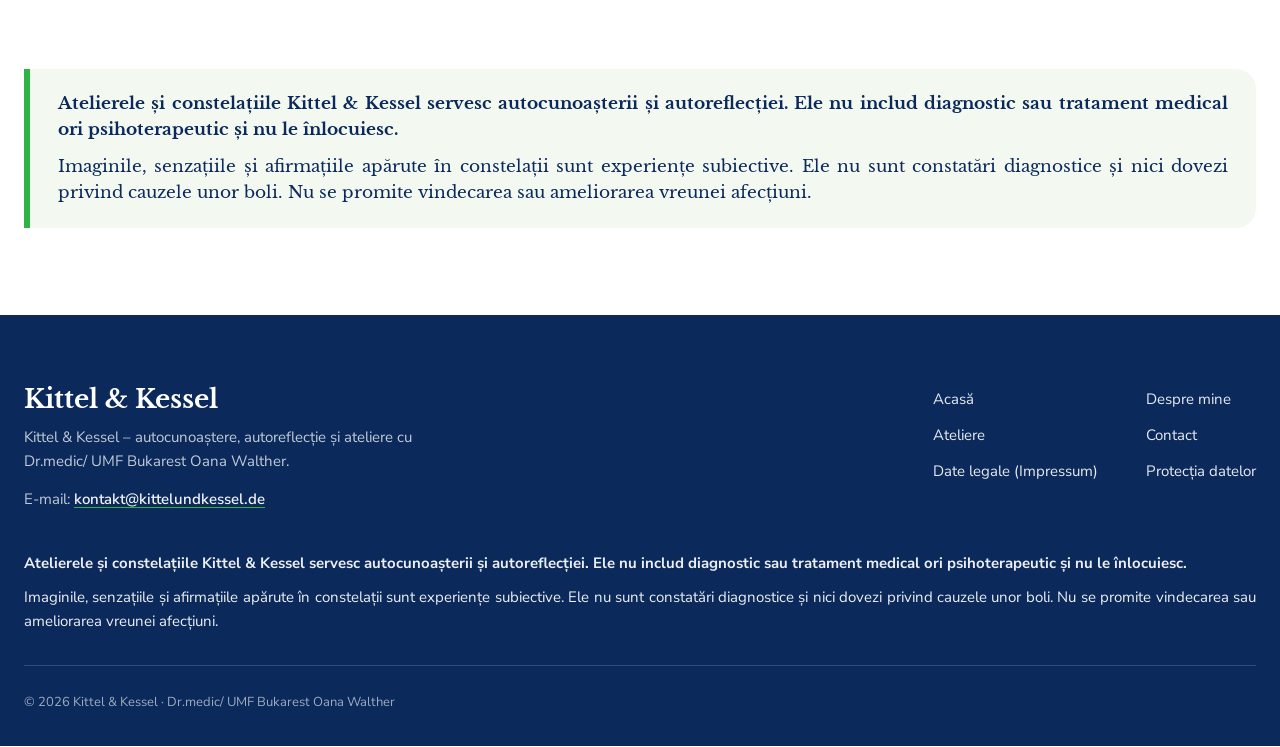
<file: ro/workshops.html>
<!doctype html>
<html lang="ro">
<head>
  <meta charset="utf-8">
  <meta name="viewport" content="width=device-width, initial-scale=1">
  <title>Ateliere și date</title>
  <meta property="og:type" content="website">
  <meta property="og:title" content="Ateliere și date">
  <meta property="og:locale" content="ro_RO">
  <link rel="icon" type="image/png" sizes="16x16" href="../images/favicon-16.png">
  <link rel="icon" type="image/png" sizes="32x32" href="../images/favicon-32.png">
  <link rel="preload" href="../fonts/libre-baskerville-700.woff2" as="font" type="font/woff2" crossorigin>
  <link rel="preload" href="../fonts/nunito-sans-regular.woff2" as="font" type="font/woff2" crossorigin>
  <link rel="alternate" hreflang="de" href="../workshops.html">
  <link rel="alternate" hreflang="ro" href="workshops.html">
  <link rel="stylesheet" href="../css/styles.css?v=2">
  <script>document.documentElement.classList.add('js')</script>
  <script src="../js/main.js?v=2" defer></script>
  <script src="../js/courses-data.js?v=2" defer></script>
  <script src="../js/booking.js?v=2" defer></script>
</head>
<body>
  <a href="#main-content" class="skip-link">Salt la conținut</a>

  <header class="section site-header scheme-light">
    <div class="site-header__inner">
      <a href="index.html" class="site-header__brand" aria-label="Kittel &amp; Kessel – Pagina principală">
        <img class="site-header__logo" src="../images/logo-sm.png"
             srcset="../images/logo-sm.png 350w, ../images/logo-sm2x.png 700w, ../images/logo-md.png 500w"
             sizes="180px" alt="Logo Kittel &amp; Kessel" width="180" height="120">
      </a>
      <button class="burger" aria-label="Meniu" aria-expanded="false"><span></span><span></span><span></span></button>
      <nav class="site-nav">
        <a href="index.html" class="site-nav__link">Acasă</a>
        <a href="ueber-mich.html" class="site-nav__link">Despre mine</a>
        <a href="workshops.html" class="site-nav__link">Ateliere</a>
        <a href="kontakt.html" class="btn btn--solid">Contact</a>
        <div class="lang-switch" aria-label="Alege limba"><a href="../workshops.html" hreflang="de" lang="de">DE</a><span aria-hidden="true">|</span><a href="workshops.html" hreflang="ro" lang="ro" aria-current="page">RO</a></div>
      </nav>
    </div>
  </header>

  <main id="main-content">
    <section class="section ws-intro scheme-light">
      <div class="ws-intro__inner">
        <div class="heading reveal">
          <span class="eyebrow">Date și înscriere</span>
          <h1 class="title title--l1">Ateliere</h1>
        </div>
        <p class="ws-intro__lead reveal" style="--delay:.1s">Atelierele mele au loc în grupuri mici: cu <strong>cel mult 6 participanți</strong>, ca să rămână suficient spațiu pentru fiecare. O dată se ține de la <strong>4 înscrieri</strong>. Dacă numărul minim nu este atins până la termenul de înscriere, anulez data și te anunț din timp.</p>
        <p class="notice" data-booking-notice role="status" hidden></p>
      </div>
    </section>

    <section id="archetypen" class="section ws-block scheme-green">
      <div class="ws-block__inner">
        <div class="ws-block__info">
          <div class="heading">
            <span class="eyebrow">Atelier online</span>
            <h2 class="title title--l2">Arhetipuri în dialog</h2>
          </div>
          <p class="ws-block__text">În noi lucrează diferite roluri și figuri interioare. În acest atelier le cunoști, le dai o voce și le lași să intre în dialog unele cu altele – astfel, nevoile personale pot deveni mai vizibile.</p>
        </div>
        <div class="course-list" data-course-list="archetypen" aria-live="polite">
          <noscript><p class="course-list__empty">Pentru lista de date este nevoie de JavaScript. Pentru înscriere, scrie-mi prin <a href="kontakt.html">pagina de contact</a>.</p></noscript>
        </div>
      </div>
    </section>

    <section id="symptomaufstellungen" class="section ws-block scheme-light">
      <div class="ws-block__inner">
        <div class="ws-block__info">
          <div class="heading">
            <span class="eyebrow">Constelații</span>
            <h2 class="title title--l2">Constelații ale simptomelor</h2>
          </div>
          <p class="ws-block__text">Cum îmi trăiesc simptomele corporale și cum mă raportez la ele? Cu experiența mea de medic specialist în medicină psihosomatică, te însoțesc în explorarea trăirii corporale în legătură cu situația ta personală de viață. În constelație, simptomele, poverile, relațiile și resursele pot fi reprezentate în spațiu. Astfel se creează loc pentru autoreflecție și pentru perspective noi asupra felului în care te raportezi la simptome.</p>
        </div>
        <div class="course-list" data-course-list="symptomaufstellungen" aria-live="polite">
          <noscript><p class="course-list__empty">Pentru lista de date este nevoie de JavaScript. Pentru înscriere, scrie-mi prin <a href="kontakt.html">pagina de contact</a>.</p></noscript>
        </div>
      </div>
    </section>

    <section class="section ws-note scheme-light">
      <div class="disclaimer ws-note__inner">
        <p>Atelierele și constelațiile Kittel &amp; Kessel servesc autocunoașterii și autoreflecției. Ele nu includ diagnostic sau tratament medical ori psihoterapeutic și nu le înlocuiesc.</p>
        <p>Imaginile, senzațiile și afirmațiile apărute în constelații sunt experiențe subiective. Ele nu sunt constatări diagnostice și nici dovezi privind cauzele unor boli. Nu se promite vindecarea sau ameliorarea vreunei afecțiuni.</p>
      </div>
    </section>
  </main>

  <dialog class="booking-dialog" aria-labelledby="booking-title">
    <div class="booking-dialog__head">
      <h2 id="booking-title" class="booking-dialog__title">Înscriere</h2>
      <button type="button" class="booking-dialog__close" data-booking-close aria-label="Închide">×</button>
    </div>
    <p class="booking-dialog__summary" data-booking-summary></p>
    <form class="booking-form" novalidate>
      <label class="form__field">Nume
        <input class="form__input" name="name" autocomplete="name">
        <span class="form__error" data-error="name"></span>
      </label>
      <label class="form__field">E-mail
        <input class="form__input" name="email" type="email" autocomplete="email">
        <span class="form__error" data-error="email"></span>
      </label>
      <label class="form__field">Telefon <span class="form__optional">(opțional)</span>
        <input class="form__input" name="phone" type="tel" autocomplete="tel">
      </label>
      <label class="form__field">Mesaj <span class="form__optional">(opțional)</span>
        <textarea class="form__input" name="message" rows="3"></textarea>
      </label>
      <p class="booking-form__hint">Atelierul are loc de la 4 participanți (cel mult 6). Te rog să nu trimiți prin acest formular diagnostice, rezultate medicale sau informații detaliate despre sănătatea ta.</p>
      <div>
        <label class="form__consent"><input type="checkbox" name="consent"><span>Sunt de acord ca datele mele să fie prelucrate în vederea înscrierii (vezi <a href="datenschutz.html">Protecția datelor</a>).</span></label>
        <span class="form__error" data-error="consent"></span>
      </div>
      <input class="form__hp" type="text" name="website" tabindex="-1" autocomplete="off" aria-hidden="true">
      <span class="form__error" data-error="form" role="alert"></span>
      <div><button type="submit" class="btn btn--solid">Trimite înscrierea</button></div>
    </form>
    <div class="booking-dialog__result" data-booking-result role="status" hidden>
      <p></p>
      <button type="button" class="btn btn--outline" data-booking-close>Închide</button>
    </div>
  </dialog>

  <footer class="section site-footer scheme-dark">
    <div class="site-footer__inner">
      <div class="site-footer__brand">
        <span class="site-footer__name">Kittel &amp; Kessel</span>
        <p class="site-footer__tag">Kittel &amp; Kessel – autocunoaștere, autoreflecție și ateliere cu <span class="nowrap">Dr.medic/ UMF Bukarest Oana Walther</span>.</p>
        <p class="site-footer__contact">E-mail: <a href="mailto:kontakt@kittelundkessel.de">kontakt@kittelundkessel.de</a></p>
      </div>
      <nav class="site-footer__nav">
        <a href="index.html" class="site-footer__link">Acasă</a>
        <a href="ueber-mich.html" class="site-footer__link">Despre mine</a>
        <a href="workshops.html" class="site-footer__link">Ateliere</a>
        <a href="kontakt.html" class="site-footer__link">Contact</a>
        <a href="impressum.html" class="site-footer__link">Date legale (Impressum)</a>
        <a href="datenschutz.html" class="site-footer__link">Protecția datelor</a>
      </nav>
    </div>
    <div class="site-footer__hint">
      <p>Atelierele și constelațiile Kittel &amp; Kessel servesc autocunoașterii și autoreflecției. Ele nu includ diagnostic sau tratament medical ori psihoterapeutic și nu le înlocuiesc.</p>
      <p>Imaginile, senzațiile și afirmațiile apărute în constelații sunt experiențe subiective. Ele nu sunt constatări diagnostice și nici dovezi privind cauzele unor boli. Nu se promite vindecarea sau ameliorarea vreunei afecțiuni.</p>
    </div>
    <div class="site-footer__bottom">© 2026 Kittel &amp; Kessel · Dr.medic/ UMF Bukarest Oana Walther</div>
  </footer>
</body>
</html>
</file>
<file: css/styles.css>
/* =========================================================
   Kittel & Kessel – hand-written stylesheet
   Values mirror the original OnePage build 1:1.
   ========================================================= */

/* ---------- Fonts ---------- */
@font-face {
  font-family: 'Libre Baskerville';
  font-style: normal;
  font-weight: 400;
  font-display: swap;
  src: url('../fonts/libre-baskerville-regular.woff2') format('woff2'),
       url('../fonts/libre-baskerville-regular.woff') format('woff');
}
@font-face {
  font-family: 'Libre Baskerville';
  font-style: normal;
  font-weight: 700;
  font-display: swap;
  src: url('../fonts/libre-baskerville-700.woff2') format('woff2'),
       url('../fonts/libre-baskerville-700.woff') format('woff');
}
@font-face {
  font-family: 'Nunito Sans';
  font-style: normal;
  font-weight: 400;
  font-display: swap;
  src: url('../fonts/nunito-sans-regular.woff2') format('woff2'),
       url('../fonts/nunito-sans-regular.woff') format('woff');
}
@font-face {
  font-family: 'Nunito Sans';
  font-style: normal;
  font-weight: 600;
  font-display: swap;
  src: url('../fonts/nunito-sans-600.woff2') format('woff2'),
       url('../fonts/nunito-sans-600.woff') format('woff');
}
@font-face {
  font-family: 'Nunito Sans';
  font-style: normal;
  font-weight: 700;
  font-display: swap;
  src: url('../fonts/nunito-sans-700.woff2') format('woff2'),
       url('../fonts/nunito-sans-700.woff') format('woff');
}

/* ---------- Design tokens ---------- */
:root {
  --white: #FFFFFF;
  --light: #F3F8F1;        /* pale green background */
  --navy: #0B2A5B;         /* primary / text */
  --navy-hover: #001D4C;   /* button hover */
  --green: #2FB344;        /* accent */

  --font-head: 'Libre Baskerville', Georgia, serif;
  --font-text: 'Nunito Sans', -apple-system, 'Segoe UI', sans-serif;

  --container: 1250px;
}

/* Colour schemes. Components use rgba(var(--text), alpha),
   exactly like the original, so text opacities match. */
.scheme-light { --text: 11, 42, 91;   --bg: 255, 255, 255; }
.scheme-green { --text: 11, 42, 91;   --bg: 243, 248, 241; }
.scheme-dark  { --text: 255, 255, 255; --bg: 11, 42, 91; }
.scheme-light, .scheme-green, .scheme-dark {
  color: rgb(var(--text));
  background: rgb(var(--bg));
}

/* ---------- Base ---------- */
*, *::before, *::after { box-sizing: border-box; }
html { -webkit-text-size-adjust: 100%; }
body {
  margin: 0;
  overflow-x: hidden;
  font-family: var(--font-text);
  font-size: 14px;
  line-height: 24px;
  -webkit-font-smoothing: antialiased;
  -moz-osx-font-smoothing: grayscale;
}
img { max-width: none; }
.section { position: relative; width: 100%; margin-top: -1px; }

.skip-link {
  position: fixed;
  top: -100%;
  left: 16px;
  z-index: 999999;
  padding: 8px 16px;
  background: #000;
  color: #fff;
  font-family: -apple-system, BlinkMacSystemFont, 'Segoe UI', 'Noto Sans', Helvetica, Arial, sans-serif;
  font-size: 14px;
  font-weight: 600;
  text-decoration: none;
  border-radius: 0 0 4px 4px;
  outline: 2px solid #fff;
  outline-offset: 2px;
  transition: top .1s ease;
}
.skip-link:focus-visible { top: 8px; }

/* ---------- Section heading (eyebrow + title) ---------- */
.heading { display: flex; flex-direction: column; gap: 14px; }
.eyebrow {
  display: inline-flex;
  align-items: center;
  gap: 10px;
  font-family: var(--font-text);
  font-weight: 700;
  font-size: 13px;
  letter-spacing: 0.14em;
  text-transform: uppercase;
  color: var(--green);
}
.eyebrow::before {
  content: "";
  width: 28px;
  height: 2px;
  background: var(--green);
  border-radius: 2px;
}
.title {
  margin: 0;
  font-family: var(--font-head);
  font-weight: 700;
  letter-spacing: 0;
  color: rgb(var(--text));
  line-height: 1.18;
  text-wrap: balance;
}
.title--l1 { font-size: clamp(36px, 5vw, 58px); }
.title--l2 { font-size: clamp(28px, 3.6vw, 42px); }

/* ---------- Buttons ---------- */
.btn {
  display: inline-flex;
  align-items: center;
  justify-content: center;
  gap: 8px;
  padding: 14px 28px;
  border-radius: 999px;
  font-family: var(--font-text);
  font-weight: 700;
  font-size: 16px;
  letter-spacing: 0;
  text-decoration: none;
  border: 2px solid transparent;
  cursor: pointer;
  transition: transform .2s ease, background-color .2s ease, color .2s ease;
}
.btn:hover { transform: translateY(-2px); }
.btn:disabled { opacity: .6; cursor: default; transform: none; }
.btn--solid { background: var(--navy); color: #fff; }
.btn--solid:hover { background: var(--navy-hover); color: #fff; }
.btn--outline { background: transparent; color: var(--navy); border-color: var(--green); }
.btn--outline:hover { background: var(--light); }

/* ---------- Header ---------- */
.site-header {
  padding: 14px 24px;
  border-bottom: 1px solid rgba(var(--text), 0.08);
  position: relative;
  z-index: 10;
}
.site-header__inner {
  max-width: var(--container);
  margin: 0 auto;
  display: flex;
  align-items: center;
  justify-content: space-between;
  gap: 24px;
}
.site-header__brand { display: block; height: 120px; }
.site-header__logo { height: 100%; width: auto; display: block; object-fit: contain; }
.site-nav { display: flex; align-items: center; gap: 32px; }
.site-nav__link {
  color: rgba(var(--text), 0.9);
  text-decoration: none;
  font-family: var(--font-text);
  font-weight: 600;
  font-size: 16px;
  position: relative;
  padding: 4px 0;
}
.site-nav__link::after {
  content: "";
  position: absolute;
  left: 0;
  right: 100%;
  bottom: 0;
  height: 2px;
  background: var(--green);
  transition: right .25s ease;
}
.site-nav__link:hover::after { right: 0; }
.lang-switch {
  display: flex;
  align-items: center;
  gap: 6px;
  font-family: var(--font-text);
  font-weight: 600;
  font-size: 14px;
  letter-spacing: .04em;
}
.lang-switch span { color: rgba(var(--text), 0.35); }
.lang-switch a {
  color: rgba(var(--text), 0.55);
  text-decoration: none;
  padding: 4px 2px;
  border-bottom: 2px solid transparent;
  transition: color .2s ease;
}
.lang-switch a:hover { color: rgb(var(--text)); }
.lang-switch a[aria-current="page"] {
  color: rgb(var(--text));
  border-bottom-color: var(--green);
}
.burger {
  display: none;
  background: none;
  border: 0;
  cursor: pointer;
  padding: 8px;
  flex-direction: column;
  gap: 5px;
}
.burger span { display: block; width: 24px; height: 2px; background: rgb(var(--text)); }

@media (max-width: 860px) {
  .site-header__brand { max-height: 110px; }
  .burger { display: flex; }
  .site-nav {
    display: none;
    position: absolute;
    top: 100%;
    left: 0;
    right: 0;
    flex-direction: column;
    align-items: flex-start;
    gap: 18px;
    padding: 24px;
    background: var(--white);
    border-bottom: 1px solid #0B2A5B14;
  }
  .site-nav.is-open { display: flex; }
}

/* ---------- Disclaimer boxes (hero + workshops) ---------- */
.disclaimer {
  background: var(--light);
  font-family: var(--font-head);
  font-weight: 700;
  color: var(--navy);
  font-size: 17px;
  line-height: 1.55;
  max-width: 900px;
  text-align: left;
}
.disclaimer p {
  margin: 0 0 10px;
  text-align: justify;
  hyphens: auto;
  -webkit-hyphens: auto;
}
.disclaimer p:last-child { margin: 0; font-weight: 400; }

/* ---------- Home: hero ---------- */
.hero { padding: 88px 24px 104px; overflow: hidden; }
.hero__inner {
  max-width: var(--container);
  margin: 0 auto;
  display: grid;
  grid-template-columns: 1fr 1fr;
  gap: 56px;
  align-items: center;
  width: 100%;
}
.hero__copy { display: flex; flex-direction: column; gap: 28px; }
.hero__lead {
  margin: 0;
  font-family: var(--font-text);
  font-size: 19px;
  line-height: 1.65;
  color: rgba(var(--text), 0.82);
  max-width: 560px;
  text-align: justify;
  text-justify: inter-word;
  hyphens: auto;
  -webkit-hyphens: auto;
}
.hero__actions { display: flex; flex-wrap: wrap; gap: 14px; }
.hero__visual { display: flex; justify-content: center; }
.hero__panel {
  position: relative;
  width: 100%;
  max-width: 620px;
  display: flex;
  align-items: center;
  justify-content: center;
}
.hero__logo { position: relative; width: 100%; height: auto; max-height: 100%; object-fit: contain; }
.hero__note {
  margin: 8px 0 0;
  padding: 18px 22px;
  border-radius: 0 16px 16px 0;
  border-left: 5px solid var(--green);
  grid-column: 1 / -1;
  justify-self: start;
}

@media (max-width: 900px) {
  .hero { padding: 56px 20px 72px; }
  .hero__inner { grid-template-columns: 1fr; gap: 48px; }
  .hero__visual { order: -1; }
  .hero__panel { max-width: 440px; }
}

/* ---------- Home: "Drei Wege nach innen" ---------- */
.ways { padding: 96px 24px; }
.ways__inner {
  max-width: var(--container);
  margin: 0 auto;
  display: flex;
  flex-direction: column;
  gap: 48px;
  width: 100%;
}
.ways__grid { display: grid; grid-template-columns: repeat(3, 1fr); gap: 24px; }
.way-card {
  height: 100%;
  padding: 36px 32px;
  border-radius: 24px;
  display: flex;
  flex-direction: column;
  gap: 14px;
  background: var(--white);
  color: var(--navy);
  border-top: 4px solid var(--green);
}
.way-card__num { font-family: var(--font-head); font-size: 15px; color: var(--green); font-weight: 700; }
.way-card__title {
  margin: 0;
  font-family: var(--font-head);
  font-size: 22px;
  line-height: 1.3;
  color: rgb(var(--text));
}
.way-card__text {
  margin: 0;
  font-family: var(--font-text);
  font-size: 16px;
  line-height: 1.65;
  color: rgba(var(--text), 0.78);
}

@media (max-width: 900px) {
  .ways { padding: 64px 20px; }
  .ways__grid { grid-template-columns: 1fr; }
}

/* ---------- Home: "Meine Workshops" ---------- */
.workshops { padding: 96px 24px; scroll-margin-top: 24px; }
.workshops__inner {
  max-width: var(--container);
  margin: 0 auto;
  width: 100%;
  display: flex;
  flex-direction: column;
  gap: 48px;
}
.workshops__grid {
  display: grid;
  grid-template-columns: repeat(2, minmax(0, 1fr));
  grid-auto-rows: auto;
  column-gap: 28px;
  row-gap: 0;
  align-items: stretch;
}
/* subgrid keeps tag / title / text / button aligned across both cards */
.workshops__cell { display: grid; grid-row: span 4; grid-template-rows: subgrid; }
.workshop-card {
  grid-row: span 4;
  display: grid;
  grid-template-rows: subgrid;
  row-gap: 16px;
  height: 100%;
  padding: 40px 36px;
  border-radius: 28px;
  background: var(--light);
  color: var(--navy);
  border-top: 4px solid var(--green);
}
.workshop-card__tag {
  min-height: 1em;
  font-family: var(--font-text);
  font-size: 12px;
  letter-spacing: .12em;
  text-transform: uppercase;
  font-weight: 700;
  color: var(--green);
}
.workshop-card__title {
  margin: 0;
  font-family: var(--font-head);
  font-size: 26px;
  line-height: 1.3;
  color: rgb(var(--text));
}
.workshop-card__text {
  margin: 0;
  align-self: start;
  font-family: var(--font-text);
  font-size: 17px;
  line-height: 1.65;
  color: rgba(var(--text), 0.8);
  text-align: justify;
  text-justify: inter-word;
  hyphens: auto;
  -webkit-hyphens: auto;
  hyphenate-limit-chars: 6 3 3;
  overflow-wrap: break-word;
}
.workshop-card__btn { margin-top: 8px; align-self: end; }
.workshops__note {
  margin: 0;
  padding: 22px 28px;
  border-left: 6px solid var(--green);
  border-radius: 0 20px 20px 0;
}

@media (max-width: 900px) {
  .workshops { padding: 64px 20px; }
  .workshops__grid { grid-template-columns: minmax(0, 1fr); row-gap: 24px; }
  .workshops__cell { grid-row: auto; display: block; }
  .workshop-card { grid-row: auto; display: flex; flex-direction: column; }
  .workshop-card__text { flex: 1; }
}

/* ---------- Über mich ---------- */
.about { padding: 96px 24px; }
.about__inner {
  max-width: var(--container);
  margin: 0 auto;
  width: 100%;
  display: grid;
  grid-template-columns: 0.9fr 1.1fr;
  gap: 64px;
  align-items: start;
}
.about__head { display: flex; flex-direction: column; gap: 32px; }
.about__titles { display: flex; flex-direction: column; gap: 14px; }
.about__titles h1 { font-size: clamp(26px, 3.1vw, 42px); line-height: 1.2; overflow-wrap: normal; }
.about__sub {
  margin: 0;
  font-family: var(--font-head);
  font-size: 20px;
  line-height: 1.4;
  color: rgba(var(--text), 0.8);
}
.about__logo-wrap { max-width: 380px; }
.about__logo { width: 100%; height: auto; display: block; object-fit: contain; }
.about__body {
  display: flex;
  flex-direction: column;
  gap: 22px;
  padding-top: 6px;
  padding-left: 32px;
  border-left: 2px solid #2FB34440;
}
.about__text {
  margin: 0;
  font-family: var(--font-text);
  font-size: 18px;
  line-height: 1.75;
  color: rgba(var(--text), 0.86);
  text-align: justify;
  text-justify: inter-word;
  hyphens: auto;
  -webkit-hyphens: auto;
}

@media (max-width: 900px) {
  .about { padding: 64px 20px; }
  .about__inner { grid-template-columns: 1fr; gap: 28px; }
  .about__body { padding-left: 20px; }
}

/* ---------- Kontakt ---------- */
.contact { padding: 88px 24px 96px; }
.contact__inner {
  max-width: var(--container);
  margin: 0 auto;
  width: 100%;
  display: grid;
  grid-template-columns: 0.9fr 1.1fr;
  gap: 64px;
  align-items: start;
}
.contact__intro { display: flex; flex-direction: column; gap: 22px; }
.contact__title {
  margin: 0;
  font-family: var(--font-head);
  font-weight: 700;
  line-height: 1.2;
  font-size: clamp(36px, 5vw, 56px);
  color: rgb(var(--text));
}
.bar { display: block; width: 72px; height: 4px; border-radius: 2px; background: var(--green); }
.contact__text {
  margin: 0;
  font-family: var(--font-text);
  font-size: 19px;
  line-height: 1.7;
  color: rgba(var(--text), 0.88);
}
.contact__address {
  display: flex;
  flex-direction: column;
  gap: 2px;
  font-style: normal;
  font-family: var(--font-text);
  font-size: 18px;
  line-height: 1.6;
  color: rgba(var(--text), 0.88);
}
.contact__address strong { font-weight: 700; color: rgb(var(--text)); }
.contact__list {
  list-style: none;
  margin: 0;
  padding: 0;
  display: flex;
  flex-direction: column;
  gap: 6px;
  font-family: var(--font-text);
  font-size: 18px;
  line-height: 1.6;
  color: rgba(var(--text), 0.88);
}
.contact__label { font-weight: 700; color: var(--green); }
.contact__link {
  color: rgb(var(--text));
  text-decoration: underline;
  text-decoration-color: var(--green);
  text-underline-offset: 4px;
  text-decoration-thickness: 2px;
  word-break: break-word;
}
.contact__link:hover { color: var(--green); }
.contact__closing {
  margin: 8px 0 0;
  font-family: var(--font-head);
  font-size: 20px;
  line-height: 1.5;
  color: rgb(var(--text));
}

.form {
  display: flex;
  flex-direction: column;
  gap: 20px;
  padding: 36px;
  border-radius: 28px;
  background: var(--light);
  border-top: 4px solid var(--green);
}
.form__field {
  display: flex;
  flex-direction: column;
  gap: 8px;
  font-family: var(--font-text);
  font-weight: 700;
  font-size: 15px;
  color: var(--navy);
}
.form__input {
  font: inherit;
  font-weight: 400;
  padding: 13px 16px;
  border-radius: 12px;
  border: 1px solid #0B2A5B33;
  background: #fff;
  color: var(--navy);
}
.form__input:focus { outline: 2px solid var(--green); }
.form__consent {
  display: flex;
  gap: 12px;
  align-items: flex-start;
  font-family: var(--font-text);
  font-size: 14px;
  line-height: 1.5;
  color: var(--navy);
}
.form__consent input { margin-top: 3px; }
.form__consent a { color: var(--navy); }
.form__error { color: #B3261E; font-size: 13px; font-weight: 400; }
.form__error:empty { display: none; }
.form__hp { position: absolute; left: -9999px; width: 1px; height: 1px; opacity: 0; }
.form__success {
  font-family: var(--font-head);
  font-size: 22px;
  line-height: 1.5;
  padding: 36px;
  border-radius: 28px;
  background: var(--light);
  border-top: 4px solid var(--green);
  margin: 0;
  color: var(--navy);
}

@media (max-width: 900px) {
  .contact { padding: 56px 20px 64px; }
  .contact__inner { grid-template-columns: 1fr; gap: 36px; }
  .form { padding: 24px; }
}

/* ---------- Legal pages (Impressum / Datenschutz) ---------- */
.legal { padding: 88px 24px 104px; }
.legal__inner {
  max-width: 820px;
  margin: 0 auto;
  width: 100%;
  display: flex;
  flex-direction: column;
}
.legal__title {
  margin: 0;
  font-family: var(--font-head);
  font-weight: 700;
  line-height: 1.2;
  letter-spacing: 0;
  font-size: clamp(34px, 5vw, 52px);
  color: var(--navy);
}
.legal .bar { margin: 22px 0 40px; }
.legal__body { display: flex; flex-direction: column; gap: 16px; }
.legal__body h2 {
  margin: 28px 0 2px;
  padding-left: 16px;
  border-left: 4px solid var(--green);
  font-family: var(--font-head);
  font-weight: 700;
  font-size: 22px;
  line-height: 1.35;
  color: var(--navy);
}
.legal__body h2:first-child { margin-top: 0; }
.legal__body p {
  margin: 0;
  font-family: var(--font-text);
  font-size: 17px;
  line-height: 1.7;
  color: rgba(var(--text), 0.86);
  white-space: pre-line;
  hyphens: auto;
  -webkit-hyphens: auto;
  overflow-wrap: anywhere;
}
.legal__body a {
  color: var(--navy);
  text-decoration: underline;
  text-decoration-color: var(--green);
  text-decoration-thickness: 2px;
  text-underline-offset: 4px;
}
.legal__body a:hover { color: var(--green); }
.legal__body .legal__stand {
  margin-top: 24px;
  padding: 14px 18px;
  border-radius: 0 12px 12px 0;
  background: var(--light);
  border-left: 4px solid var(--green);
  font-size: 15px;
  color: var(--navy);
}

@media (max-width: 900px) {
  .legal { padding: 56px 20px 72px; }
  .legal__body h2 { font-size: 20px; }
}

/* ---------- Workshops: Termine & Anmeldung ---------- */
.ws-intro { padding: 88px 24px 56px; }
.ws-intro__inner {
  max-width: var(--container);
  margin: 0 auto;
  display: flex;
  flex-direction: column;
  gap: 24px;
}
.ws-intro__lead {
  margin: 0;
  max-width: 760px;
  font-family: var(--font-text);
  font-size: 19px;
  line-height: 1.65;
  color: rgba(var(--text), 0.82);
}
.ws-intro__lead strong { color: rgb(var(--text)); }
.notice {
  margin: 0;
  max-width: 760px;
  padding: 16px 20px;
  border-radius: 0 14px 14px 0;
  border-left: 5px solid var(--green);
  background: var(--light);
  font-family: var(--font-text);
  font-size: 16px;
  line-height: 1.6;
  color: var(--navy);
}
.ws-block { padding: 80px 24px; scroll-margin-top: 24px; }
.ws-block__inner {
  max-width: var(--container);
  margin: 0 auto;
  display: grid;
  grid-template-columns: 0.85fr 1.15fr;
  gap: 56px;
  align-items: start;
}
.ws-block__info { display: flex; flex-direction: column; gap: 22px; }
.ws-block__text {
  margin: 0;
  font-family: var(--font-text);
  font-size: 17px;
  line-height: 1.7;
  color: rgba(var(--text), 0.82);
  hyphens: auto;
  -webkit-hyphens: auto;
}
.ws-note { padding: 0 24px 88px; }
.ws-note__inner {
  max-width: var(--container);
  margin: 0 auto;
  padding: 22px 28px;
  border-left: 6px solid var(--green);
  border-radius: 0 20px 20px 0;
}

.course-list { display: flex; flex-direction: column; gap: 16px; }
.course-list__empty {
  margin: 0;
  padding: 24px 28px;
  border-radius: 20px;
  background: var(--white);
  border: 1px dashed #0B2A5B33;
  font-family: var(--font-text);
  font-size: 16px;
  line-height: 1.6;
  color: var(--navy);
}
.course-list__empty a { color: var(--navy); font-weight: 700; text-decoration-color: var(--green); }
.course {
  display: grid;
  grid-template-columns: auto 1fr auto;
  gap: 24px;
  align-items: center;
  padding: 24px 28px;
  border-radius: 22px;
  background: var(--white);
  color: var(--navy);
  border: 1px solid #0B2A5B14;
  box-shadow: 0 6px 20px #0B2A5B0D;
}
.scheme-light .course { background: var(--light); box-shadow: none; }
.course.is-inactive { opacity: .7; }
.course__date {
  width: 82px;
  padding: 12px 0;
  border-radius: 16px;
  background: var(--navy);
  color: #fff;
  display: flex;
  flex-direction: column;
  align-items: center;
  line-height: 1.1;
}
.course__day { font-family: var(--font-head); font-size: 30px; font-weight: 700; }
.course__month { font-family: var(--font-text); font-size: 12px; font-weight: 700; letter-spacing: .06em; text-transform: uppercase; margin-top: 6px; }
.course__body { display: flex; flex-direction: column; gap: 6px; min-width: 0; }
.course__when { margin: 0; font-family: var(--font-head); font-size: 17px; font-weight: 700; line-height: 1.4; }
.course__meta, .course__status, .course__deadline {
  margin: 0;
  font-family: var(--font-text);
  font-size: 15px;
  line-height: 1.5;
  color: rgba(11, 42, 91, 0.8);
}
.course__deadline { font-size: 13px; color: rgba(11, 42, 91, 0.6); }
.course__status--muted { font-weight: 700; }
.course__ok { color: #1E7F31; font-weight: 700; }
.course__action { justify-self: end; }
.course__btn { padding: 12px 24px; white-space: nowrap; }
.course__badge {
  display: inline-block;
  padding: 8px 16px;
  border-radius: 999px;
  border: 2px solid #0B2A5B33;
  font-family: var(--font-text);
  font-weight: 700;
  font-size: 14px;
  white-space: nowrap;
}
.seats { display: flex; gap: 6px; margin: 4px 0 2px; }
.seats__dot {
  width: 22px;
  height: 22px;
  border-radius: 50%;
  border: 2px solid var(--green);
  background: transparent;
}
.seats__dot.is-taken { background: var(--green); }
/* small gap after the 4th seat marks the minimum number of participants */
.seats__dot.is-min { margin-right: 8px; }

.booking-dialog {
  width: min(560px, calc(100vw - 32px));
  max-height: calc(100vh - 32px);
  padding: 32px;
  border: 0;
  border-radius: 28px;
  border-top: 4px solid var(--green);
  background: var(--light);
  color: var(--navy);
  overflow: auto;
}
.booking-dialog::backdrop { background: rgba(11, 42, 91, 0.55); }
.booking-dialog__head { display: flex; justify-content: space-between; align-items: center; gap: 16px; }
.booking-dialog__title { margin: 0; font-family: var(--font-head); font-size: 28px; line-height: 1.2; }
.booking-dialog__close {
  width: 40px;
  height: 40px;
  flex: none;
  border: 0;
  border-radius: 50%;
  background: #fff;
  color: var(--navy);
  font-size: 26px;
  line-height: 1;
  cursor: pointer;
}
.booking-dialog__close:hover { background: var(--white); color: var(--green); }
.booking-dialog__summary {
  margin: 18px 0 22px;
  padding: 14px 18px;
  border-left: 4px solid var(--green);
  border-radius: 0 12px 12px 0;
  background: #fff;
  font-family: var(--font-text);
  font-size: 15px;
  line-height: 1.6;
}
.booking-form { display: flex; flex-direction: column; gap: 16px; }
.booking-form__hint { margin: 0; font-family: var(--font-text); font-size: 14px; line-height: 1.55; color: rgba(11, 42, 91, 0.75); }
.form__optional { font-weight: 400; color: rgba(11, 42, 91, 0.6); }
.booking-dialog__result { display: flex; flex-direction: column; gap: 22px; align-items: flex-start; }
.booking-dialog__result p { margin: 0; font-family: var(--font-head); font-size: 20px; line-height: 1.5; }

@media (max-width: 900px) {
  .ws-intro { padding: 56px 20px 40px; }
  .ws-block { padding: 56px 20px; }
  .ws-block__inner { grid-template-columns: 1fr; gap: 32px; }
  .ws-note { padding: 0 20px 64px; }
}
@media (max-width: 560px) {
  .course { grid-template-columns: auto 1fr; padding: 20px; gap: 16px 18px; }
  .course__date { width: 68px; }
  .course__day { font-size: 24px; }
  .course__action { grid-column: 1 / -1; justify-self: stretch; }
  .course__btn { width: 100%; }
  .booking-dialog { padding: 22px; }
}

/* ---------- Footer ---------- */
.site-footer { padding: 72px 24px 32px; }
.site-footer__inner {
  max-width: var(--container);
  margin: 0 auto;
  display: flex;
  justify-content: space-between;
  gap: 48px;
  flex-wrap: wrap;
}
.site-footer__brand { max-width: 520px; display: flex; flex-direction: column; gap: 14px; }
.site-footer__name { font-family: var(--font-head); font-size: 26px; font-weight: 700; }
.site-footer__tag {
  margin: 0;
  font-family: var(--font-text);
  font-size: 15px;
  line-height: 1.6;
  color: rgba(var(--text), 0.75);
}
.site-footer__contact {
  margin: 0;
  font-family: var(--font-text);
  font-size: 15px;
  color: rgba(var(--text), 0.75);
}
.site-footer__contact a {
  color: rgba(var(--text), 0.95);
  font-weight: 600;
  text-decoration: underline;
  text-decoration-color: var(--green);
  text-underline-offset: 3px;
}
.site-footer__contact a:hover { color: var(--green); }
.nowrap { white-space: nowrap; }
.site-footer__nav {
  display: grid;
  grid-template-columns: repeat(2, auto);
  gap: 12px 48px;
  align-content: start;
}
.site-footer__link {
  color: rgba(var(--text), 0.9);
  text-decoration: none;
  font-family: var(--font-text);
  font-size: 15px;
}
.site-footer__link:hover { color: var(--green); }
.site-footer__hint {
  max-width: var(--container);
  margin: 40px auto 0;
  display: flex;
  flex-direction: column;
  gap: 10px;
  font-family: var(--font-text);
  font-size: 15px;
  line-height: 1.6;
  color: rgba(var(--text), 0.92);
}
.site-footer__hint p { margin: 0; text-align: justify; hyphens: auto; -webkit-hyphens: auto; }
.site-footer__hint p:first-child { font-weight: 700; }
.site-footer__bottom {
  max-width: var(--container);
  margin: 32px auto 0;
  padding-top: 24px;
  border-top: 1px solid rgba(var(--text), 0.15);
  font-family: var(--font-text);
  font-size: 13px;
  color: rgba(var(--text), 0.6);
}

/* ---------- Scroll reveal (replaces framer-motion) ----------
   Only active when JS runs, so content is never hidden without it. */
.js .reveal {
  opacity: 0;
  transform: translateY(24px);
  transition: opacity .7s cubic-bezier(.22, 1, .36, 1), transform .7s cubic-bezier(.22, 1, .36, 1);
  transition-delay: var(--delay, 0s);
}
.js .reveal--scale { transform: scale(0.96); }
.js .reveal.is-visible { opacity: 1; transform: none; }
@media (prefers-reduced-motion: reduce) {
  .js .reveal { opacity: 1; transform: none; transition: none; }
}
</file>
